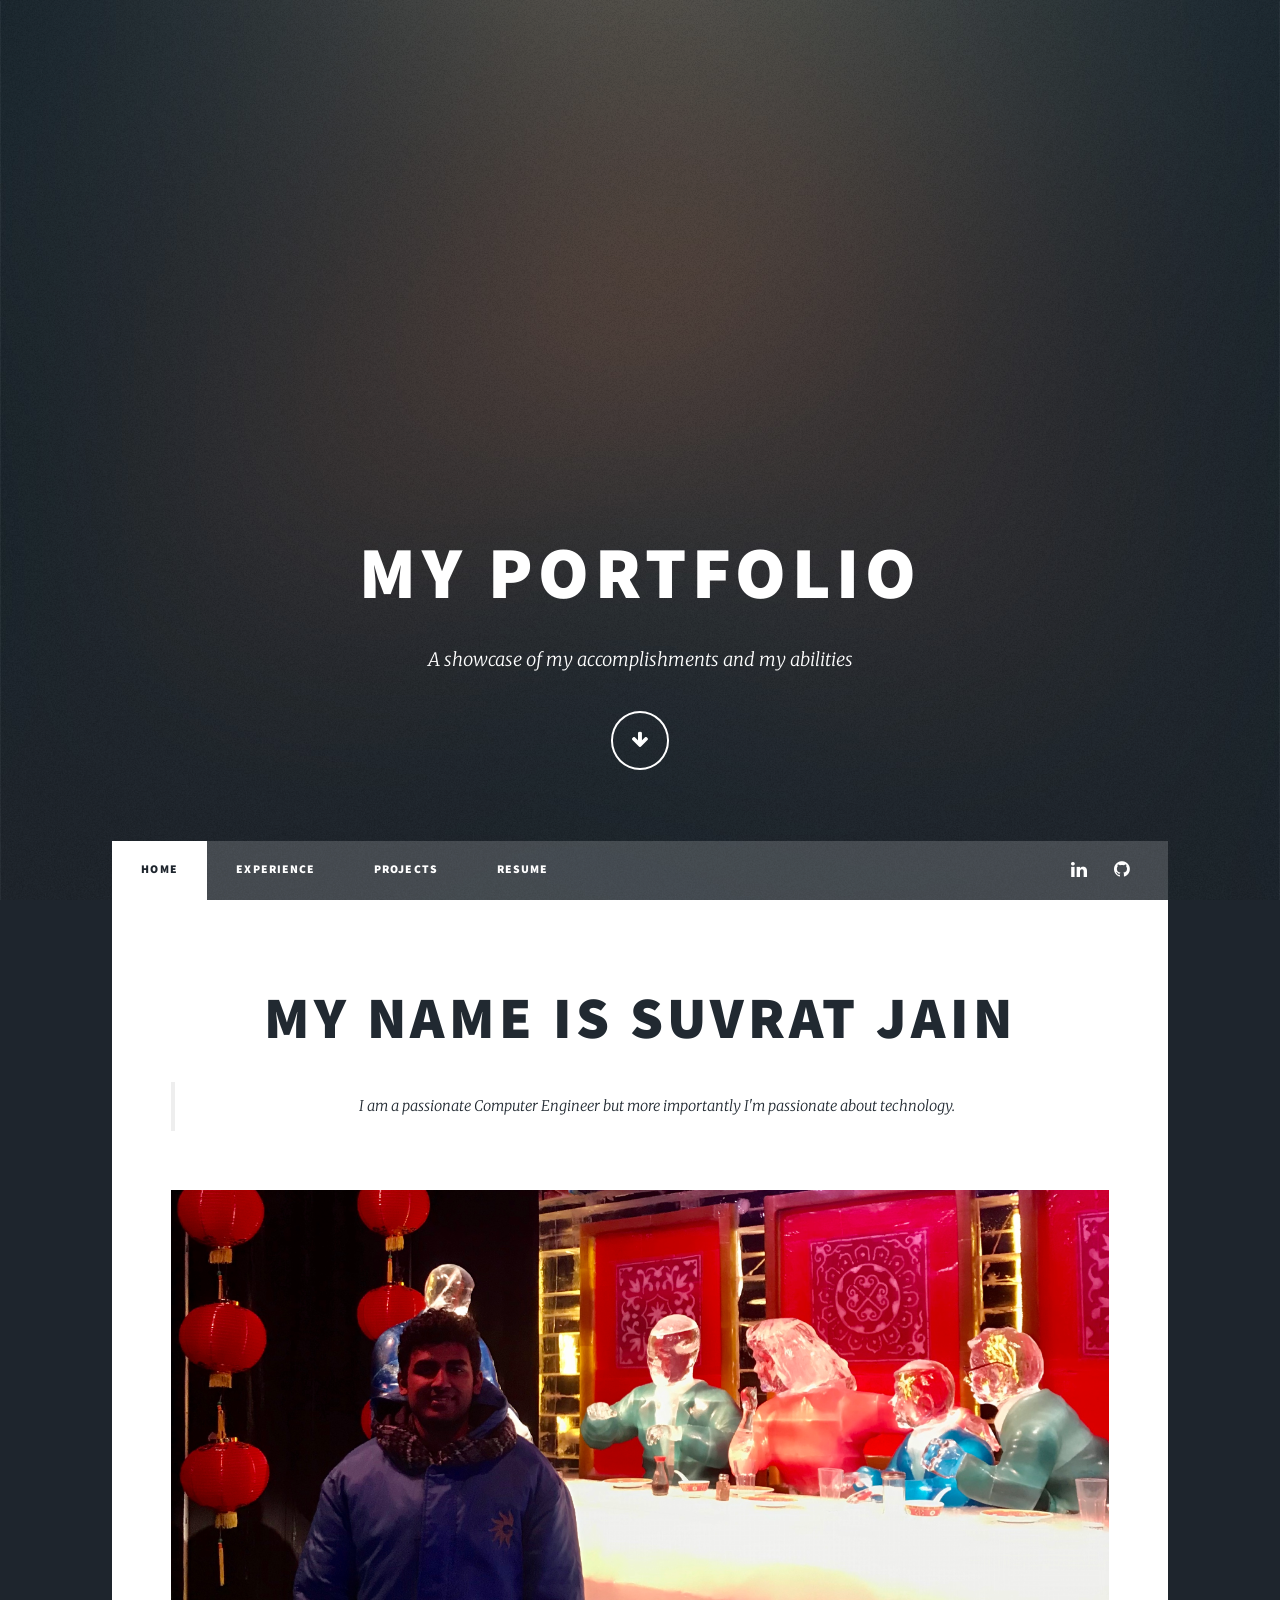
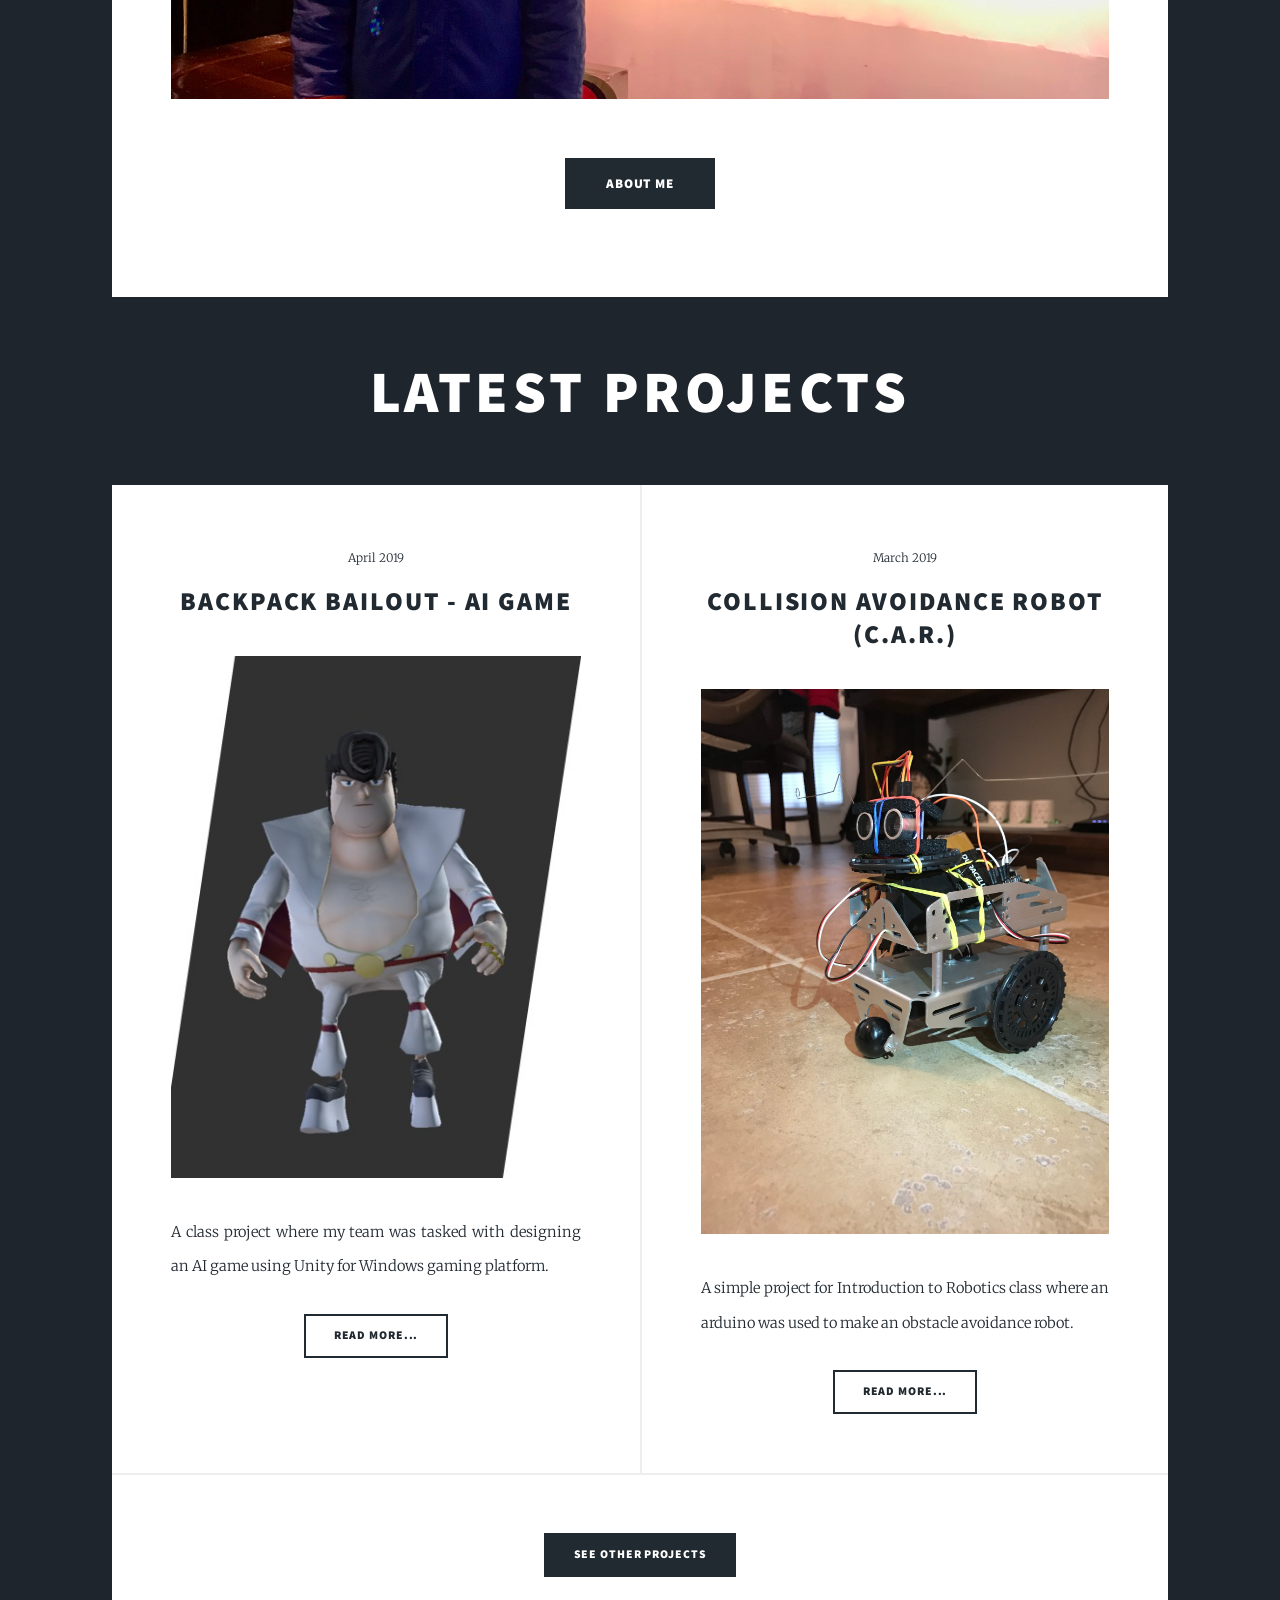
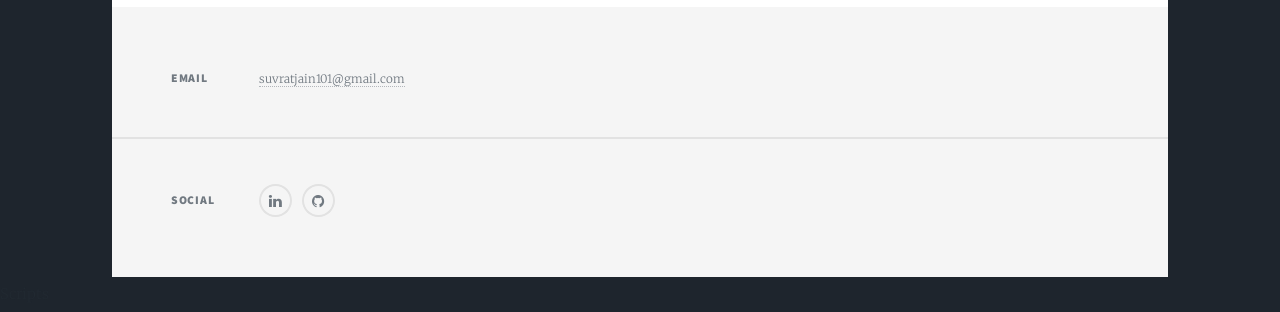
<file: index.html>
<!DOCTYPE HTML>
<!--
	My Portolfio by Suvrat Jain
	Template Credit: html5up.net | @ajlkn
-->
<html>
	<head>
		<title>My Portfolio</title>
		<meta charset="utf-8" />
		<meta name="viewport" content="width=device-width, initial-scale=1, user-scalable=no" />
		<link rel="stylesheet" href="assets/css/main.css" />
		<noscript><link rel="stylesheet" href="assets/css/noscript.css" /></noscript>
	</head>
	<body class="is-preload">

		<!-- Wrapper -->
        <div id="wrapper" class="fade-in">

            <!-- Intro -->
            <div id="intro">
                <h1>My Portfolio<br /></h1>
                <p>A showcase of my accomplishments and my abilities</p>
                <ul class="actions">
                    <li><a href="#header" class="button icon solo fa-arrow-down scrolly">Continue</a></li>
                </ul>
            </div>

            <!-- Header -->
            <header id="header">
                <a href="index.html" class="logo">Welcome</a>
            </header>

            <!-- Nav -->
            <nav id="nav">
                <ul class="links">
                    <li class="active"><a href="index.html#header">Home</a></li>
                    <li><a href="experience.html">Experience</a></li>
                    <li><a href="projects.html">Projects</a></li>
                    <li><a href="resume.html">Resume</a></li>
                </ul>
                <ul class="icons">
                    <li><a href="https://www.linkedin.com/in/suvratjain97/" class="icon fa-linkedin"><span class="label">LinkedIn</span></a></li>
                    <li><a href="https://github.com/suvratjain12" class="icon fa-github"><span class="label">GitHub</span></a></li>
                </ul>
            </nav>

            <!-- Main -->
            <div id="main">

                <!-- Featured Post -->
                <article class="post featured">
                    <header class="major">
                        <h1>My Name is Suvrat Jain<br /></h1>
                        <blockquote>
                            <center>I am a passionate Computer Engineer but more importantly I'm passionate about technology.</center>
                        </blockquote>
                    </header>
                    <a href="aboutme.html#main" class="image main"><img src="images/cover-3.jpg" alt="" align="middle" /></a>

                    <ul class="actions special">
                        <li><a href="aboutme.html#main" class="button primary large">About Me</a></li>
                    </ul>

                </article>
              </div>

                <header class="major">
                        <h1>
                            <font color="white">
                                <br />Latest Projects<br />
                            </font>
                        </h1>
                </header>

                <div id="main">
                    <section class="posts">
                        <article>
                            <header>
                                <span class="date">April 2019</span>
                                <h2>
                                    <a href="projects.html#backpack_bailout">
                                        Backpack Bailout - AI Game<br />
                                    </a>
                                </h2>
                            </header>
                            <a href="projects.html#backpack_bailout" class="image fit"><img src="images/Chad.jpg" alt="" /></a>
                            <p>
                                A class project where my team was tasked with designing an AI game using Unity for Windows gaming platform.
                            </p>
                            <ul class="actions special">
                                <li><a href="projects.html#backpack_bailout" class="button">Read More...</a></li>
                            </ul>
                        </article>

                        <article>
                            <header>
                                <span class="date">March 2019</span>
                                <h2>
                                    <a href="projects.html#collision_avoidance_robot">
                                        Collision Avoidance Robot<br />
                                        (C.A.R.)<br />
                                    </a>
                                </h2>
                            </header>
                            <a href="projects.html#collision_avoidance_robot" class="image fit"><img src="images/CAR.jpg" alt="" /></a>
                            <p>
                                A simple project for Introduction to Robotics class where an arduino was used to make an obstacle avoidance robot.
                            </p>
                            <ul class="actions special">
                                <li><a href="projects.html#collision_avoidance_robot" class="button">Read More...</a></li>
                            </ul>
                        </article>

                        <!--<article>
            <header>
                <span class="date">May 2018</span>
                <h2>
                    <a href="#">
                        Rock Paper Scissor Android Game<br />
                    </a>
                </h2>
            </header>
            <a href="#" class="image fit"><img src="images/RPSx.jpg" alt="" /></a>
            <p>
                I did this project for IEEE Power and Energy Society. The task was to simulate an electrical network and show how passive components affect the current and voltage in a circuit via water.
            </p>
            <ul class="actions special">
                <li><a href="#" class="button">Read More</a></li>
            </ul>
        </article>

        <article>
            <header>
                <span class="date">May 2018</span>
                <h2>
                    <a href="#">
                        Water Analogy of a Circuit<br />
                    </a>
                </h2>
            </header>
            <a href="#" class="image fit"><img src="images/IEEE_PCB.jpeg" alt="" /></a>
            <p>
                I did this project for IEEE Power and Energy Society. The task was to simulate an electrical network and show how passive components affect the current and voltage in a circuit via water.
            </p>
            <ul class="actions special">
                <li><a href="#" class="button">Read More</a></li>
            </ul>
        </article>-->

                    </section>


                    <!-- link to projects.html -->
                    <ul class="actions special">
                        <li><a href="projects.html" class="button primary">See Other Projects</a></li>
                    </ul>

                </div>

            <!-- Footer -->
            <footer id="footer">
                <section class="split contact">
                    <section>
                        <h3>Email</h3>
                        <p><a href="#">suvratjain101@gmail.com</a></p>
                    </section>
                    <section>
                        <h3>Social</h3>
                        <ul class="icons alt">
                            <li><a href="https://www.linkedin.com/in/suvratjain97/" class="icon alt fa-linkedin"><span class="label">LinkedIn</span></a></li>
                            <li><a href="https://github.com/suvratjain12" class="icon alt fa-github"><span class="label">GitHub</span></a></li>
                        </ul>
                    </section>
                </section>
            </footer>

        </div>

     Scripts 
            <script src="assets/js/jquery.min.js"></script>
            <script src="assets/js/jquery.scrollex.min.js"></script>
            <script src="assets/js/jquery.scrolly.min.js"></script>
            <script src="assets/js/browser.min.js"></script>
            <script src="assets/js/breakpoints.min.js"></script>
            <script src="assets/js/util.js"></script>
            <script src="assets/js/main.js"></script>

</body>
</html>
</file>
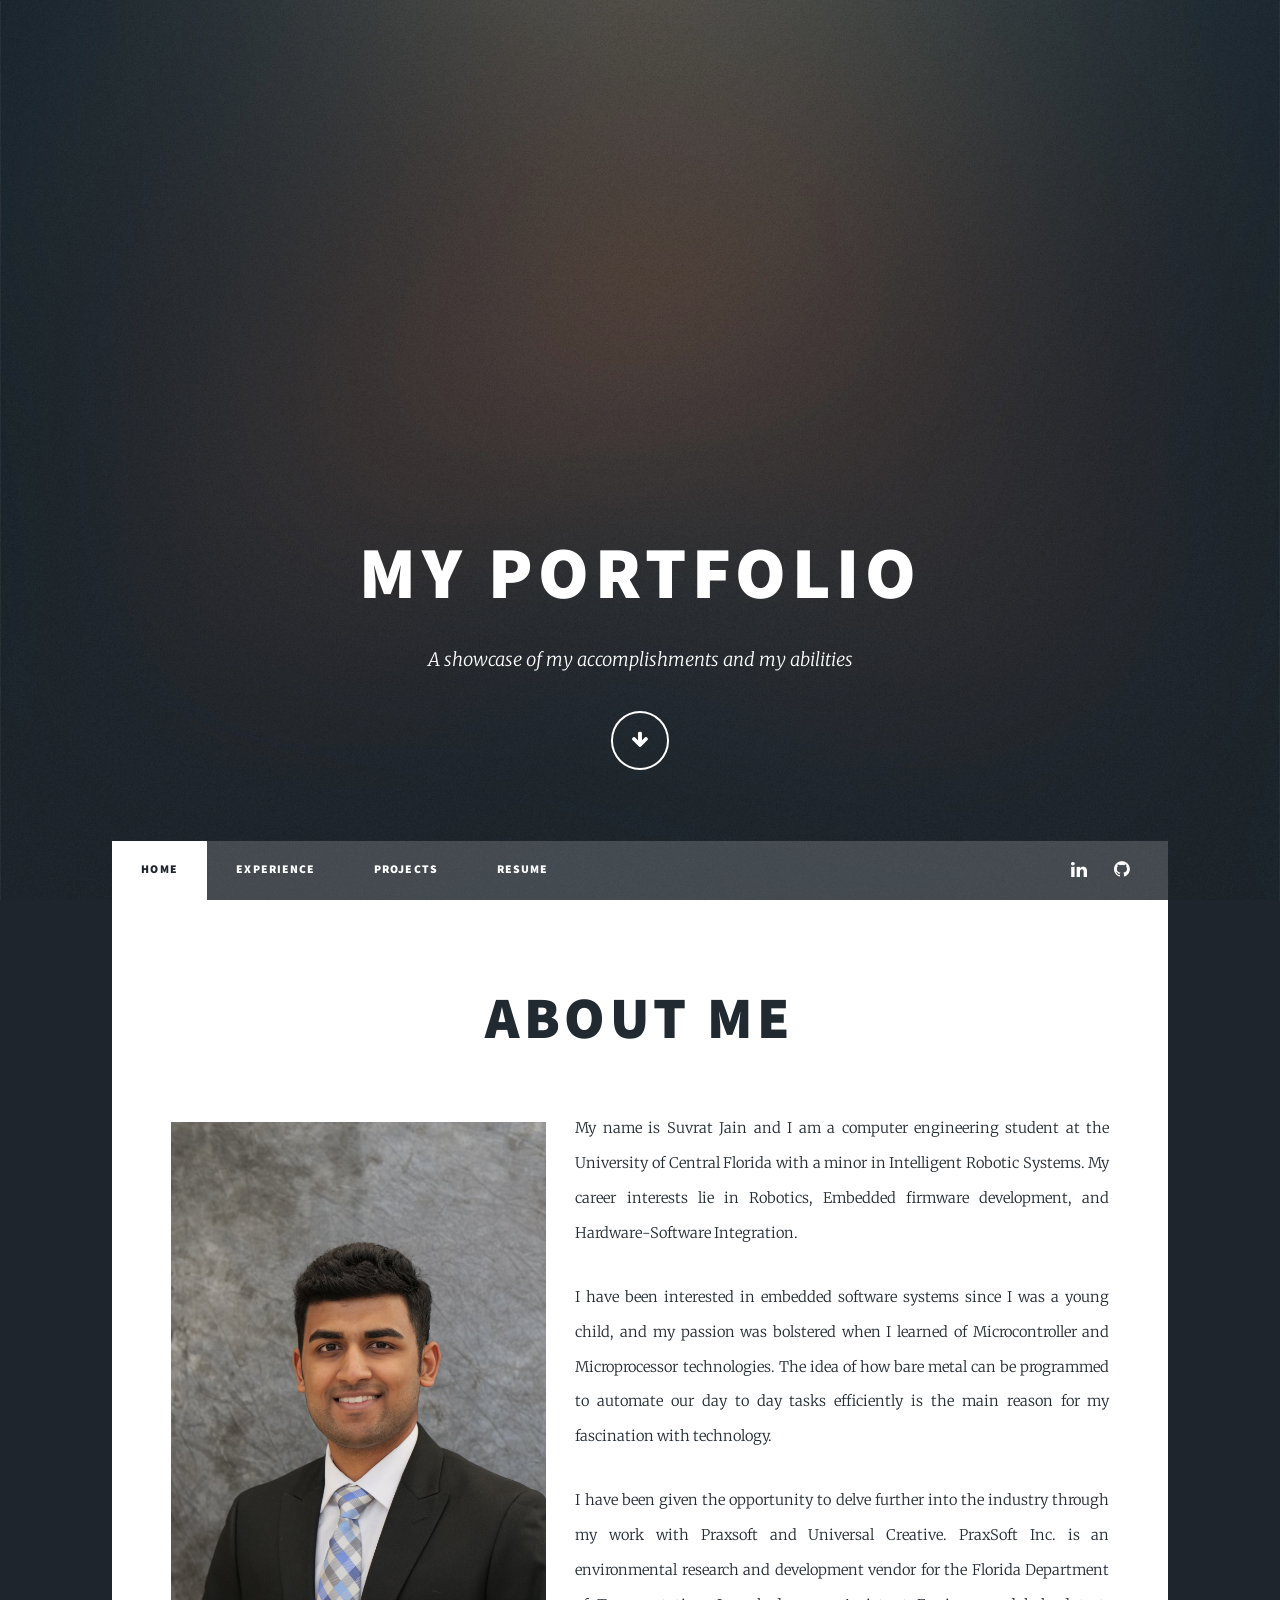
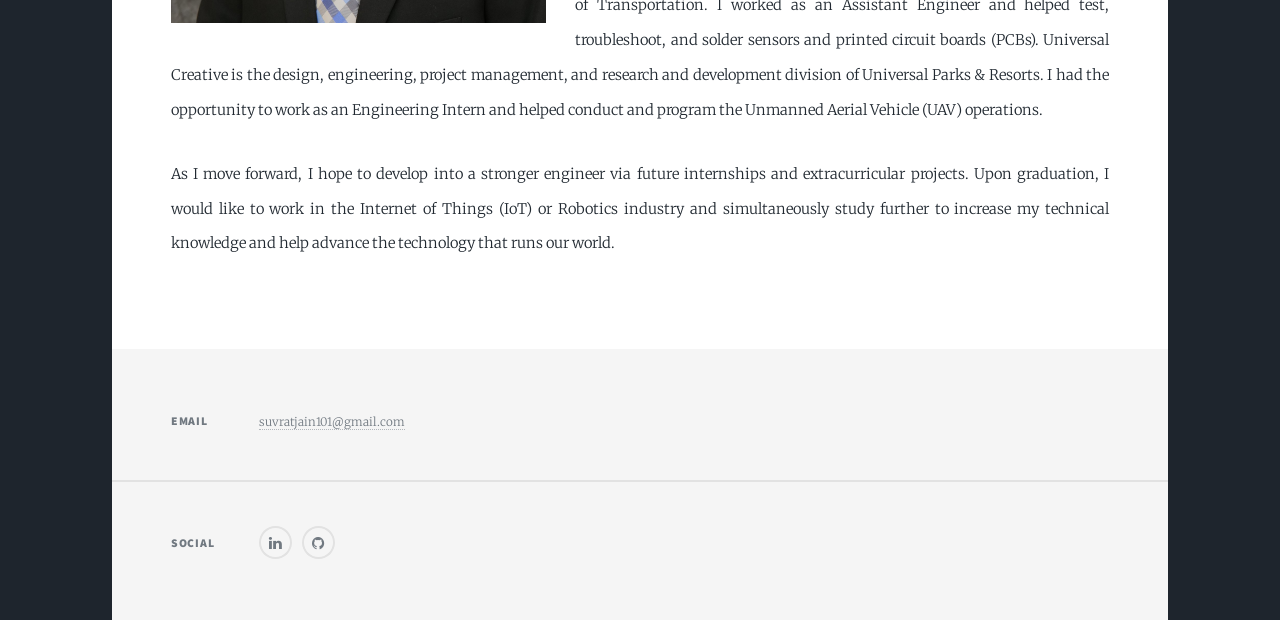
<file: aboutme.html>
﻿<!DOCTYPE HTML>
<!--
    My Portolfio by Suvrat Jain
    Template Credit: html5up.net | @ajlkn
-->
<html>
<head>
    <title>My Portfolio</title>
    <meta charset="utf-8" />
    <meta name="viewport" content="width=device-width, initial-scale=1, user-scalable=no" />
    <link rel="stylesheet" href="assets/css/main.css" />
    <noscript><link rel="stylesheet" href="assets/css/noscript.css" /></noscript>
</head>
<body class="is-preload">

    <!-- Wrapper -->
    <div id="wrapper" class="fade-in">

        <!-- Intro -->
        <div id="intro">
            <h1>My Portfolio<br /></h1>
            <p>A showcase of my accomplishments and my abilities</p>
            <ul class="actions">
                <li><a href="#header" class="button icon solo fa-arrow-down scrolly">Continue</a></li>
            </ul>
        </div>

        <!-- Header -->
        <header id="header">
            <a href="index.html" class="logo">Welcome</a>
        </header>

        <!-- Nav -->
        <nav id="nav">
            <ul class="links">
                <li class="active"><a href="index.html#header">Home</a></li>
                <li><a href="experience.html">Experience</a></li>
                <li><a href="projects.html">Projects</a></li>
                <li><a href="resume.html">Resume</a></li>
            </ul>
            <ul class="icons">
                <li><a href="https://www.linkedin.com/in/suvratjain97/" class="icon fa-linkedin"><span class="label">LinkedIn</span></a></li>
                <li><a href="https://github.com/suvratjain12" class="icon fa-github"><span class="label">GitHub</span></a></li>
            </ul>
        </nav>

        <!-- Main -->
        <div id="main">

            <!-- Featured Post -->
            <article class="post featured">
                <header class="major">
                    <h2><a href="#">About Me<br /></a></h2>
                </header>
                    <span class="image left"><img src="images/LinkedIn.jpg" alt="" /></span>
                <!-- Intro -->
                 <p>My name is Suvrat Jain and I am a computer engineering student at the University of Central Florida with a minor in Intelligent Robotic Systems. My career interests lie in Robotics, Embedded firmware development, and Hardware-Software Integration. </p>
                <!-- Paragraph 1 --> 
                 <p>I have been interested in embedded software systems since I was a young child, and my passion was bolstered when I learned of Microcontroller and Microprocessor technologies. The idea of how bare metal can be programmed to automate our day to day tasks efficiently is the main reason for my fascination with technology.</p>
                <!-- Paragraph 2  -->
                 <p>I have been given the opportunity to delve further into the industry through my work with Praxsoft and Universal Creative. PraxSoft Inc. is an environmental research and development vendor for the Florida Department of Transportation. I worked as an Assistant Engineer and helped test, troubleshoot, and solder sensors and printed circuit boards (PCBs). Universal Creative is the design, engineering, project management, and research and development division of Universal Parks & Resorts. I had the opportunity to work as an Engineering Intern and helped conduct and program the Unmanned Aerial Vehicle (UAV) operations.</p>
                <!-- The End -->
                 <p>As I move forward, I hope to develop into a stronger engineer via future internships and extracurricular projects. Upon graduation, I would like to work in the Internet of Things (IoT) or Robotics industry and simultaneously study further to increase my technical knowledge and help advance the technology that runs our world.</p>
            </article>

        </div>

        <!-- Footer -->
        <footer id="footer">
            <section class="split contact">
                <section>
                    <h3>Email</h3>
                    <p><a href="#">suvratjain101@gmail.com</a></p>
                </section>
                <section>
                    <h3>Social</h3>
                    <ul class="icons alt">
                        <li><a href="https://www.linkedin.com/in/suvratjain97/" class="icon alt fa-linkedin"><span class="label">LinkedIn</span></a></li>
                        <li><a href="https://github.com/suvratjain12" class="icon alt fa-github"><span class="label">GitHub</span></a></li>
                    </ul>
                </section>
            </section>
        </footer>

        <!-- Copyright
                    <div id="copyright">
                        <ul><li>Design: <a href="https://html5up.net">HTML5 UP</a></li></ul>
                    </div>

            </div>

        <!-- Scripts -->
        <script src="assets/js/jquery.min.js"></script>
        <script src="assets/js/jquery.scrollex.min.js"></script>
        <script src="assets/js/jquery.scrolly.min.js"></script>
        <script src="assets/js/browser.min.js"></script>
        <script src="assets/js/breakpoints.min.js"></script>
        <script src="assets/js/util.js"></script>
        <script src="assets/js/main.js"></script>

</body>
</html>
</file>
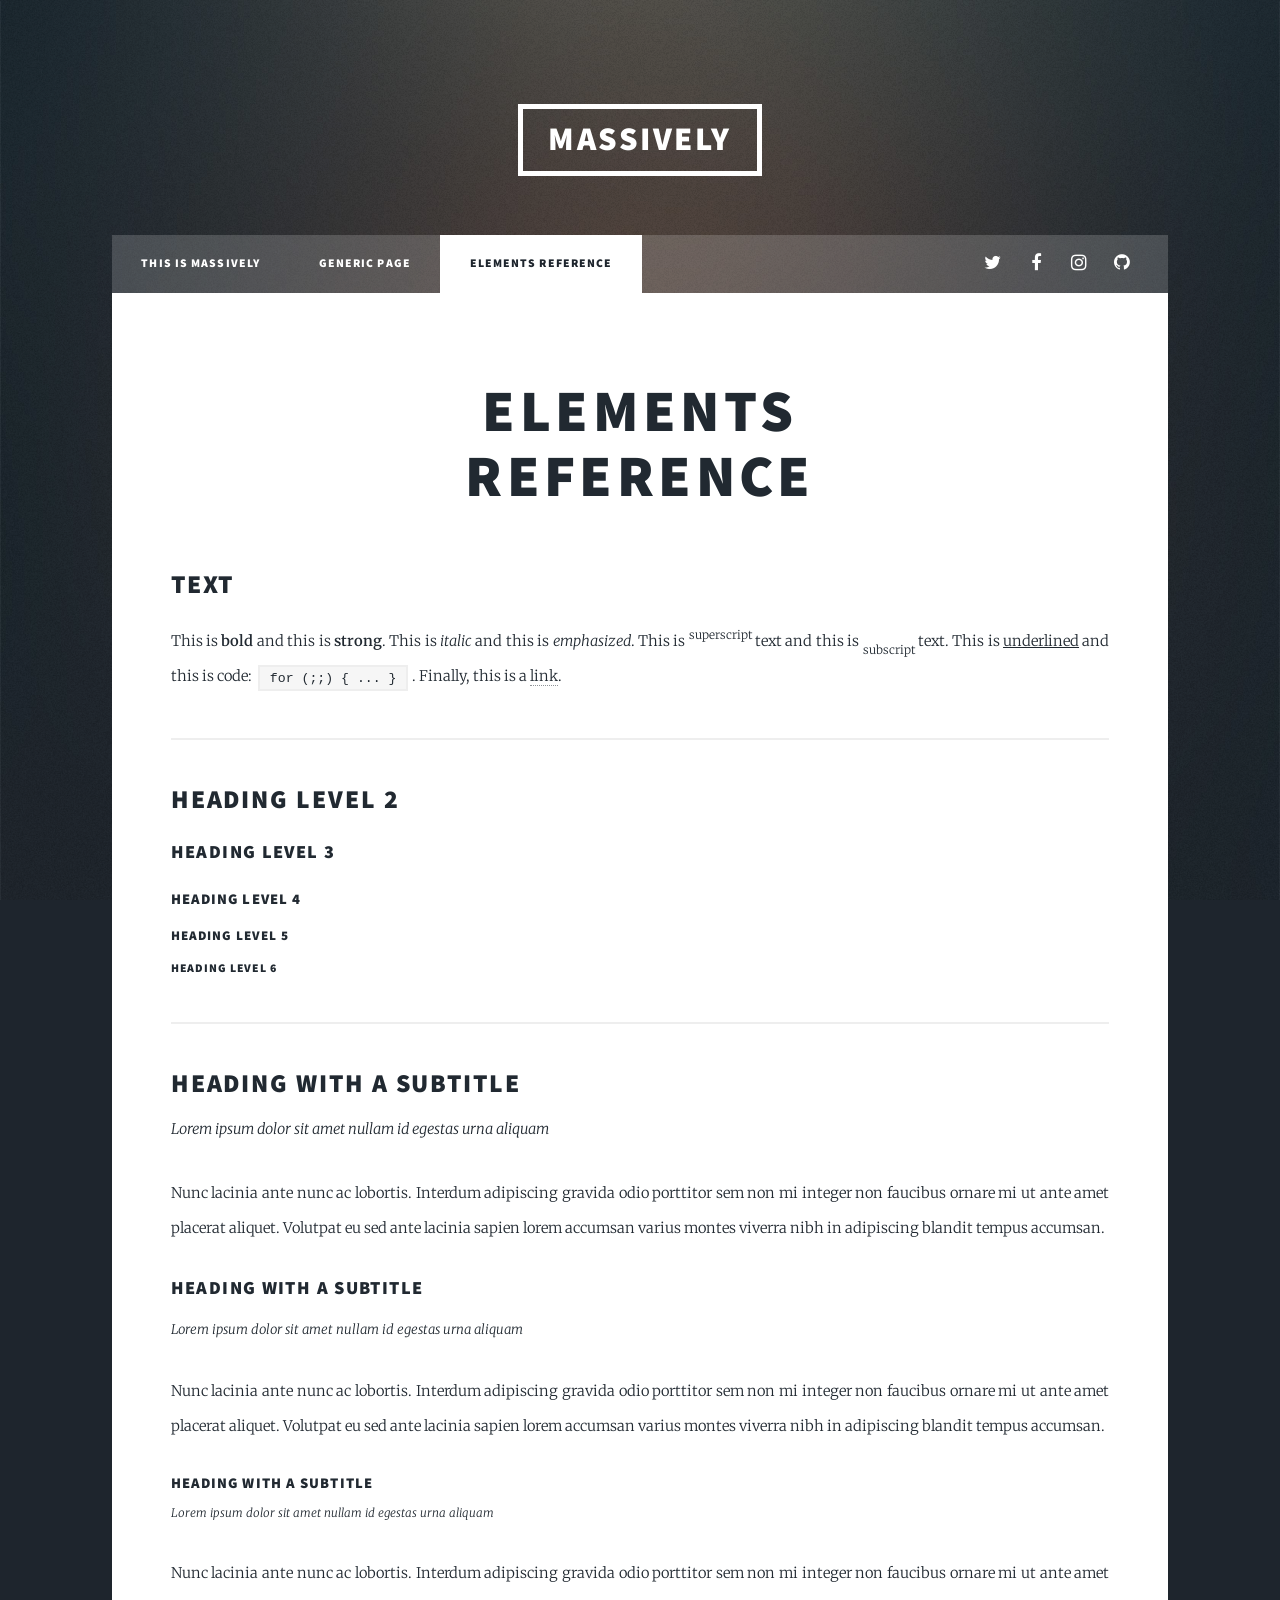
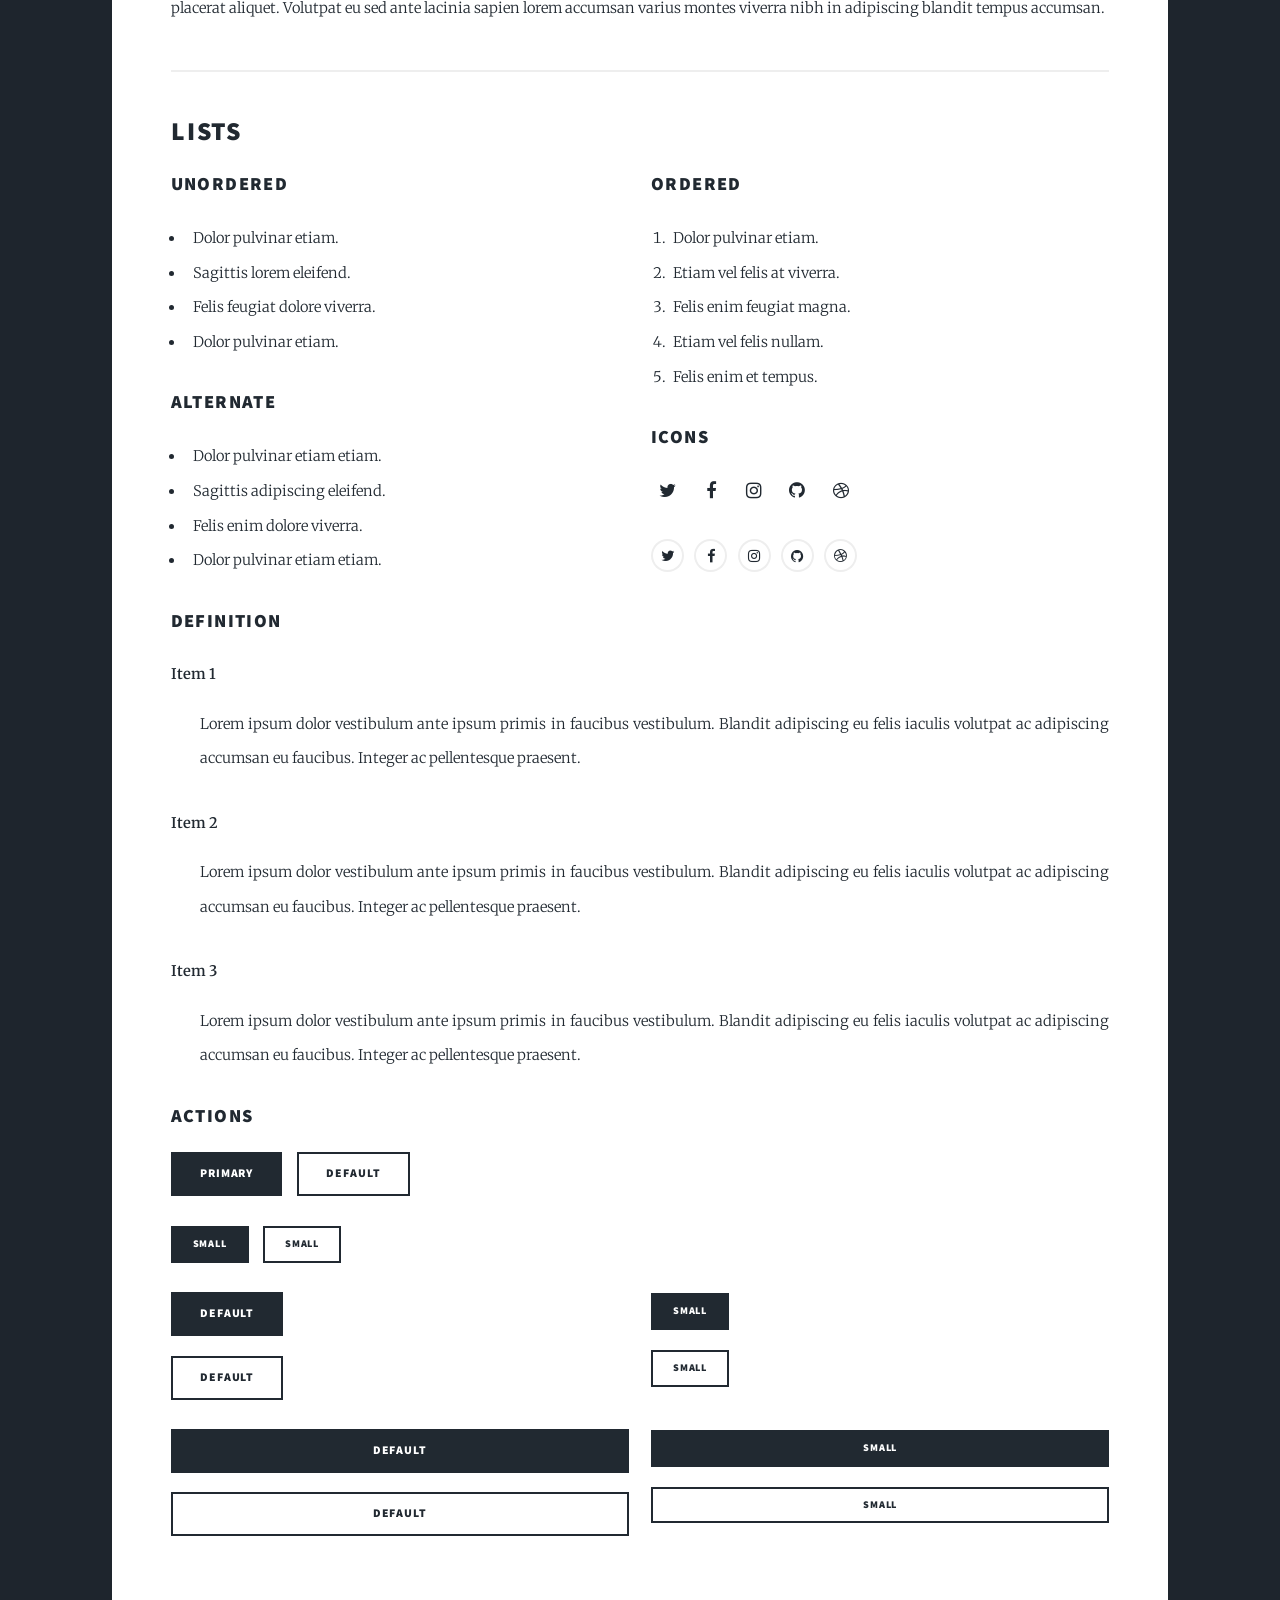
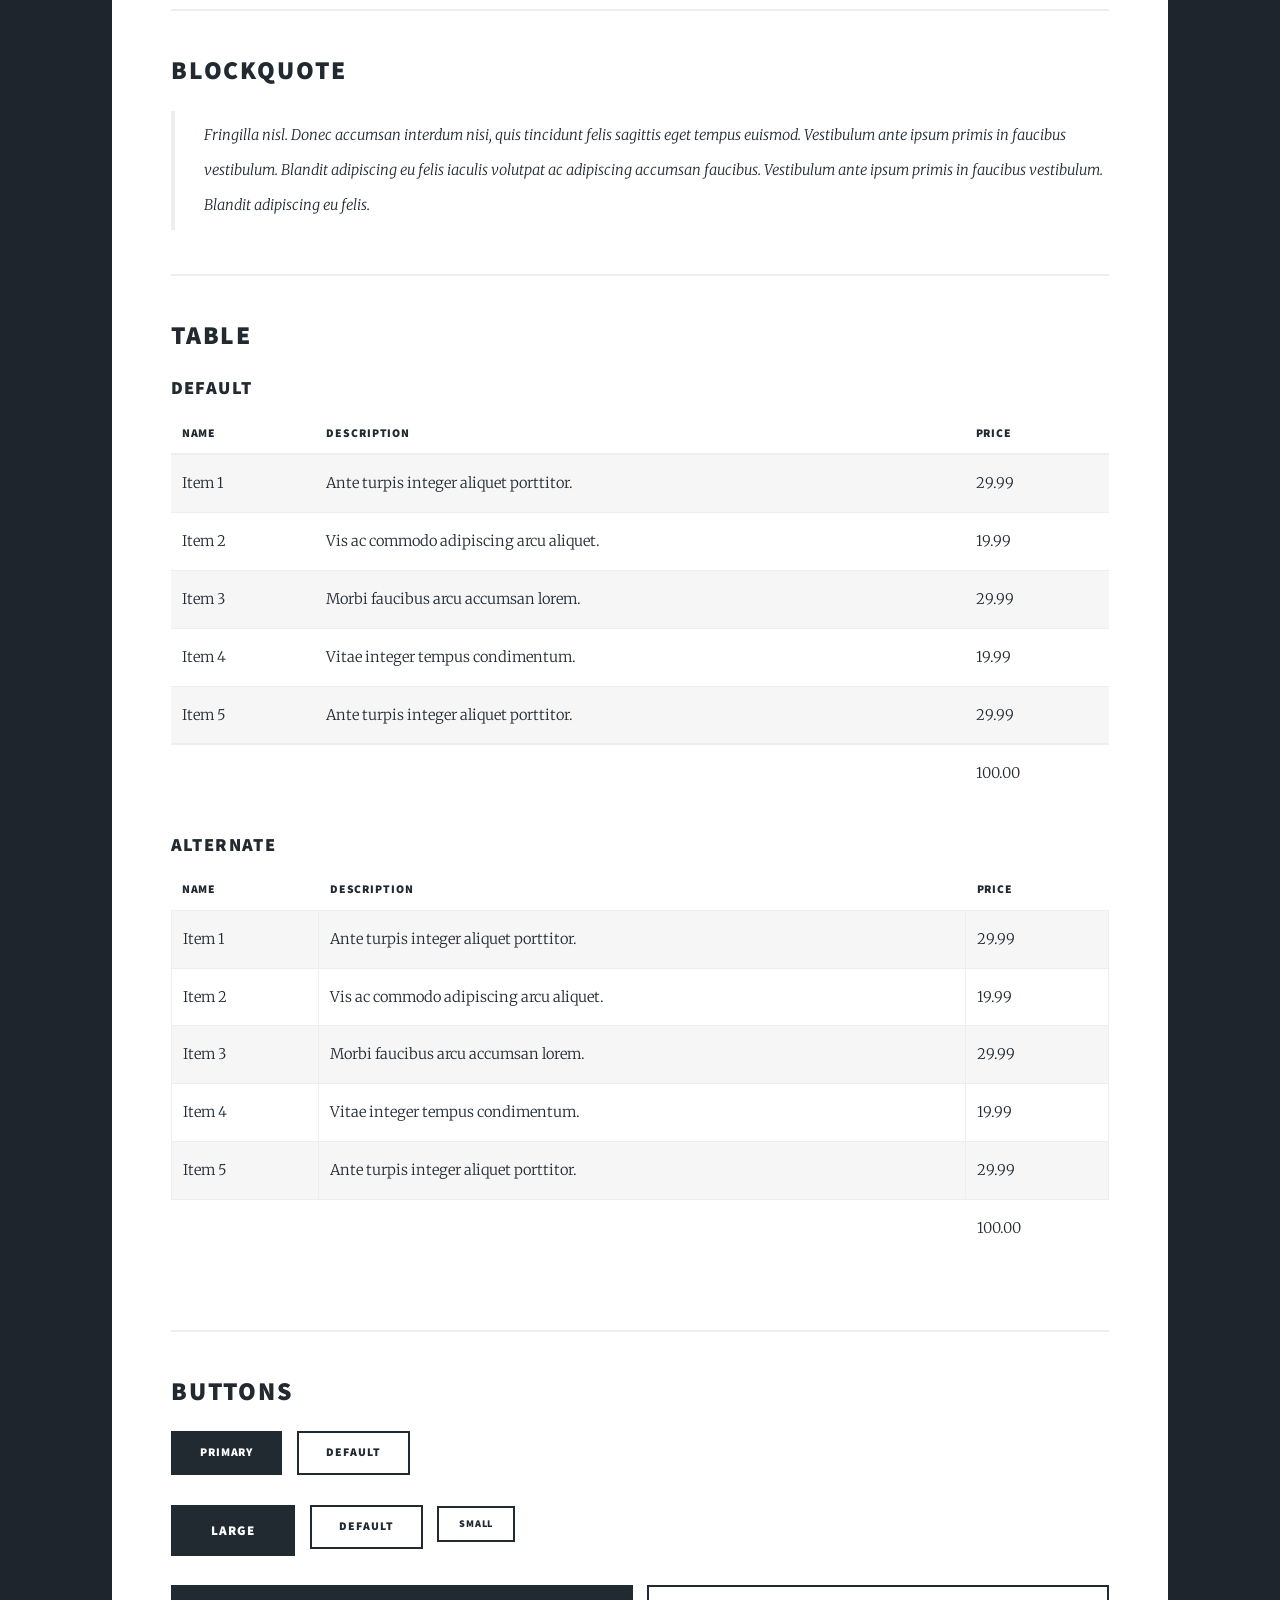
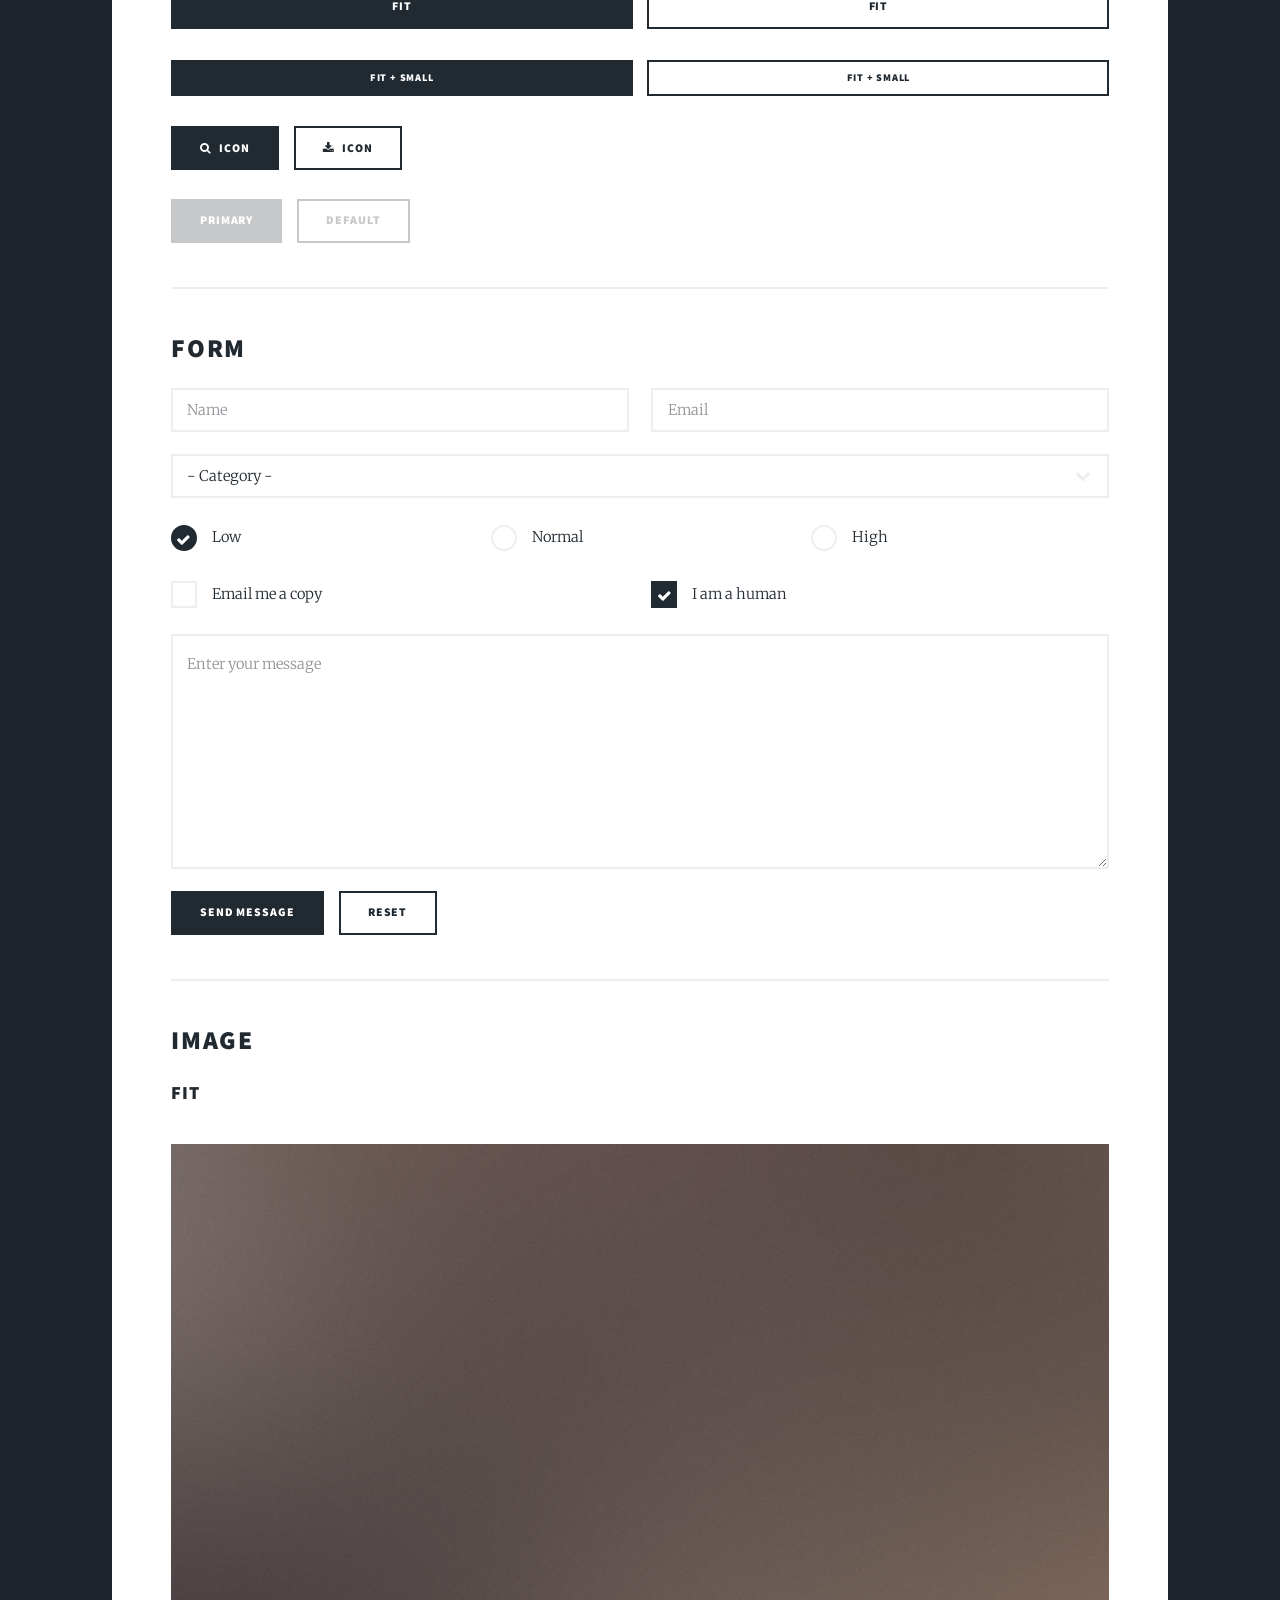
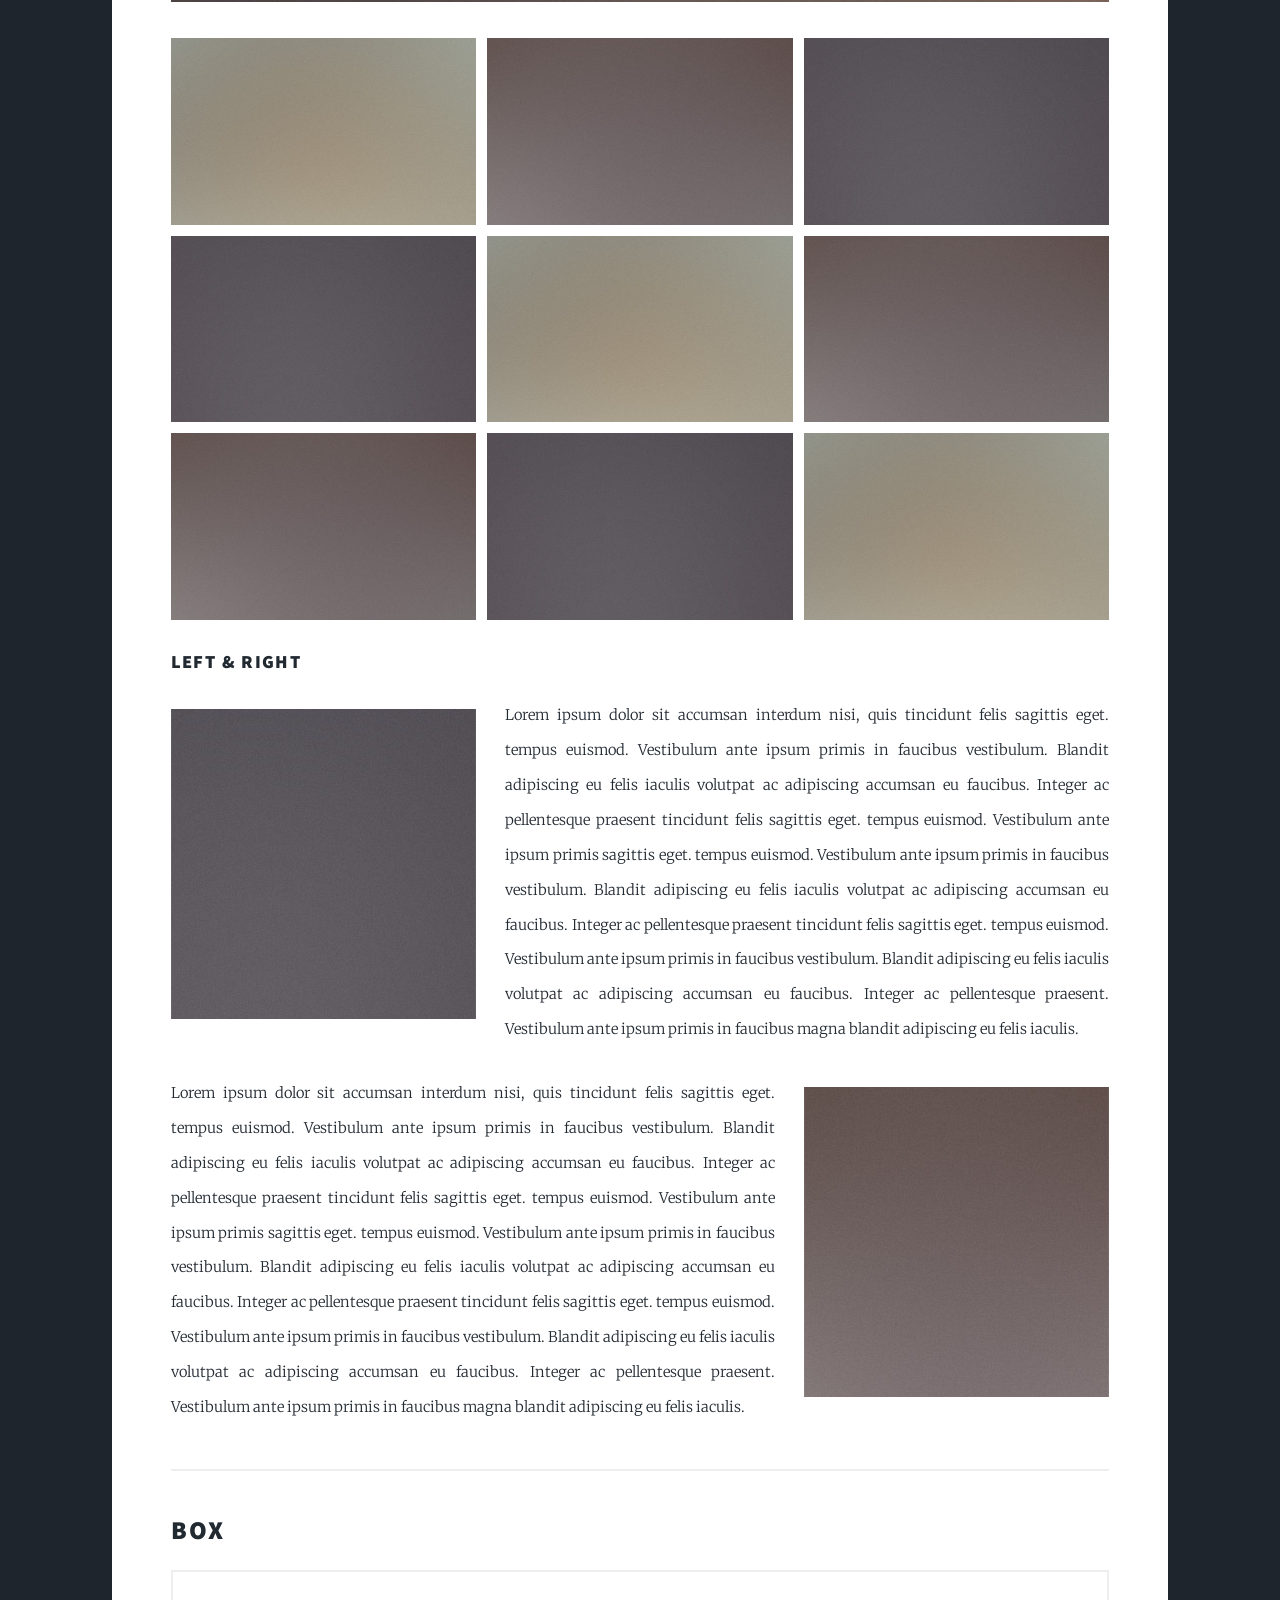
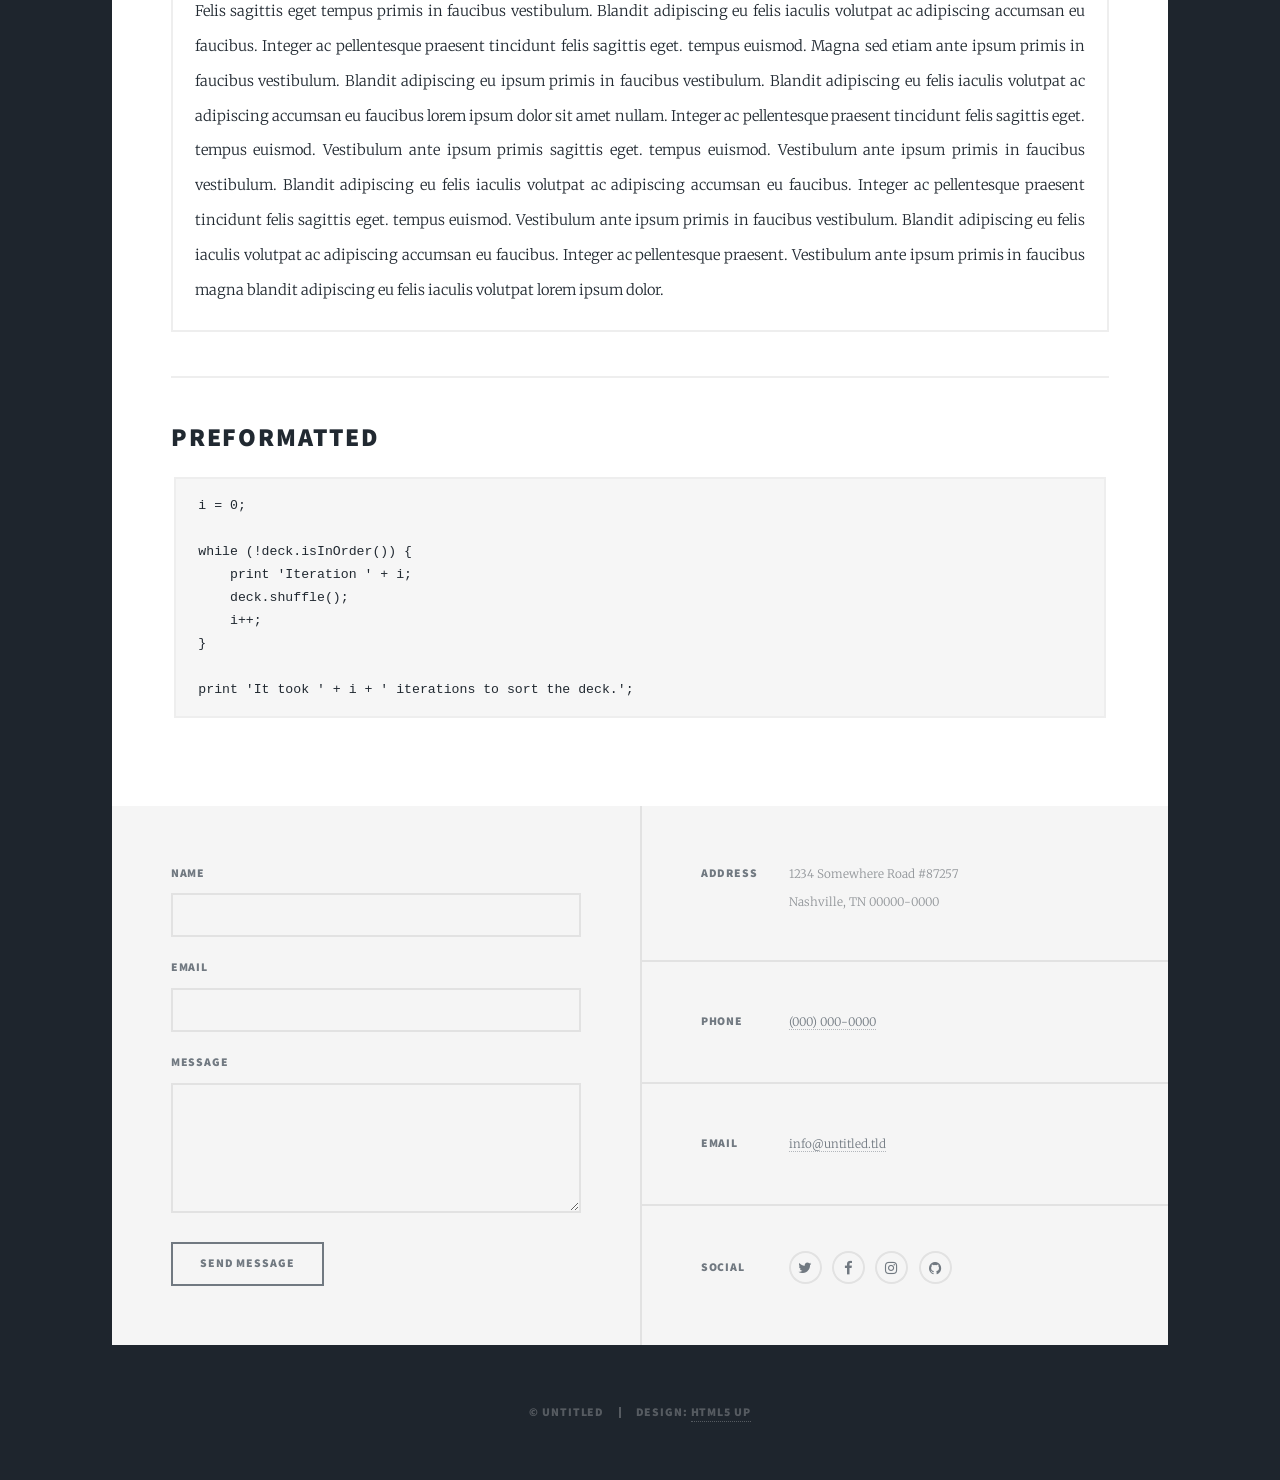
<file: elements.html>
<!DOCTYPE HTML>
<!--
	Massively by HTML5 UP
	html5up.net | @ajlkn
	Free for personal and commercial use under the CCA 3.0 license (html5up.net/license)
-->
<html>
	<head>
		<title>Elements Reference - Massively by HTML5 UP</title>
		<meta charset="utf-8" />
		<meta name="viewport" content="width=device-width, initial-scale=1, user-scalable=no" />
		<link rel="stylesheet" href="assets/css/main.css" />
		<noscript><link rel="stylesheet" href="assets/css/noscript.css" /></noscript>
	</head>
	<body class="is-preload">

		<!-- Wrapper -->
			<div id="wrapper">

				<!-- Header -->
					<header id="header">
						<a href="index.html" class="logo">Massively</a>
					</header>

				<!-- Nav -->
					<nav id="nav">
						<ul class="links">
							<li><a href="index.html">This is Massively</a></li>
							<li><a href="generic.html">Generic Page</a></li>
							<li class="active"><a href="elements.html">Elements Reference</a></li>
						</ul>
						<ul class="icons">
							<li><a href="#" class="icon fa-twitter"><span class="label">Twitter</span></a></li>
							<li><a href="#" class="icon fa-facebook"><span class="label">Facebook</span></a></li>
							<li><a href="#" class="icon fa-instagram"><span class="label">Instagram</span></a></li>
							<li><a href="#" class="icon fa-github"><span class="label">GitHub</span></a></li>
						</ul>
					</nav>

				<!-- Main -->
					<div id="main">

						<!-- Post -->
							<section class="post">
								<header class="major">
									<h1>Elements<br />
									Reference</h1>
								</header>

								<!-- Text stuff -->
									<h2>Text</h2>
									<p>This is <b>bold</b> and this is <strong>strong</strong>. This is <i>italic</i> and this is <em>emphasized</em>.
									This is <sup>superscript</sup> text and this is <sub>subscript</sub> text.
									This is <u>underlined</u> and this is code: <code>for (;;) { ... }</code>.
									Finally, this is a <a href="#">link</a>.</p>
									<hr />
									<h2>Heading Level 2</h2>
									<h3>Heading Level 3</h3>
									<h4>Heading Level 4</h4>
									<h5>Heading Level 5</h5>
									<h6>Heading Level 6</h6>
									<hr />
									<header>
										<h2>Heading with a Subtitle</h2>
										<p>Lorem ipsum dolor sit amet nullam id egestas urna aliquam</p>
									</header>
									<p>Nunc lacinia ante nunc ac lobortis. Interdum adipiscing gravida odio porttitor sem non mi integer non faucibus ornare mi ut ante amet placerat aliquet. Volutpat eu sed ante lacinia sapien lorem accumsan varius montes viverra nibh in adipiscing blandit tempus accumsan.</p>
									<header>
										<h3>Heading with a Subtitle</h3>
										<p>Lorem ipsum dolor sit amet nullam id egestas urna aliquam</p>
									</header>
									<p>Nunc lacinia ante nunc ac lobortis. Interdum adipiscing gravida odio porttitor sem non mi integer non faucibus ornare mi ut ante amet placerat aliquet. Volutpat eu sed ante lacinia sapien lorem accumsan varius montes viverra nibh in adipiscing blandit tempus accumsan.</p>
									<header>
										<h4>Heading with a Subtitle</h4>
										<p>Lorem ipsum dolor sit amet nullam id egestas urna aliquam</p>
									</header>
									<p>Nunc lacinia ante nunc ac lobortis. Interdum adipiscing gravida odio porttitor sem non mi integer non faucibus ornare mi ut ante amet placerat aliquet. Volutpat eu sed ante lacinia sapien lorem accumsan varius montes viverra nibh in adipiscing blandit tempus accumsan.</p>

									<hr />

								<!-- Lists -->
									<h2>Lists</h2>
									<div class="row">
										<div class="col-6 col-12-small">

											<h3>Unordered</h3>
											<ul>
												<li>Dolor pulvinar etiam.</li>
												<li>Sagittis lorem eleifend.</li>
												<li>Felis feugiat dolore viverra.</li>
												<li>Dolor pulvinar etiam.</li>
											</ul>

											<h3>Alternate</h3>
											<ul class="alt">
												<li>Dolor pulvinar etiam etiam.</li>
												<li>Sagittis adipiscing eleifend.</li>
												<li>Felis enim dolore viverra.</li>
												<li>Dolor pulvinar etiam etiam.</li>
											</ul>

										</div>
										<div class="col-6 col-12-small">

											<h3>Ordered</h3>
											<ol>
												<li>Dolor pulvinar etiam.</li>
												<li>Etiam vel felis at viverra.</li>
												<li>Felis enim feugiat magna.</li>
												<li>Etiam vel felis nullam.</li>
												<li>Felis enim et tempus.</li>
											</ol>

											<h3>Icons</h3>
											<ul class="icons">
												<li><a href="#" class="icon fa-twitter"><span class="label">Twitter</span></a></li>
												<li><a href="#" class="icon fa-facebook"><span class="label">Facebook</span></a></li>
												<li><a href="#" class="icon fa-instagram"><span class="label">Instagram</span></a></li>
												<li><a href="#" class="icon fa-github"><span class="label">Github</span></a></li>
												<li><a href="#" class="icon fa-dribbble"><span class="label">Dribbble</span></a></li>
											</ul>
											<ul class="icons alt">
												<li><a href="#" class="icon alt fa-twitter"><span class="label">Twitter</span></a></li>
												<li><a href="#" class="icon alt fa-facebook"><span class="label">Facebook</span></a></li>
												<li><a href="#" class="icon alt fa-instagram"><span class="label">Instagram</span></a></li>
												<li><a href="#" class="icon alt fa-github"><span class="label">Github</span></a></li>
												<li><a href="#" class="icon alt fa-dribbble"><span class="label">Dribbble</span></a></li>
											</ul>

										</div>
									</div>
									<h3>Definition</h3>
									<dl>
										<dt>Item 1</dt>
										<dd>
											<p>Lorem ipsum dolor vestibulum ante ipsum primis in faucibus vestibulum. Blandit adipiscing eu felis iaculis volutpat ac adipiscing accumsan eu faucibus. Integer ac pellentesque praesent.</p>
										</dd>
										<dt>Item 2</dt>
										<dd>
											<p>Lorem ipsum dolor vestibulum ante ipsum primis in faucibus vestibulum. Blandit adipiscing eu felis iaculis volutpat ac adipiscing accumsan eu faucibus. Integer ac pellentesque praesent.</p>
										</dd>
										<dt>Item 3</dt>
										<dd>
											<p>Lorem ipsum dolor vestibulum ante ipsum primis in faucibus vestibulum. Blandit adipiscing eu felis iaculis volutpat ac adipiscing accumsan eu faucibus. Integer ac pellentesque praesent.</p>
										</dd>
									</dl>

									<h3>Actions</h3>
									<ul class="actions">
										<li><a href="#" class="button primary">Primary</a></li>
										<li><a href="#" class="button">Default</a></li>
									</ul>
									<ul class="actions small">
										<li><a href="#" class="button primary small">Small</a></li>
										<li><a href="#" class="button small">Small</a></li>
									</ul>
									<div class="row">
										<div class="col-6 col-12-small">
											<ul class="actions stacked">
												<li><a href="#" class="button primary">Default</a></li>
												<li><a href="#" class="button">Default</a></li>
											</ul>
										</div>
										<div class="col-6 col-12-small">
											<ul class="actions stacked">
												<li><a href="#" class="button primary small">Small</a></li>
												<li><a href="#" class="button small">Small</a></li>
											</ul>
										</div>
									</div>
									<div class="row">
										<div class="col-6 col-12-small">
											<ul class="actions stacked">
												<li><a href="#" class="button primary fit">Default</a></li>
												<li><a href="#" class="button fit">Default</a></li>
											</ul>
										</div>
										<div class="col-6 col-12-small">
											<ul class="actions stacked">
												<li><a href="#" class="button primary small fit">Small</a></li>
												<li><a href="#" class="button small fit">Small</a></li>
											</ul>
										</div>
									</div>

									<hr />

								<!-- Blockquote -->
									<h2>Blockquote</h2>
									<blockquote>Fringilla nisl. Donec accumsan interdum nisi, quis tincidunt felis sagittis eget tempus euismod. Vestibulum ante ipsum primis in faucibus vestibulum. Blandit adipiscing eu felis iaculis volutpat ac adipiscing accumsan faucibus. Vestibulum ante ipsum primis in faucibus vestibulum. Blandit adipiscing eu felis.</blockquote>

									<hr />

								<!-- Table -->
									<h2>Table</h2>

									<h3>Default</h3>
									<div class="table-wrapper">
										<table>
											<thead>
												<tr>
													<th>Name</th>
													<th>Description</th>
													<th>Price</th>
												</tr>
											</thead>
											<tbody>
												<tr>
													<td>Item 1</td>
													<td>Ante turpis integer aliquet porttitor.</td>
													<td>29.99</td>
												</tr>
												<tr>
													<td>Item 2</td>
													<td>Vis ac commodo adipiscing arcu aliquet.</td>
													<td>19.99</td>
												</tr>
												<tr>
													<td>Item 3</td>
													<td> Morbi faucibus arcu accumsan lorem.</td>
													<td>29.99</td>
												</tr>
												<tr>
													<td>Item 4</td>
													<td>Vitae integer tempus condimentum.</td>
													<td>19.99</td>
												</tr>
												<tr>
													<td>Item 5</td>
													<td>Ante turpis integer aliquet porttitor.</td>
													<td>29.99</td>
												</tr>
											</tbody>
											<tfoot>
												<tr>
													<td colspan="2"></td>
													<td>100.00</td>
												</tr>
											</tfoot>
										</table>
									</div>

									<h3>Alternate</h3>
									<div class="table-wrapper">
										<table class="alt">
											<thead>
												<tr>
													<th>Name</th>
													<th>Description</th>
													<th>Price</th>
												</tr>
											</thead>
											<tbody>
												<tr>
													<td>Item 1</td>
													<td>Ante turpis integer aliquet porttitor.</td>
													<td>29.99</td>
												</tr>
												<tr>
													<td>Item 2</td>
													<td>Vis ac commodo adipiscing arcu aliquet.</td>
													<td>19.99</td>
												</tr>
												<tr>
													<td>Item 3</td>
													<td> Morbi faucibus arcu accumsan lorem.</td>
													<td>29.99</td>
												</tr>
												<tr>
													<td>Item 4</td>
													<td>Vitae integer tempus condimentum.</td>
													<td>19.99</td>
												</tr>
												<tr>
													<td>Item 5</td>
													<td>Ante turpis integer aliquet porttitor.</td>
													<td>29.99</td>
												</tr>
											</tbody>
											<tfoot>
												<tr>
													<td colspan="2"></td>
													<td>100.00</td>
												</tr>
											</tfoot>
										</table>
									</div>

									<hr />

								<!-- Buttons -->
									<h2>Buttons</h2>
									<ul class="actions">
										<li><a href="#" class="button primary">Primary</a></li>
										<li><a href="#" class="button">Default</a></li>
									</ul>
									<ul class="actions">
										<li><a href="#" class="button primary large">Large</a></li>
										<li><a href="#" class="button">Default</a></li>
										<li><a href="#" class="button small">Small</a></li>
									</ul>
									<ul class="actions fit">
										<li><a href="#" class="button primary fit">Fit</a></li>
										<li><a href="#" class="button fit">Fit</a></li>
									</ul>
									<ul class="actions fit small">
										<li><a href="#" class="button primary fit small">Fit + Small</a></li>
										<li><a href="#" class="button fit small">Fit + Small</a></li>
									</ul>
									<ul class="actions">
										<li><a href="#" class="button primary icon fa-search">Icon</a></li>
										<li><a href="#" class="button icon fa-download">Icon</a></li>
									</ul>
									<ul class="actions">
										<li><span class="button primary disabled">Primary</span></li>
										<li><span class="button disabled">Default</span></li>
									</ul>

									<hr />

								<!-- Form -->
									<h2>Form</h2>

									<form method="post" action="#">
										<div class="row gtr-uniform">
											<div class="col-6 col-12-xsmall">
												<input type="text" name="demo-name" id="demo-name" value="" placeholder="Name" />
											</div>
											<div class="col-6 col-12-xsmall">
												<input type="email" name="demo-email" id="demo-email" value="" placeholder="Email" />
											</div>
											<!-- Break -->
											<div class="col-12">
												<select name="demo-category" id="demo-category">
													<option value="">- Category -</option>
													<option value="1">Manufacturing</option>
													<option value="1">Shipping</option>
													<option value="1">Administration</option>
													<option value="1">Human Resources</option>
												</select>
											</div>
											<!-- Break -->
											<div class="col-4 col-12-small">
												<input type="radio" id="demo-priority-low" name="demo-priority" checked>
												<label for="demo-priority-low">Low</label>
											</div>
											<div class="col-4 col-12-small">
												<input type="radio" id="demo-priority-normal" name="demo-priority">
												<label for="demo-priority-normal">Normal</label>
											</div>
											<div class="col-4 col-12-small">
												<input type="radio" id="demo-priority-high" name="demo-priority">
												<label for="demo-priority-high">High</label>
											</div>
											<!-- Break -->
											<div class="col-6 col-12-small">
												<input type="checkbox" id="demo-copy" name="demo-copy">
												<label for="demo-copy">Email me a copy</label>
											</div>
											<div class="col-6 col-12-small">
												<input type="checkbox" id="demo-human" name="demo-human" checked>
												<label for="demo-human">I am a human</label>
											</div>
											<!-- Break -->
											<div class="col-12">
												<textarea name="demo-message" id="demo-message" placeholder="Enter your message" rows="6"></textarea>
											</div>
											<!-- Break -->
											<div class="col-12">
												<ul class="actions">
													<li><input type="submit" value="Send Message" class="primary" /></li>
													<li><input type="reset" value="Reset" /></li>
												</ul>
											</div>
										</div>
									</form>

									<hr />

								<!-- Image -->
									<h2>Image</h2>

									<h3>Fit</h3>
									<span class="image fit"><img src="images/pic01.jpg" alt="" /></span>
									<div class="box alt">
										<div class="row gtr-50 gtr-uniform">
											<div class="col-4"><span class="image fit"><img src="images/pic02.jpg" alt="" /></span></div>
											<div class="col-4"><span class="image fit"><img src="images/pic03.jpg" alt="" /></span></div>
											<div class="col-4"><span class="image fit"><img src="images/pic04.jpg" alt="" /></span></div>
											<!-- Break -->
											<div class="col-4"><span class="image fit"><img src="images/pic04.jpg" alt="" /></span></div>
											<div class="col-4"><span class="image fit"><img src="images/pic02.jpg" alt="" /></span></div>
											<div class="col-4"><span class="image fit"><img src="images/pic03.jpg" alt="" /></span></div>
											<!-- Break -->
											<div class="col-4"><span class="image fit"><img src="images/pic03.jpg" alt="" /></span></div>
											<div class="col-4"><span class="image fit"><img src="images/pic04.jpg" alt="" /></span></div>
											<div class="col-4"><span class="image fit"><img src="images/pic02.jpg" alt="" /></span></div>
										</div>
									</div>

									<h3>Left &amp; Right</h3>
									<p><span class="image left"><img src="images/pic08.jpg" alt="" /></span>Lorem ipsum dolor sit accumsan interdum nisi, quis tincidunt felis sagittis eget. tempus euismod. Vestibulum ante ipsum primis in faucibus vestibulum. Blandit adipiscing eu felis iaculis volutpat ac adipiscing accumsan eu faucibus. Integer ac pellentesque praesent tincidunt felis sagittis eget. tempus euismod. Vestibulum ante ipsum primis sagittis eget. tempus euismod. Vestibulum ante ipsum primis in faucibus vestibulum. Blandit adipiscing eu felis iaculis volutpat ac adipiscing accumsan eu faucibus. Integer ac pellentesque praesent tincidunt felis sagittis eget. tempus euismod. Vestibulum ante ipsum primis in faucibus vestibulum. Blandit adipiscing eu felis iaculis volutpat ac adipiscing accumsan eu faucibus. Integer ac pellentesque praesent. Vestibulum ante ipsum primis in faucibus magna blandit adipiscing eu felis iaculis.</p>
									<p><span class="image right"><img src="images/pic09.jpg" alt="" /></span>Lorem ipsum dolor sit accumsan interdum nisi, quis tincidunt felis sagittis eget. tempus euismod. Vestibulum ante ipsum primis in faucibus vestibulum. Blandit adipiscing eu felis iaculis volutpat ac adipiscing accumsan eu faucibus. Integer ac pellentesque praesent tincidunt felis sagittis eget. tempus euismod. Vestibulum ante ipsum primis sagittis eget. tempus euismod. Vestibulum ante ipsum primis in faucibus vestibulum. Blandit adipiscing eu felis iaculis volutpat ac adipiscing accumsan eu faucibus. Integer ac pellentesque praesent tincidunt felis sagittis eget. tempus euismod. Vestibulum ante ipsum primis in faucibus vestibulum. Blandit adipiscing eu felis iaculis volutpat ac adipiscing accumsan eu faucibus. Integer ac pellentesque praesent. Vestibulum ante ipsum primis in faucibus magna blandit adipiscing eu felis iaculis.</p>

									<hr />

								<!-- Box -->
									<h2>Box</h2>
									<div class="box">
										<p>Felis sagittis eget tempus primis in faucibus vestibulum. Blandit adipiscing eu felis iaculis volutpat ac adipiscing accumsan eu faucibus. Integer ac pellentesque praesent tincidunt felis sagittis eget. tempus euismod. Magna sed etiam ante ipsum primis in faucibus vestibulum. Blandit adipiscing eu ipsum primis in faucibus vestibulum. Blandit adipiscing eu felis iaculis volutpat ac adipiscing accumsan eu faucibus lorem ipsum dolor sit amet nullam. Integer ac pellentesque praesent tincidunt felis sagittis eget. tempus euismod. Vestibulum ante ipsum primis sagittis eget. tempus euismod. Vestibulum ante ipsum primis in faucibus vestibulum. Blandit adipiscing eu felis iaculis volutpat ac adipiscing accumsan eu faucibus. Integer ac pellentesque praesent tincidunt felis sagittis eget. tempus euismod. Vestibulum ante ipsum primis in faucibus vestibulum. Blandit adipiscing eu felis iaculis volutpat ac adipiscing accumsan eu faucibus. Integer ac pellentesque praesent. Vestibulum ante ipsum primis in faucibus magna blandit adipiscing eu felis iaculis volutpat lorem ipsum dolor.</p>
									</div>

									<hr />

								<!-- Preformatted Code -->
									<h2>Preformatted</h2>
									<pre><code>i = 0;

while (!deck.isInOrder()) {
    print 'Iteration ' + i;
    deck.shuffle();
    i++;
}

print 'It took ' + i + ' iterations to sort the deck.';
</code></pre>

							</section>

					</div>

				<!-- Footer -->
					<footer id="footer">
						<section>
							<form method="post" action="#">
								<div class="fields">
									<div class="field">
										<label for="name">Name</label>
										<input type="text" name="name" id="name" />
									</div>
									<div class="field">
										<label for="email">Email</label>
										<input type="text" name="email" id="email" />
									</div>
									<div class="field">
										<label for="message">Message</label>
										<textarea name="message" id="message" rows="3"></textarea>
									</div>
								</div>
								<ul class="actions">
									<li><input type="submit" value="Send Message" /></li>
								</ul>
							</form>
						</section>
						<section class="split contact">
							<section class="alt">
								<h3>Address</h3>
								<p>1234 Somewhere Road #87257<br />
								Nashville, TN 00000-0000</p>
							</section>
							<section>
								<h3>Phone</h3>
								<p><a href="#">(000) 000-0000</a></p>
							</section>
							<section>
								<h3>Email</h3>
								<p><a href="#">info@untitled.tld</a></p>
							</section>
							<section>
								<h3>Social</h3>
								<ul class="icons alt">
									<li><a href="#" class="icon alt fa-twitter"><span class="label">Twitter</span></a></li>
									<li><a href="#" class="icon alt fa-facebook"><span class="label">Facebook</span></a></li>
									<li><a href="#" class="icon alt fa-instagram"><span class="label">Instagram</span></a></li>
									<li><a href="#" class="icon alt fa-github"><span class="label">GitHub</span></a></li>
								</ul>
							</section>
						</section>
					</footer>

				<!-- Copyright -->
					<div id="copyright">
						<ul><li>&copy; Untitled</li><li>Design: <a href="https://html5up.net">HTML5 UP</a></li></ul>
					</div>

			</div>

		<!-- Scripts -->
			<script src="assets/js/jquery.min.js"></script>
			<script src="assets/js/jquery.scrollex.min.js"></script>
			<script src="assets/js/jquery.scrolly.min.js"></script>
			<script src="assets/js/browser.min.js"></script>
			<script src="assets/js/breakpoints.min.js"></script>
			<script src="assets/js/util.js"></script>
			<script src="assets/js/main.js"></script>

	</body>
</html>
</file>
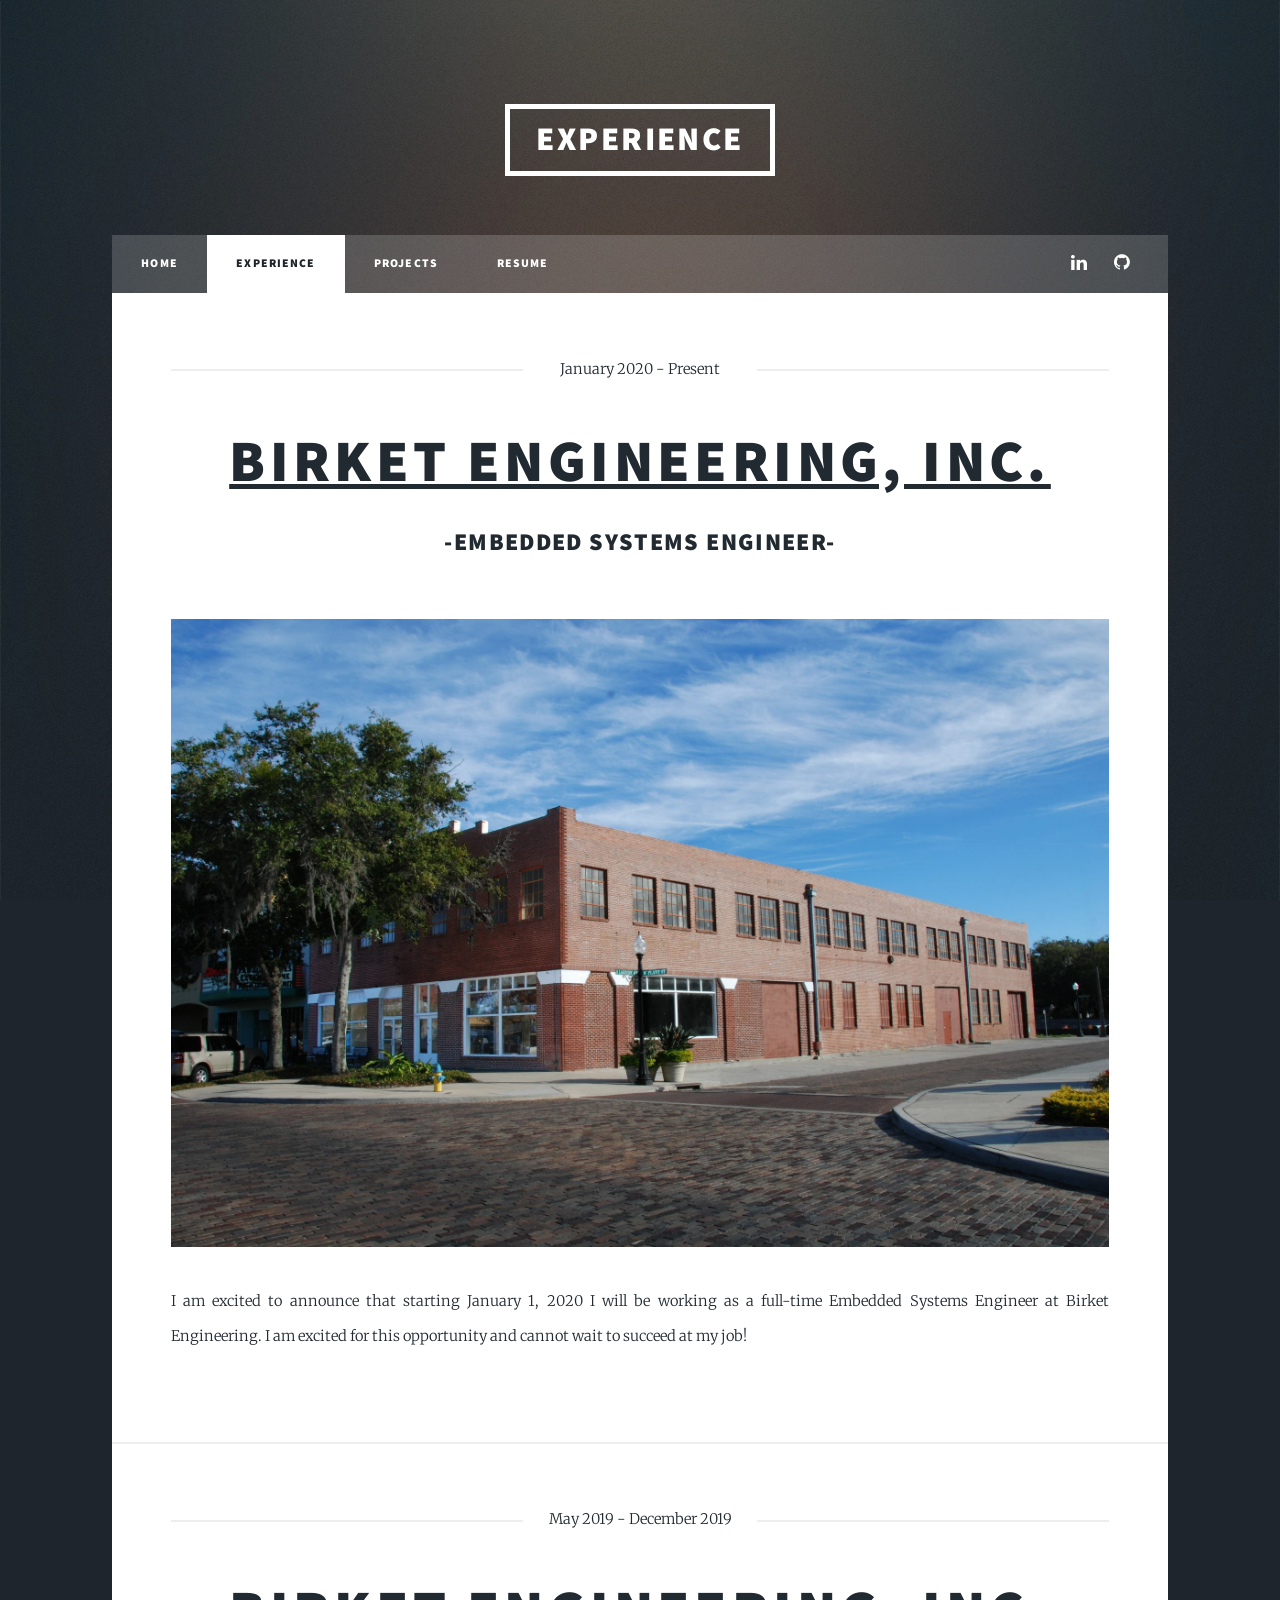
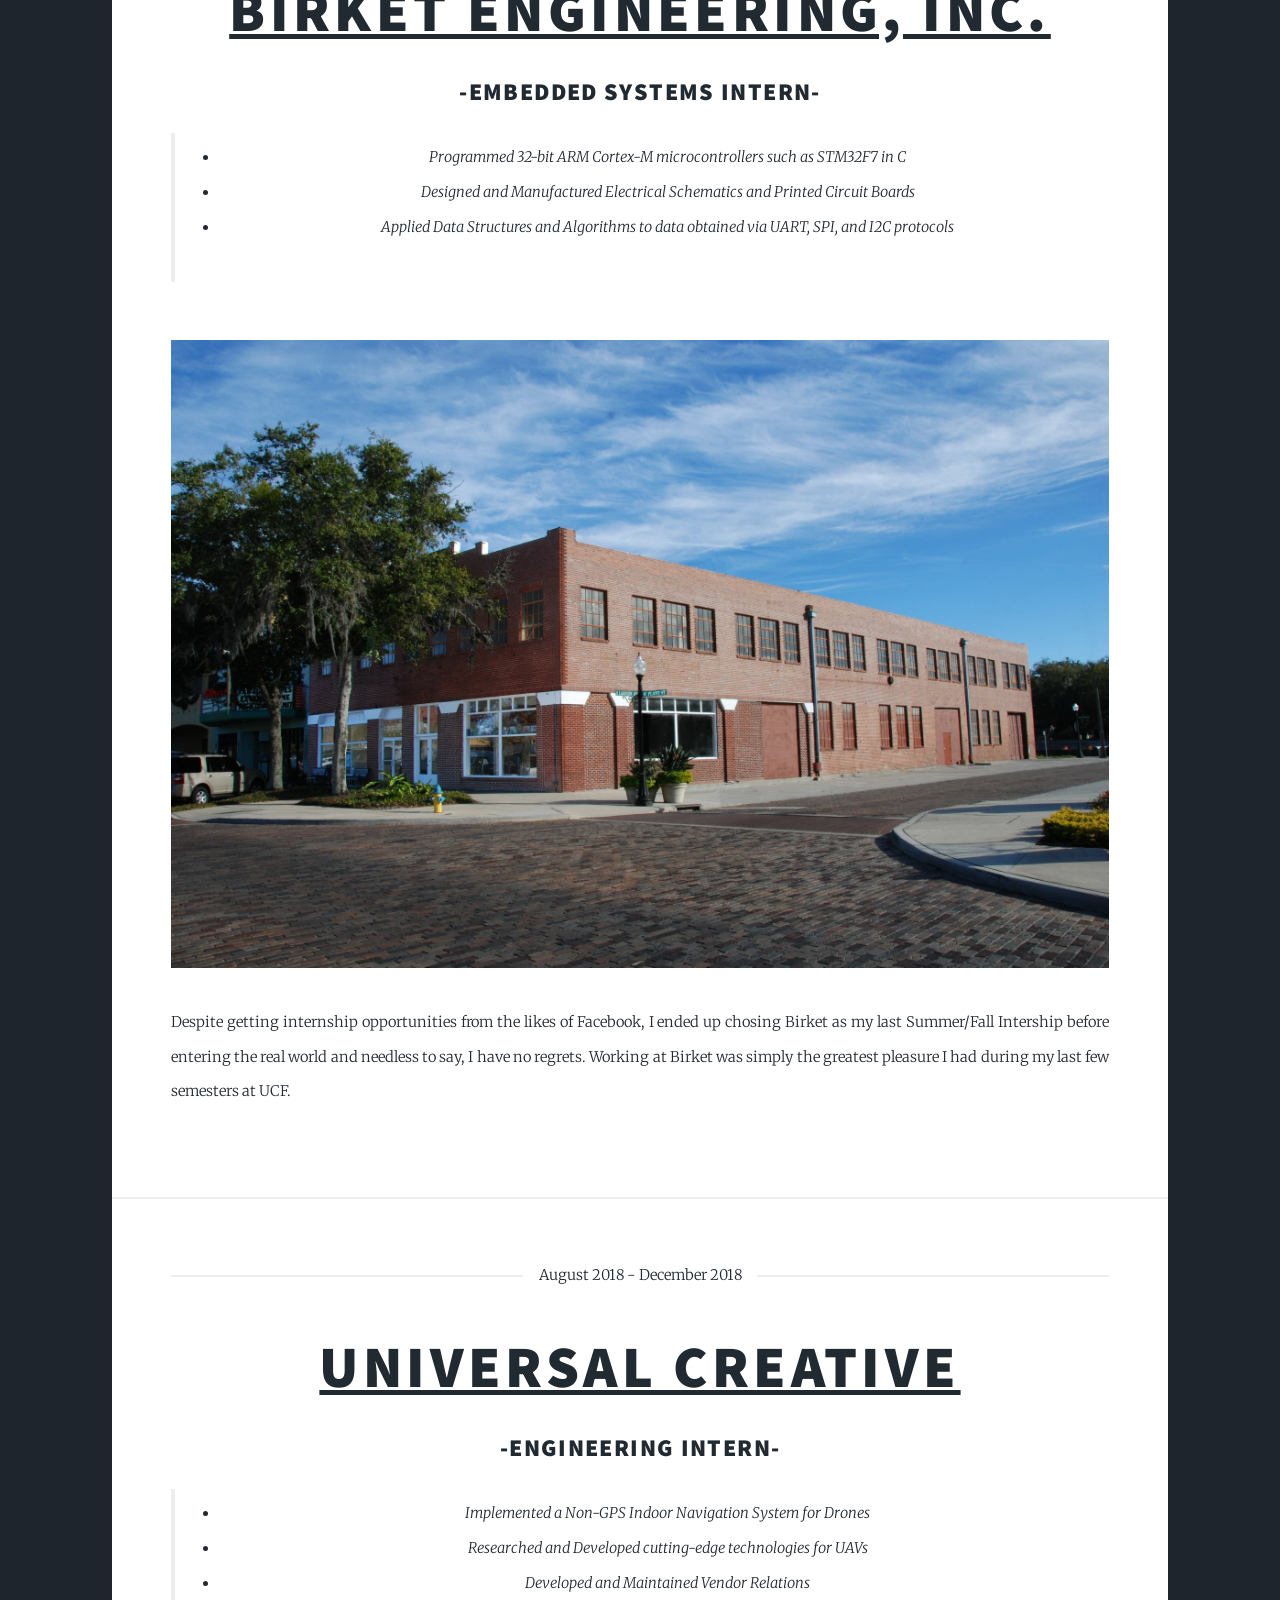
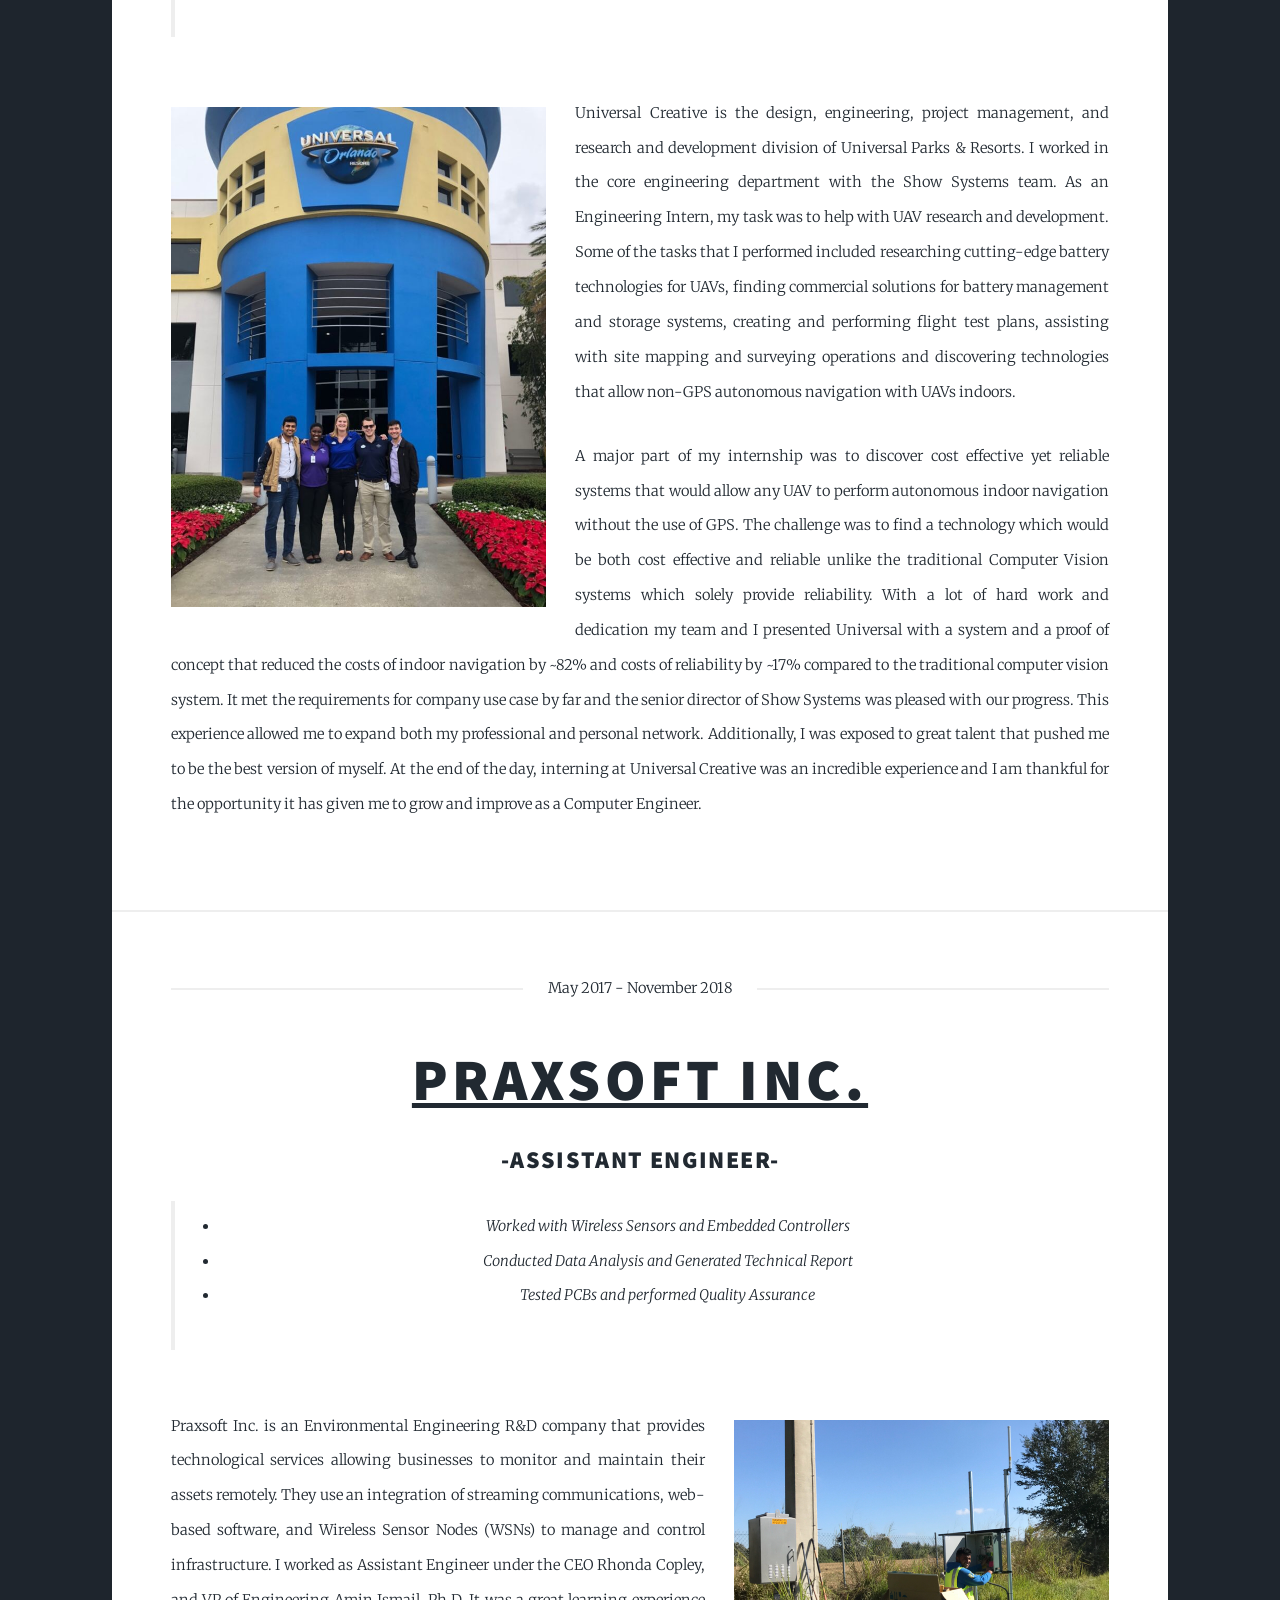
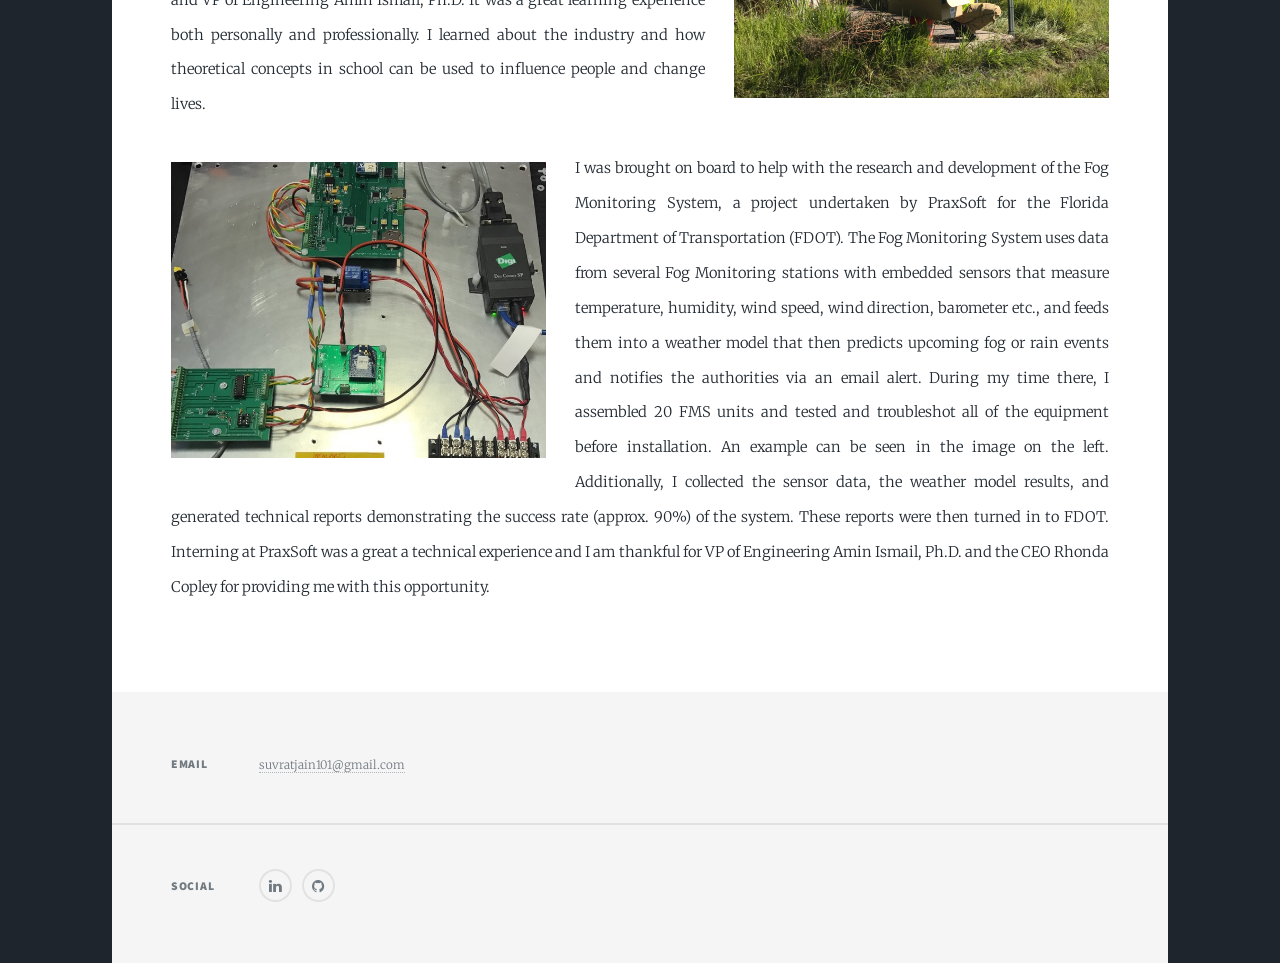
<file: experience.html>
<!DOCTYPE HTML>
<!--
	Massively by HTML5 UP
	html5up.net | @ajlkn
	Free for personal and commercial use under the CCA 3.0 license (html5up.net/license)
-->
<html>
	<head>
		<title>My Experience</title>
		<meta charset="utf-8" />
		<meta name="viewport" content="width=device-width, initial-scale=1, user-scalable=no" />
		<link rel="stylesheet" href="assets/css/main.css" />
		<noscript><link rel="stylesheet" href="assets/css/noscript.css" /></noscript>
	</head>
	<body class="is-preload">

		<!-- Wrapper -->
        <div id="wrapper">

            <!-- Header -->
            <header id="header">
                <a href="index.html" class="logo">Experience</a>
            </header>

            <!-- Nav -->
            <nav id="nav">
                <ul class="links">
                    <li><a href="index.html#header">Home</a></li>
                    <li class="active"><a href="experience.html">Experience</a></li>
                    <li><a href="projects.html">Projects</a></li>
                    <li><a href="resume.html">Resume</a></li>
                </ul>
                <ul class="icons">
                    <li><a href="https://www.linkedin.com/in/suvratjain97/" class="icon fa-linkedin"><span class="label">LinkedIn</span></a></li>
                    <li><a href="https://github.com/suvratjain12" class="icon fa-github"><span class="label">GitHub</span></a></li>
                </ul>
            </nav>

            <!-- Main -->
            <div id="main">

                <!-- Post -->
                <section class="post">
                    <header class="major">
                        <span class="date">January 2020 - Present</span>
                        <h1>
                            <u>Birket Engineering, Inc.</u>
                        </h1>
                        <h3>
                            <font size="5">-Embedded Systems Engineer-</font>
                        </h3>
                    </header>
                    <div class="image fit"><img src="images/birket.jpg" alt="" /></div>
                    <p>I am excited to announce that starting January 1, 2020 I will be working as a full-time Embedded Systems Engineer at Birket Engineering. I am excited for this opportunity and cannot wait to succeed at my job!</p>
                </section>

                <!-- Post -->
                <section class="post">
                    <header class="major">
                        <span class="date">May 2019 - December 2019</span>
                        <h1>
                            <u>Birket Engineering, Inc.</u>
                        </h1>
                        <h3>
                            <font size="5">-Embedded Systems Intern-</font>
                        </h3>
                        <blockquote>
                            <ul class="alt">
                                <li>Programmed 32-bit ARM Cortex-M microcontrollers such as STM32F7 in C</li>
                                <li>Designed and Manufactured Electrical Schematics and Printed Circuit Boards</li>
                                <li>Applied Data Structures and Algorithms to data obtained via UART, SPI, and I2C  protocols</li>
                            </ul>
                        </blockquote>
                    </header>
                    <div class="image fit"><img src="images/birket.jpg" alt="" /></div>
                    <p>Despite getting internship opportunities from the likes of Facebook, I ended up chosing Birket as my last Summer/Fall Intership before entering the real world and needless to say, I have no regrets. Working at Birket was simply the greatest pleasure I had during my last few semesters at UCF.</p>
                </section>

                <!-- Post -->
                <section class="post">
                    <header class="major">
                        <span class="date">August 2018 - December 2018</span>
                        <h1>
                            <u>Universal Creative</u>
                        </h1>
                        <h3>
                            <font size="5">-Engineering Intern-</font>
                        </h3>
                        <blockquote>
                            <ul class="alt">
                                <li>Implemented a Non-GPS Indoor Navigation System for Drones</li>
                                <li>Researched and Developed cutting-edge technologies for UAVs</li>
                                <li>Developed and Maintained Vendor Relations</li>
                            </ul>
                        </blockquote>
                    </header>
                    <div class="image left"><img src="images/Universal/Interns.jpg" alt="" /></div>
                    <p>Universal Creative is the design, engineering, project management, and research and development division of Universal Parks & Resorts. I worked in the core engineering department with the Show Systems team. As an Engineering Intern, my task was to help with UAV research and development. Some of the tasks that I performed included researching cutting-edge battery technologies for UAVs, finding commercial solutions for battery management and storage systems, creating and performing flight test plans, assisting with site mapping and surveying operations and discovering technologies that allow non-GPS autonomous navigation with UAVs indoors.</p>
                    <p>A major part of my internship was to discover cost effective yet reliable systems that would allow any UAV to perform autonomous indoor navigation without the use of GPS. The challenge was to find a technology which would be both cost effective and reliable unlike the traditional Computer Vision systems which solely provide reliability. With a lot of hard work and dedication my team and I presented Universal with a system and a proof of concept that reduced the costs of indoor navigation by ~82% and costs of reliability by ~17% compared to the traditional computer vision system. It met the requirements for company use case by far and the senior director of Show Systems was pleased with our progress. This experience allowed me to expand both my professional and personal network. Additionally, I was exposed to great talent that pushed me to be the best version of myself. At the end of the day, interning at Universal Creative was an incredible experience and I am thankful for the opportunity it has given me to grow and improve as a Computer Engineer.</p>
                </section>

                <section class="post">
                    <header class="major">
                        <span class="date"> May 2017 - November 2018 </span>
                        <h1>
                            <u>PraxSoft Inc.</u>
                        </h1>
                        <h3>
                            <font size="5">-Assistant Engineer-</font>
                        </h3>
                        <blockquote>
                            <ul class="alt">
                                <li>Worked with Wireless Sensors and Embedded Controllers</li>
                                <li>Conducted Data Analysis and Generated Technical Report</li>
                                <li>Tested PCBs and performed Quality Assurance</li>
                            </ul>
                        </blockquote>
                    </header>
                    <div class="image right"><img src="images/PraxSoft/Installation.jpg" alt="" /></div>
                    <p>Praxsoft Inc. is an Environmental Engineering R&D company that provides technological services allowing businesses to monitor and maintain their assets remotely. They use an integration of streaming communications, web-based software, and Wireless Sensor Nodes (WSNs) to manage and control infrastructure. I worked as Assistant Engineer under the CEO Rhonda Copley, and VP of Engineering Amin Ismail, Ph.D. It was a great learning experience both personally and professionally. I learned about the industry and how theoretical concepts in school can be used to influence people and change lives.</p>
                    <div class="image left"><img src="images/PraxSoft/Wx Panel.jpg" alt="" /></div>
                    <p>I was brought on board to help with the research and development of the Fog Monitoring System, a project undertaken by PraxSoft for the Florida Department of Transportation (FDOT). The Fog Monitoring System uses data from several Fog Monitoring stations with embedded sensors that measure temperature, humidity, wind speed, wind direction, barometer etc., and feeds them into a weather model that then predicts upcoming fog or rain events and notifies the authorities via an email alert. During my time there, I assembled 20 FMS units and tested and troubleshot all of the equipment before installation. An example can be seen in the image on the left. Additionally, I collected the sensor data, the weather model results, and generated technical reports demonstrating the success rate (approx. 90%) of the system. These reports were then turned in to FDOT. Interning at PraxSoft was a great a technical experience and I am thankful for VP of Engineering Amin Ismail, Ph.D. and the CEO Rhonda Copley for providing me with this opportunity.</p>
                </section>

            </div>

            <!-- Footer -->
            <footer id="footer">
                <section class="split contact">
                    <section>
                        <h3>Email</h3>
                        <p><a href="#">suvratjain101@gmail.com</a></p>
                    </section>
                    <section>
                        <h3>Social</h3>
                        <ul class="icons alt">
                            <li><a href="https://www.linkedin.com/in/suvratjain97/" class="icon alt fa-linkedin"><span class="label">LinkedIn</span></a></li>
                            <li><a href="https://github.com/suvratjain12" class="icon alt fa-github"><span class="label">GitHub</span></a></li>
                        </ul>
                    </section>
                </section>
            </footer>

        </div>

		<!-- Scripts -->
			<script src="assets/js/jquery.min.js"></script>
			<script src="assets/js/jquery.scrollex.min.js"></script>
			<script src="assets/js/jquery.scrolly.min.js"></script>
			<script src="assets/js/browser.min.js"></script>
			<script src="assets/js/breakpoints.min.js"></script>
			<script src="assets/js/util.js"></script>
			<script src="assets/js/main.js"></script>

	</body>
</html>
</file>
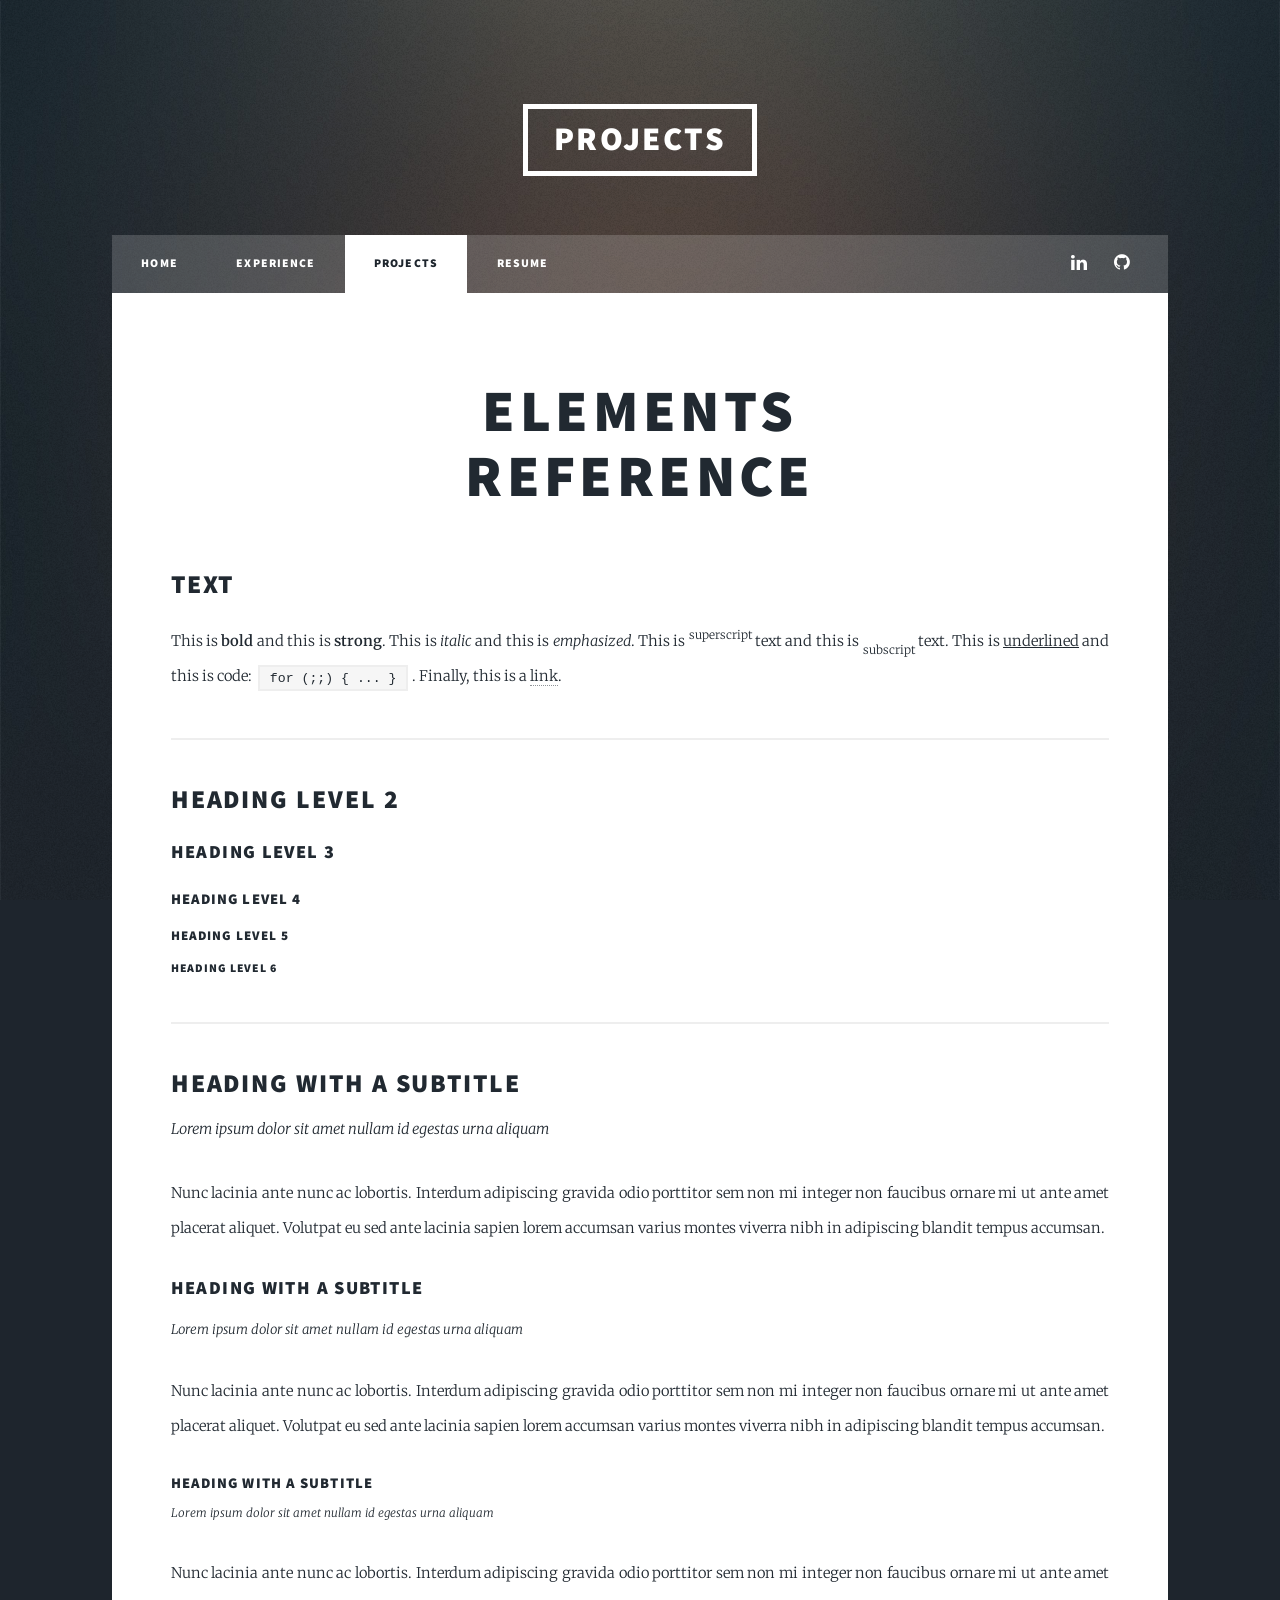
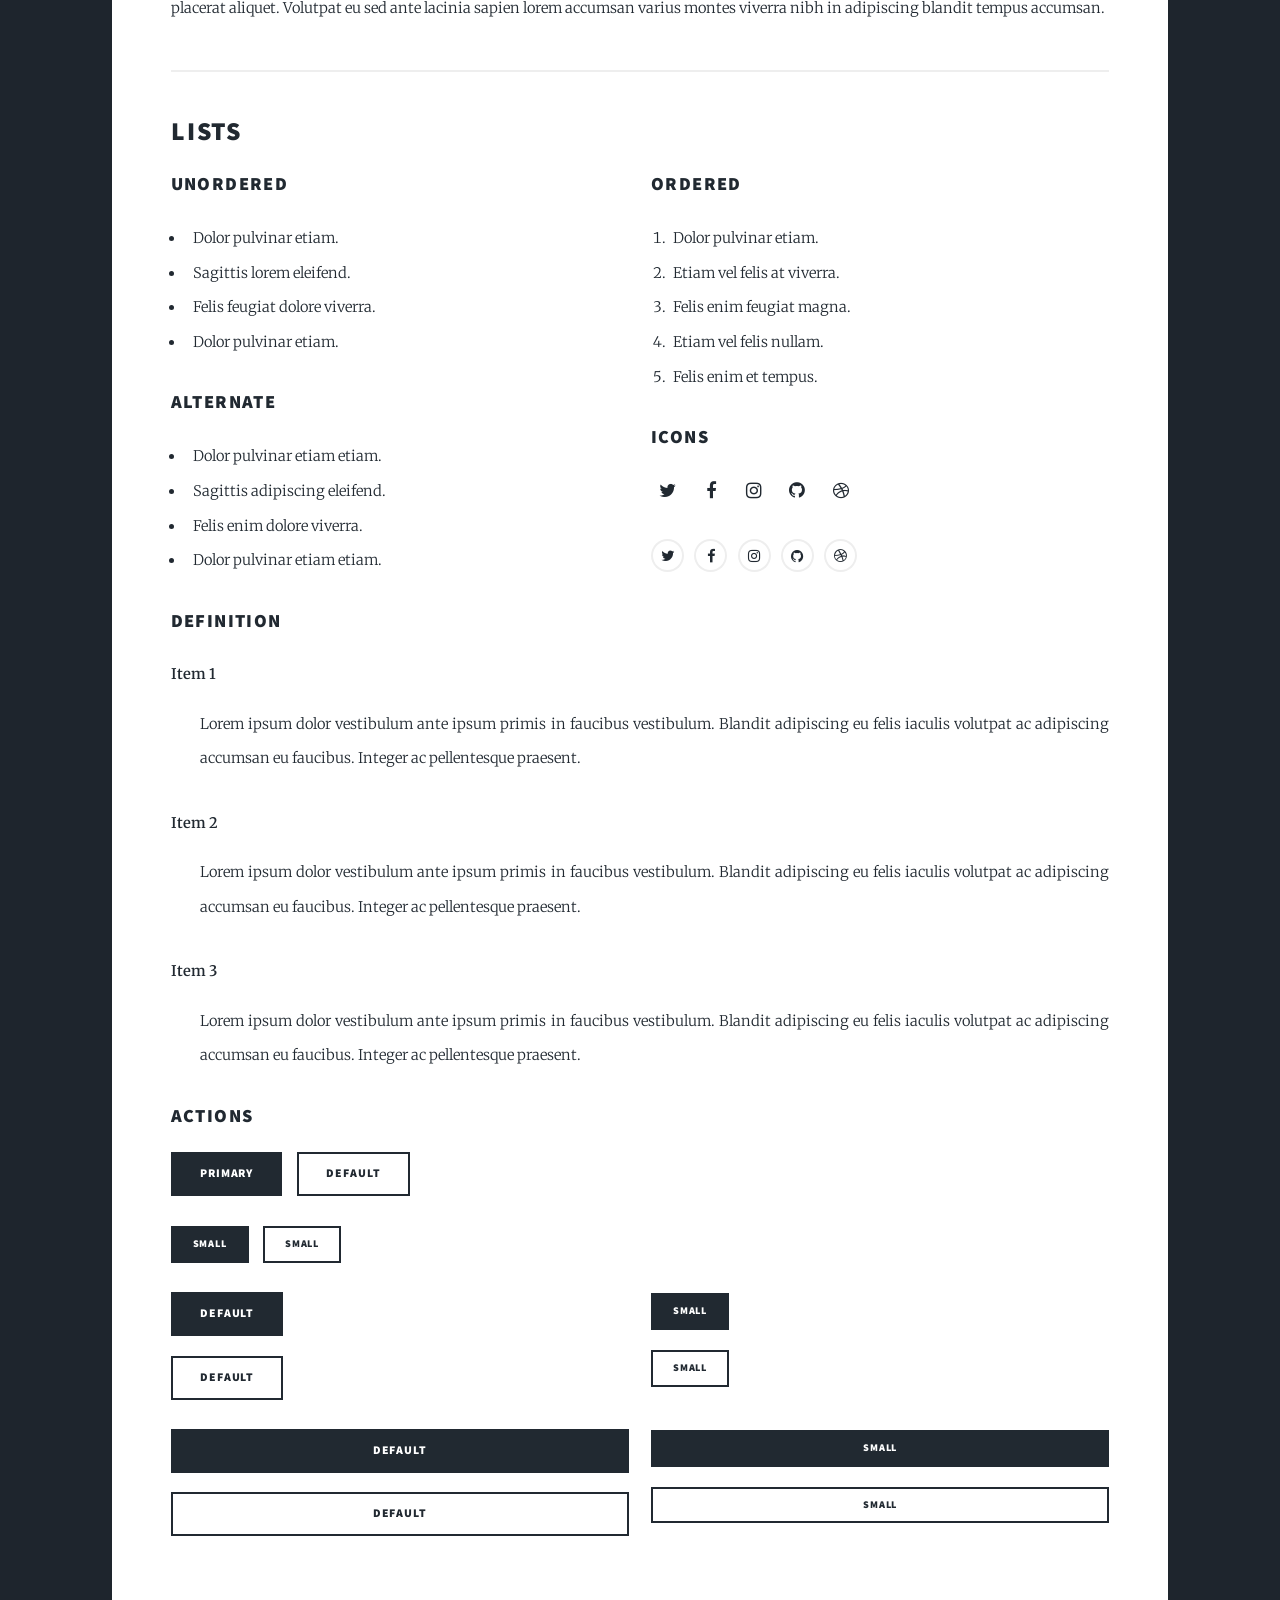
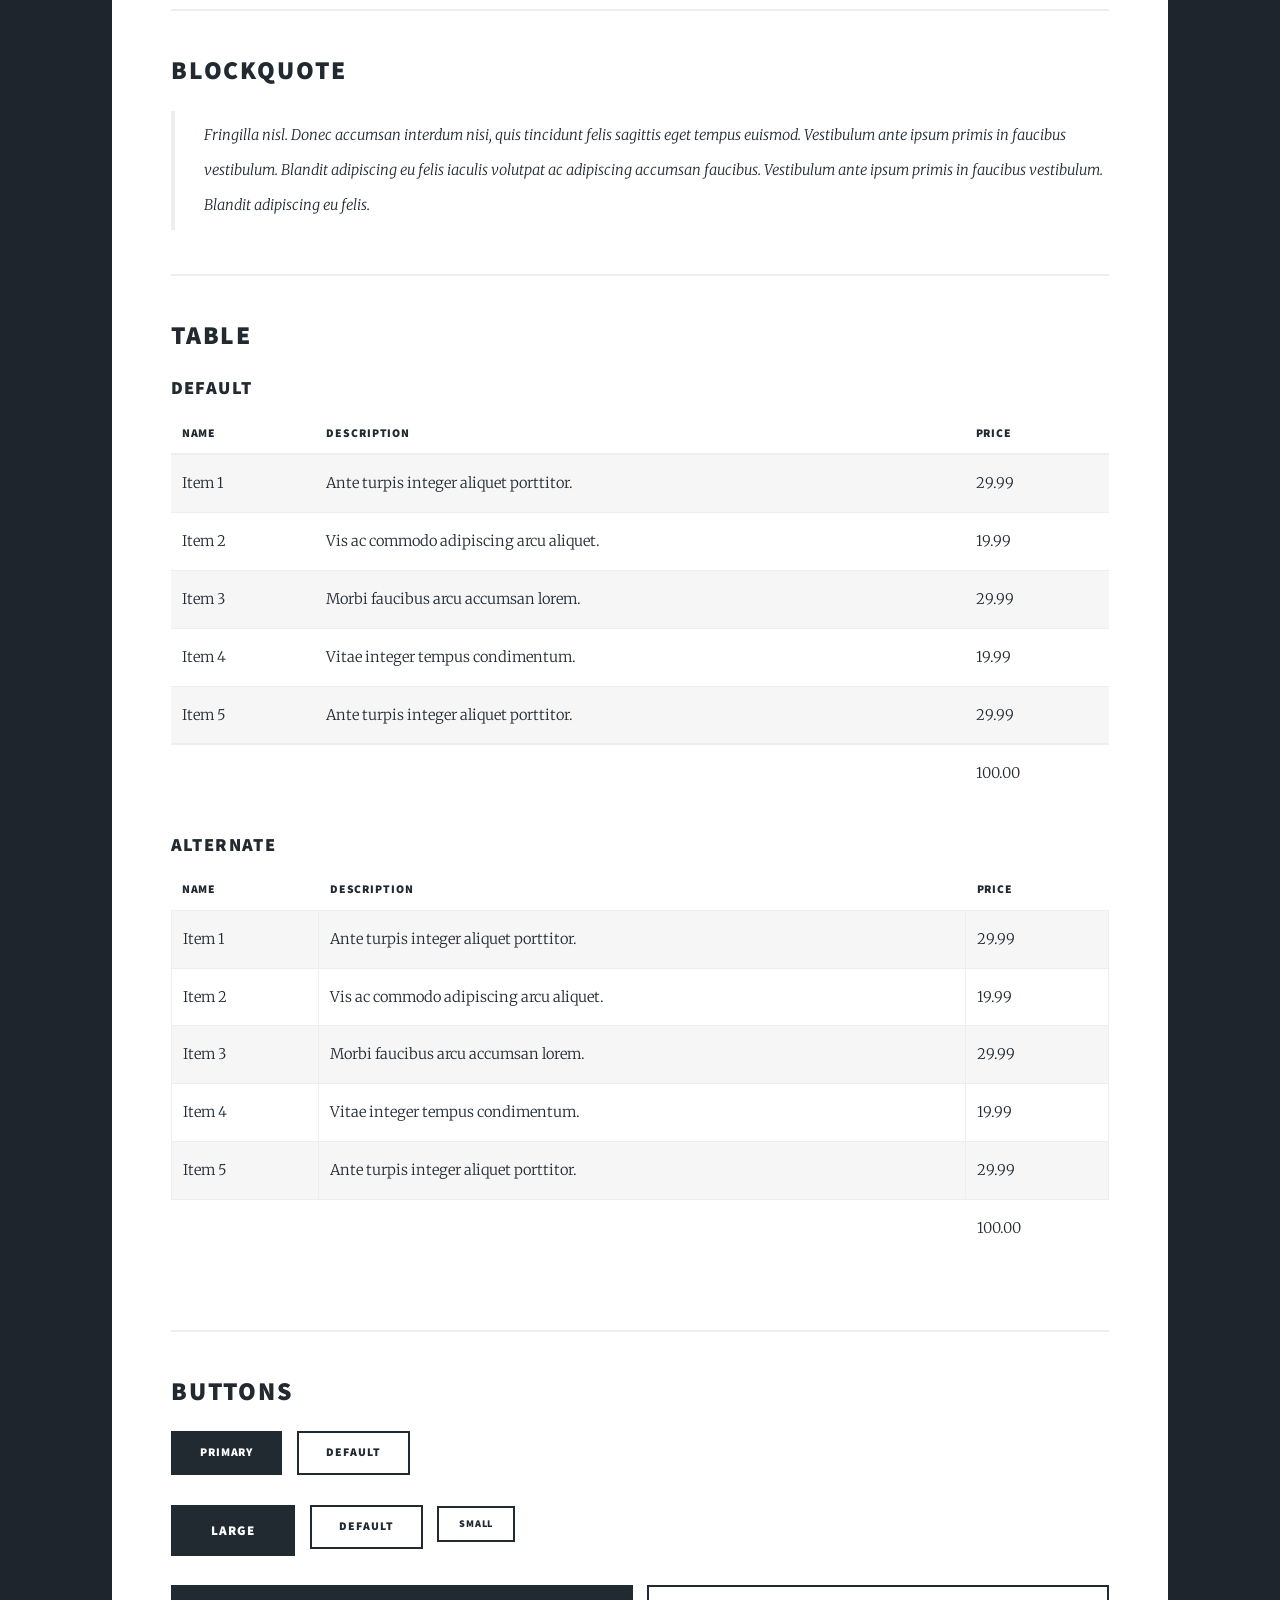
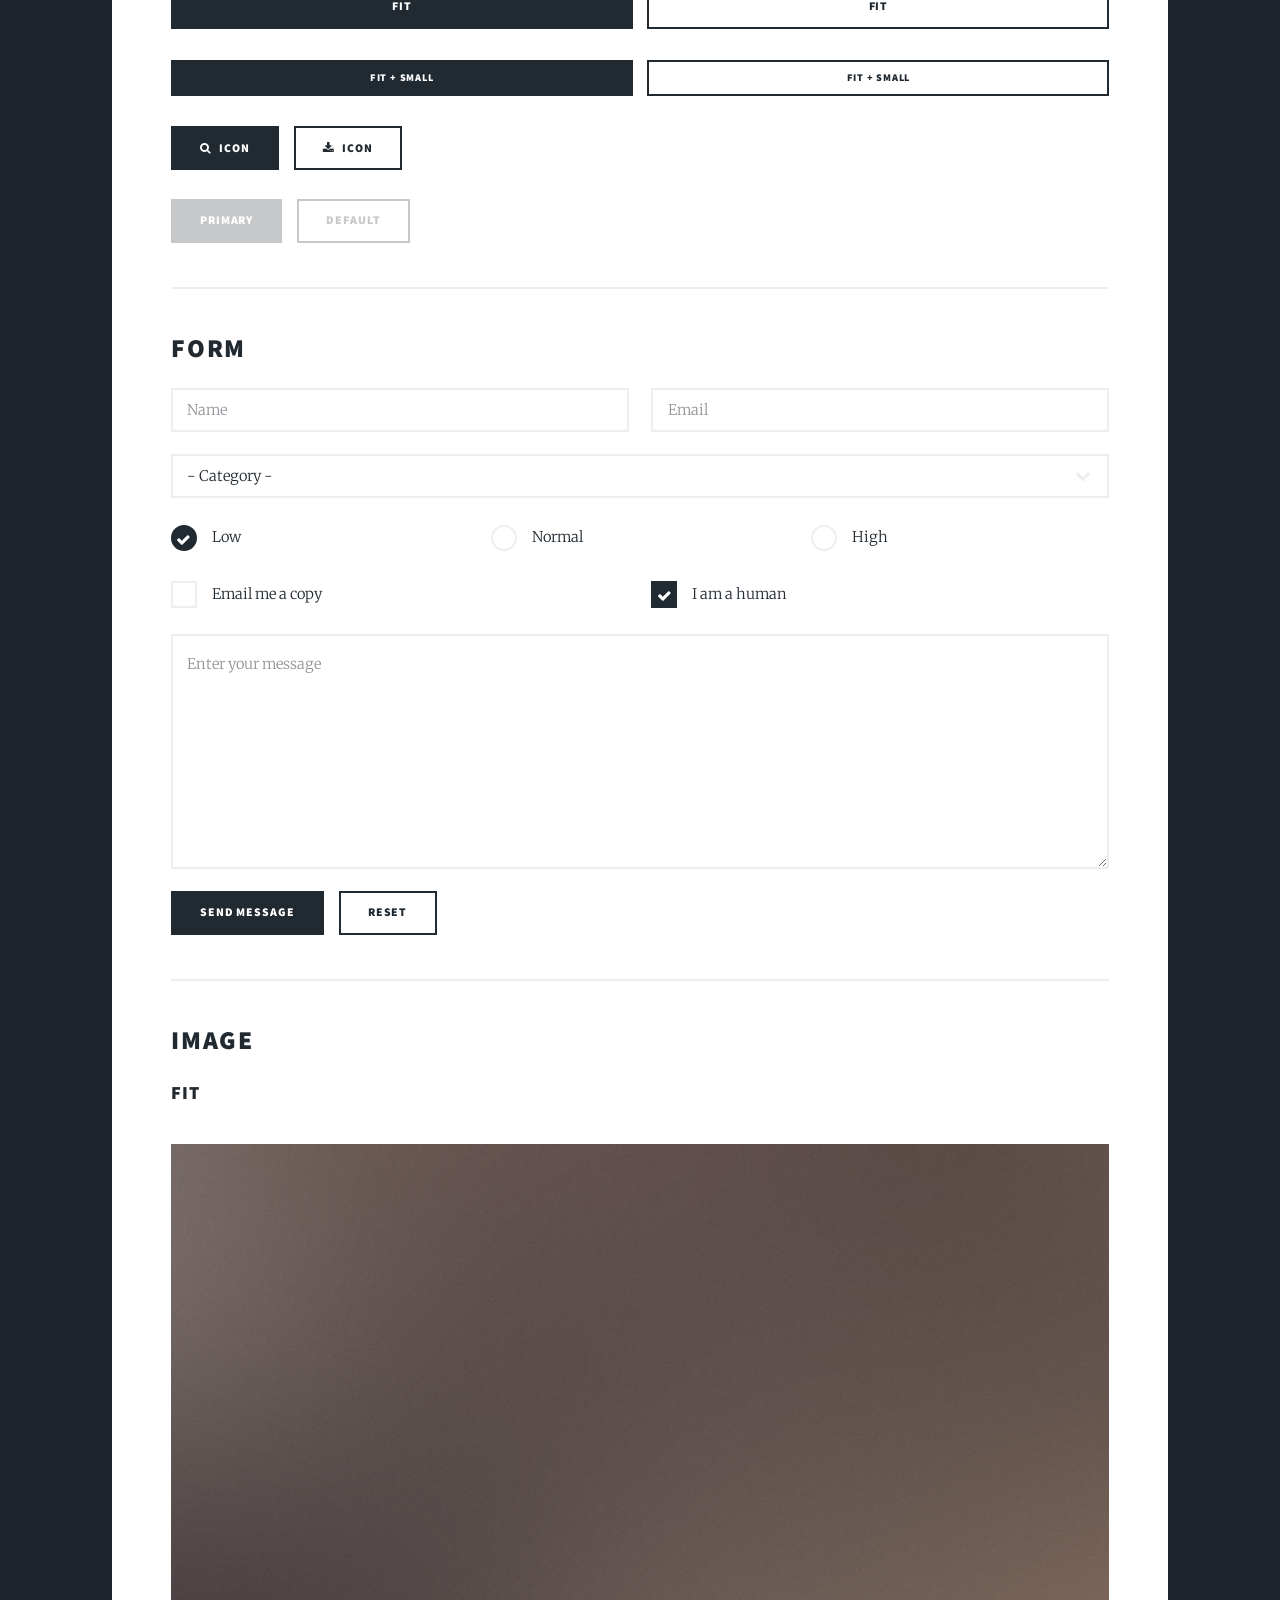
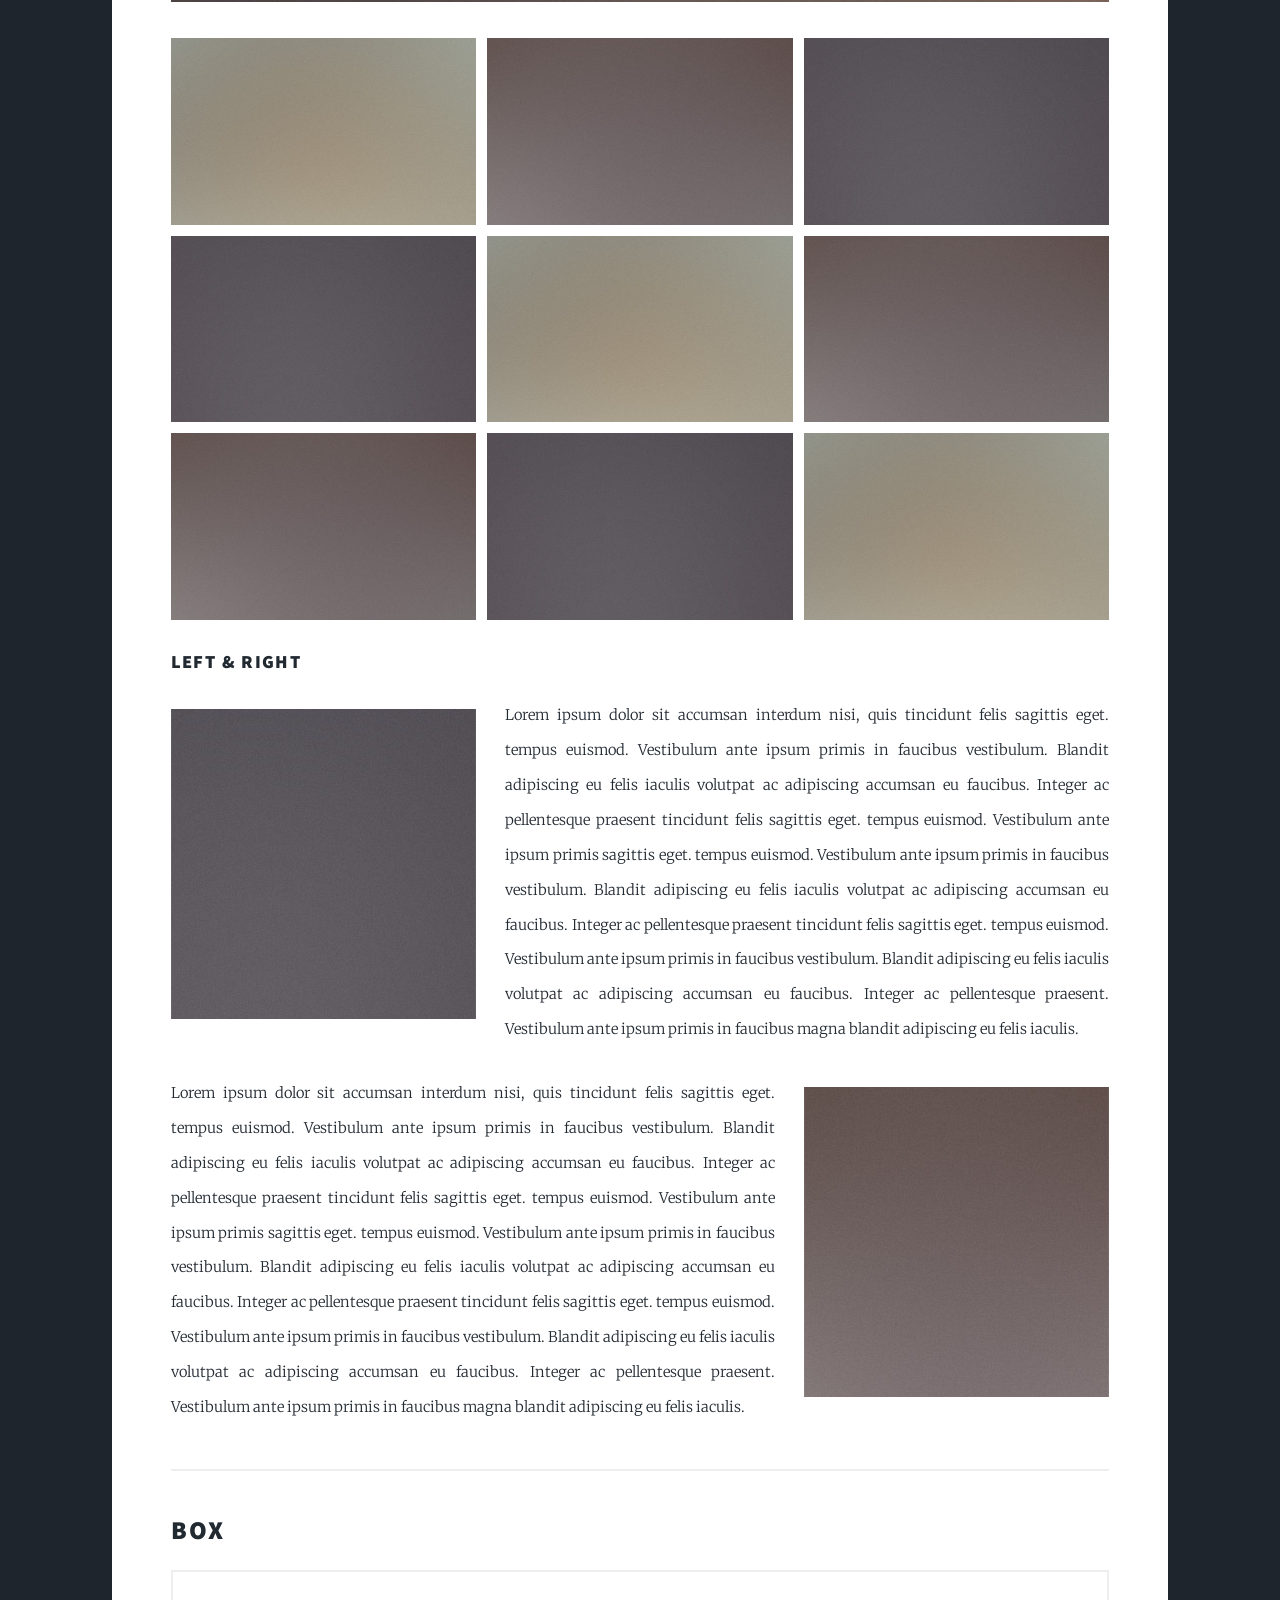
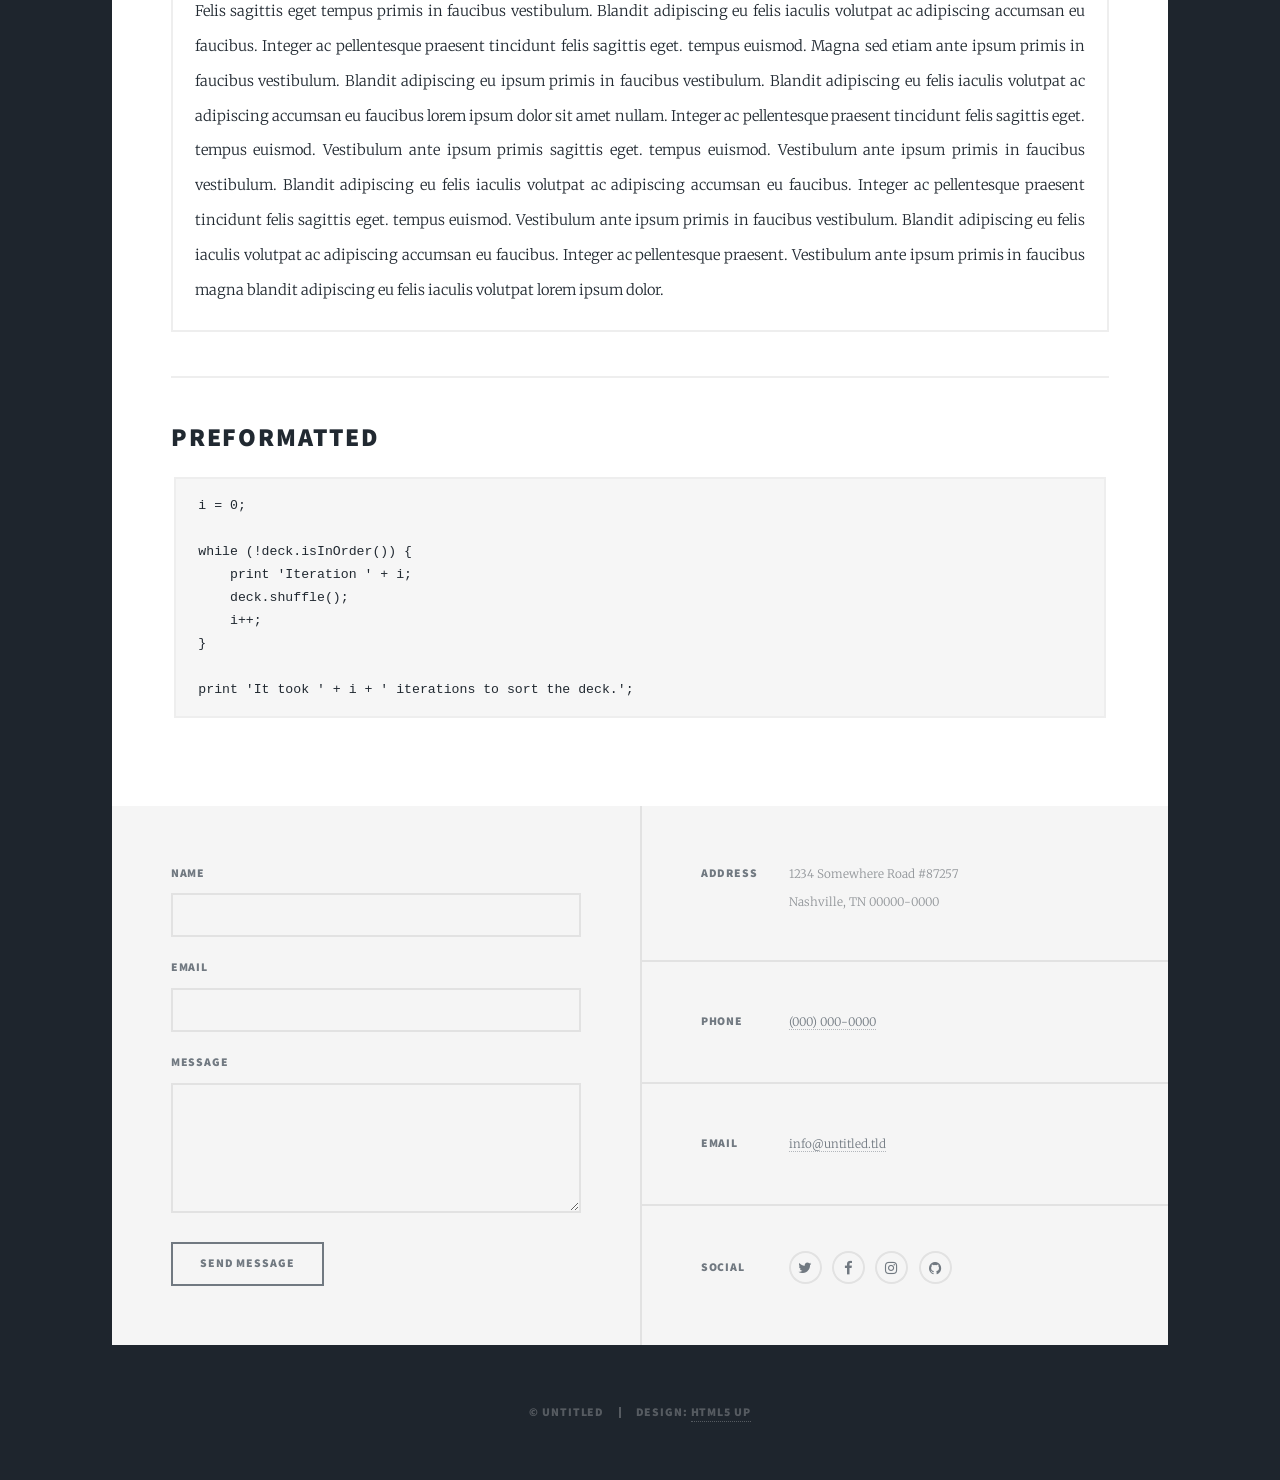
<file: generic.html>
<!DOCTYPE HTML>
<!--
	Massively by HTML5 UP
	html5up.net | @ajlkn
	Free for personal and commercial use under the CCA 3.0 license (html5up.net/license)
-->
<html>
	<head>
		<title>My Projects</title>
		<meta charset="utf-8" />
		<meta name="viewport" content="width=device-width, initial-scale=1, user-scalable=no" />
		<link rel="stylesheet" href="assets/css/main.css" />
		<noscript><link rel="stylesheet" href="assets/css/noscript.css" /></noscript>
	</head>
	<body class="is-preload">

		<!-- Wrapper -->
			<div id="wrapper">

				<!-- Header -->
					<header id="header">
						<a href="index.html" class="logo">Projects</a>
					</header>

				<!-- Nav -->
					<nav id="nav">
                        <ul class="links">
                            <li><a href="index.html">Home</a></li>
                            <li><a href="experience.html">Experience</a></li>
                            <li class="active"><a href="projects.html">Projects</a></li>
                            <li><a href="resume.html">Resume</a></li>
                        </ul>
                        <ul class="icons">
                            <li><a href="https://www.linkedin.com/in/suvratjain97/" class="icon fa-linkedin"><span class="label">LinkedIn</span></a></li>
                            <li><a href="https://github.com/suvratjain12" class="icon fa-github"><span class="label">GitHub</span></a></li>
                        </ul>
					</nav>

				<!-- Main -->
					<div id="main">

						<!-- Post -->
							<section class="post">
								<header class="major">
									<h1>Elements<br />
									Reference</h1>
								</header>

								<!-- Text stuff -->
									<h2>Text</h2>
									<p>This is <b>bold</b> and this is <strong>strong</strong>. This is <i>italic</i> and this is <em>emphasized</em>.
									This is <sup>superscript</sup> text and this is <sub>subscript</sub> text.
									This is <u>underlined</u> and this is code: <code>for (;;) { ... }</code>.
									Finally, this is a <a href="#">link</a>.</p>
									<hr />
									<h2>Heading Level 2</h2>
									<h3>Heading Level 3</h3>
									<h4>Heading Level 4</h4>
									<h5>Heading Level 5</h5>
									<h6>Heading Level 6</h6>
									<hr />
									<header>
										<h2>Heading with a Subtitle</h2>
										<p>Lorem ipsum dolor sit amet nullam id egestas urna aliquam</p>
									</header>
									<p>Nunc lacinia ante nunc ac lobortis. Interdum adipiscing gravida odio porttitor sem non mi integer non faucibus ornare mi ut ante amet placerat aliquet. Volutpat eu sed ante lacinia sapien lorem accumsan varius montes viverra nibh in adipiscing blandit tempus accumsan.</p>
									<header>
										<h3>Heading with a Subtitle</h3>
										<p>Lorem ipsum dolor sit amet nullam id egestas urna aliquam</p>
									</header>
									<p>Nunc lacinia ante nunc ac lobortis. Interdum adipiscing gravida odio porttitor sem non mi integer non faucibus ornare mi ut ante amet placerat aliquet. Volutpat eu sed ante lacinia sapien lorem accumsan varius montes viverra nibh in adipiscing blandit tempus accumsan.</p>
									<header>
										<h4>Heading with a Subtitle</h4>
										<p>Lorem ipsum dolor sit amet nullam id egestas urna aliquam</p>
									</header>
									<p>Nunc lacinia ante nunc ac lobortis. Interdum adipiscing gravida odio porttitor sem non mi integer non faucibus ornare mi ut ante amet placerat aliquet. Volutpat eu sed ante lacinia sapien lorem accumsan varius montes viverra nibh in adipiscing blandit tempus accumsan.</p>

									<hr />

								<!-- Lists -->
									<h2>Lists</h2>
									<div class="row">
										<div class="col-6 col-12-small">

											<h3>Unordered</h3>
											<ul>
												<li>Dolor pulvinar etiam.</li>
												<li>Sagittis lorem eleifend.</li>
												<li>Felis feugiat dolore viverra.</li>
												<li>Dolor pulvinar etiam.</li>
											</ul>

											<h3>Alternate</h3>
											<ul class="alt">
												<li>Dolor pulvinar etiam etiam.</li>
												<li>Sagittis adipiscing eleifend.</li>
												<li>Felis enim dolore viverra.</li>
												<li>Dolor pulvinar etiam etiam.</li>
											</ul>

										</div>
										<div class="col-6 col-12-small">

											<h3>Ordered</h3>
											<ol>
												<li>Dolor pulvinar etiam.</li>
												<li>Etiam vel felis at viverra.</li>
												<li>Felis enim feugiat magna.</li>
												<li>Etiam vel felis nullam.</li>
												<li>Felis enim et tempus.</li>
											</ol>

											<h3>Icons</h3>
											<ul class="icons">
												<li><a href="#" class="icon fa-twitter"><span class="label">Twitter</span></a></li>
												<li><a href="#" class="icon fa-facebook"><span class="label">Facebook</span></a></li>
												<li><a href="#" class="icon fa-instagram"><span class="label">Instagram</span></a></li>
												<li><a href="#" class="icon fa-github"><span class="label">Github</span></a></li>
												<li><a href="#" class="icon fa-dribbble"><span class="label">Dribbble</span></a></li>
											</ul>
											<ul class="icons alt">
												<li><a href="#" class="icon alt fa-twitter"><span class="label">Twitter</span></a></li>
												<li><a href="#" class="icon alt fa-facebook"><span class="label">Facebook</span></a></li>
												<li><a href="#" class="icon alt fa-instagram"><span class="label">Instagram</span></a></li>
												<li><a href="#" class="icon alt fa-github"><span class="label">Github</span></a></li>
												<li><a href="#" class="icon alt fa-dribbble"><span class="label">Dribbble</span></a></li>
											</ul>

										</div>
									</div>
									<h3>Definition</h3>
									<dl>
										<dt>Item 1</dt>
										<dd>
											<p>Lorem ipsum dolor vestibulum ante ipsum primis in faucibus vestibulum. Blandit adipiscing eu felis iaculis volutpat ac adipiscing accumsan eu faucibus. Integer ac pellentesque praesent.</p>
										</dd>
										<dt>Item 2</dt>
										<dd>
											<p>Lorem ipsum dolor vestibulum ante ipsum primis in faucibus vestibulum. Blandit adipiscing eu felis iaculis volutpat ac adipiscing accumsan eu faucibus. Integer ac pellentesque praesent.</p>
										</dd>
										<dt>Item 3</dt>
										<dd>
											<p>Lorem ipsum dolor vestibulum ante ipsum primis in faucibus vestibulum. Blandit adipiscing eu felis iaculis volutpat ac adipiscing accumsan eu faucibus. Integer ac pellentesque praesent.</p>
										</dd>
									</dl>

									<h3>Actions</h3>
									<ul class="actions">
										<li><a href="#" class="button primary">Primary</a></li>
										<li><a href="#" class="button">Default</a></li>
									</ul>
									<ul class="actions small">
										<li><a href="#" class="button primary small">Small</a></li>
										<li><a href="#" class="button small">Small</a></li>
									</ul>
									<div class="row">
										<div class="col-6 col-12-small">
											<ul class="actions stacked">
												<li><a href="#" class="button primary">Default</a></li>
												<li><a href="#" class="button">Default</a></li>
											</ul>
										</div>
										<div class="col-6 col-12-small">
											<ul class="actions stacked">
												<li><a href="#" class="button primary small">Small</a></li>
												<li><a href="#" class="button small">Small</a></li>
											</ul>
										</div>
									</div>
									<div class="row">
										<div class="col-6 col-12-small">
											<ul class="actions stacked">
												<li><a href="#" class="button primary fit">Default</a></li>
												<li><a href="#" class="button fit">Default</a></li>
											</ul>
										</div>
										<div class="col-6 col-12-small">
											<ul class="actions stacked">
												<li><a href="#" class="button primary small fit">Small</a></li>
												<li><a href="#" class="button small fit">Small</a></li>
											</ul>
										</div>
									</div>

									<hr />

								<!-- Blockquote -->
									<h2>Blockquote</h2>
									<blockquote>Fringilla nisl. Donec accumsan interdum nisi, quis tincidunt felis sagittis eget tempus euismod. Vestibulum ante ipsum primis in faucibus vestibulum. Blandit adipiscing eu felis iaculis volutpat ac adipiscing accumsan faucibus. Vestibulum ante ipsum primis in faucibus vestibulum. Blandit adipiscing eu felis.</blockquote>

									<hr />

								<!-- Table -->
									<h2>Table</h2>

									<h3>Default</h3>
									<div class="table-wrapper">
										<table>
											<thead>
												<tr>
													<th>Name</th>
													<th>Description</th>
													<th>Price</th>
												</tr>
											</thead>
											<tbody>
												<tr>
													<td>Item 1</td>
													<td>Ante turpis integer aliquet porttitor.</td>
													<td>29.99</td>
												</tr>
												<tr>
													<td>Item 2</td>
													<td>Vis ac commodo adipiscing arcu aliquet.</td>
													<td>19.99</td>
												</tr>
												<tr>
													<td>Item 3</td>
													<td> Morbi faucibus arcu accumsan lorem.</td>
													<td>29.99</td>
												</tr>
												<tr>
													<td>Item 4</td>
													<td>Vitae integer tempus condimentum.</td>
													<td>19.99</td>
												</tr>
												<tr>
													<td>Item 5</td>
													<td>Ante turpis integer aliquet porttitor.</td>
													<td>29.99</td>
												</tr>
											</tbody>
											<tfoot>
												<tr>
													<td colspan="2"></td>
													<td>100.00</td>
												</tr>
											</tfoot>
										</table>
									</div>

									<h3>Alternate</h3>
									<div class="table-wrapper">
										<table class="alt">
											<thead>
												<tr>
													<th>Name</th>
													<th>Description</th>
													<th>Price</th>
												</tr>
											</thead>
											<tbody>
												<tr>
													<td>Item 1</td>
													<td>Ante turpis integer aliquet porttitor.</td>
													<td>29.99</td>
												</tr>
												<tr>
													<td>Item 2</td>
													<td>Vis ac commodo adipiscing arcu aliquet.</td>
													<td>19.99</td>
												</tr>
												<tr>
													<td>Item 3</td>
													<td> Morbi faucibus arcu accumsan lorem.</td>
													<td>29.99</td>
												</tr>
												<tr>
													<td>Item 4</td>
													<td>Vitae integer tempus condimentum.</td>
													<td>19.99</td>
												</tr>
												<tr>
													<td>Item 5</td>
													<td>Ante turpis integer aliquet porttitor.</td>
													<td>29.99</td>
												</tr>
											</tbody>
											<tfoot>
												<tr>
													<td colspan="2"></td>
													<td>100.00</td>
												</tr>
											</tfoot>
										</table>
									</div>

									<hr />

								<!-- Buttons -->
									<h2>Buttons</h2>
									<ul class="actions">
										<li><a href="#" class="button primary">Primary</a></li>
										<li><a href="#" class="button">Default</a></li>
									</ul>
									<ul class="actions">
										<li><a href="#" class="button primary large">Large</a></li>
										<li><a href="#" class="button">Default</a></li>
										<li><a href="#" class="button small">Small</a></li>
									</ul>
									<ul class="actions fit">
										<li><a href="#" class="button primary fit">Fit</a></li>
										<li><a href="#" class="button fit">Fit</a></li>
									</ul>
									<ul class="actions fit small">
										<li><a href="#" class="button primary fit small">Fit + Small</a></li>
										<li><a href="#" class="button fit small">Fit + Small</a></li>
									</ul>
									<ul class="actions">
										<li><a href="#" class="button primary icon fa-search">Icon</a></li>
										<li><a href="#" class="button icon fa-download">Icon</a></li>
									</ul>
									<ul class="actions">
										<li><span class="button primary disabled">Primary</span></li>
										<li><span class="button disabled">Default</span></li>
									</ul>

									<hr />

								<!-- Form -->
									<h2>Form</h2>

									<form method="post" action="#">
										<div class="row gtr-uniform">
											<div class="col-6 col-12-xsmall">
												<input type="text" name="demo-name" id="demo-name" value="" placeholder="Name" />
											</div>
											<div class="col-6 col-12-xsmall">
												<input type="email" name="demo-email" id="demo-email" value="" placeholder="Email" />
											</div>
											<!-- Break -->
											<div class="col-12">
												<select name="demo-category" id="demo-category">
													<option value="">- Category -</option>
													<option value="1">Manufacturing</option>
													<option value="1">Shipping</option>
													<option value="1">Administration</option>
													<option value="1">Human Resources</option>
												</select>
											</div>
											<!-- Break -->
											<div class="col-4 col-12-small">
												<input type="radio" id="demo-priority-low" name="demo-priority" checked>
												<label for="demo-priority-low">Low</label>
											</div>
											<div class="col-4 col-12-small">
												<input type="radio" id="demo-priority-normal" name="demo-priority">
												<label for="demo-priority-normal">Normal</label>
											</div>
											<div class="col-4 col-12-small">
												<input type="radio" id="demo-priority-high" name="demo-priority">
												<label for="demo-priority-high">High</label>
											</div>
											<!-- Break -->
											<div class="col-6 col-12-small">
												<input type="checkbox" id="demo-copy" name="demo-copy">
												<label for="demo-copy">Email me a copy</label>
											</div>
											<div class="col-6 col-12-small">
												<input type="checkbox" id="demo-human" name="demo-human" checked>
												<label for="demo-human">I am a human</label>
											</div>
											<!-- Break -->
											<div class="col-12">
												<textarea name="demo-message" id="demo-message" placeholder="Enter your message" rows="6"></textarea>
											</div>
											<!-- Break -->
											<div class="col-12">
												<ul class="actions">
													<li><input type="submit" value="Send Message" class="primary" /></li>
													<li><input type="reset" value="Reset" /></li>
												</ul>
											</div>
										</div>
									</form>

									<hr />

								<!-- Image -->
									<h2>Image</h2>

									<h3>Fit</h3>
									<span class="image fit"><img src="images/pic01.jpg" alt="" /></span>
									<div class="box alt">
										<div class="row gtr-50 gtr-uniform">
											<div class="col-4"><span class="image fit"><img src="images/pic02.jpg" alt="" /></span></div>
											<div class="col-4"><span class="image fit"><img src="images/pic03.jpg" alt="" /></span></div>
											<div class="col-4"><span class="image fit"><img src="images/pic04.jpg" alt="" /></span></div>
											<!-- Break -->
											<div class="col-4"><span class="image fit"><img src="images/pic04.jpg" alt="" /></span></div>
											<div class="col-4"><span class="image fit"><img src="images/pic02.jpg" alt="" /></span></div>
											<div class="col-4"><span class="image fit"><img src="images/pic03.jpg" alt="" /></span></div>
											<!-- Break -->
											<div class="col-4"><span class="image fit"><img src="images/pic03.jpg" alt="" /></span></div>
											<div class="col-4"><span class="image fit"><img src="images/pic04.jpg" alt="" /></span></div>
											<div class="col-4"><span class="image fit"><img src="images/pic02.jpg" alt="" /></span></div>
										</div>
									</div>

									<h3>Left &amp; Right</h3>
									<p><span class="image left"><img src="images/pic08.jpg" alt="" /></span>Lorem ipsum dolor sit accumsan interdum nisi, quis tincidunt felis sagittis eget. tempus euismod. Vestibulum ante ipsum primis in faucibus vestibulum. Blandit adipiscing eu felis iaculis volutpat ac adipiscing accumsan eu faucibus. Integer ac pellentesque praesent tincidunt felis sagittis eget. tempus euismod. Vestibulum ante ipsum primis sagittis eget. tempus euismod. Vestibulum ante ipsum primis in faucibus vestibulum. Blandit adipiscing eu felis iaculis volutpat ac adipiscing accumsan eu faucibus. Integer ac pellentesque praesent tincidunt felis sagittis eget. tempus euismod. Vestibulum ante ipsum primis in faucibus vestibulum. Blandit adipiscing eu felis iaculis volutpat ac adipiscing accumsan eu faucibus. Integer ac pellentesque praesent. Vestibulum ante ipsum primis in faucibus magna blandit adipiscing eu felis iaculis.</p>
									<p><span class="image right"><img src="images/pic09.jpg" alt="" /></span>Lorem ipsum dolor sit accumsan interdum nisi, quis tincidunt felis sagittis eget. tempus euismod. Vestibulum ante ipsum primis in faucibus vestibulum. Blandit adipiscing eu felis iaculis volutpat ac adipiscing accumsan eu faucibus. Integer ac pellentesque praesent tincidunt felis sagittis eget. tempus euismod. Vestibulum ante ipsum primis sagittis eget. tempus euismod. Vestibulum ante ipsum primis in faucibus vestibulum. Blandit adipiscing eu felis iaculis volutpat ac adipiscing accumsan eu faucibus. Integer ac pellentesque praesent tincidunt felis sagittis eget. tempus euismod. Vestibulum ante ipsum primis in faucibus vestibulum. Blandit adipiscing eu felis iaculis volutpat ac adipiscing accumsan eu faucibus. Integer ac pellentesque praesent. Vestibulum ante ipsum primis in faucibus magna blandit adipiscing eu felis iaculis.</p>

									<hr />

								<!-- Box -->
									<h2>Box</h2>
									<div class="box">
										<p>Felis sagittis eget tempus primis in faucibus vestibulum. Blandit adipiscing eu felis iaculis volutpat ac adipiscing accumsan eu faucibus. Integer ac pellentesque praesent tincidunt felis sagittis eget. tempus euismod. Magna sed etiam ante ipsum primis in faucibus vestibulum. Blandit adipiscing eu ipsum primis in faucibus vestibulum. Blandit adipiscing eu felis iaculis volutpat ac adipiscing accumsan eu faucibus lorem ipsum dolor sit amet nullam. Integer ac pellentesque praesent tincidunt felis sagittis eget. tempus euismod. Vestibulum ante ipsum primis sagittis eget. tempus euismod. Vestibulum ante ipsum primis in faucibus vestibulum. Blandit adipiscing eu felis iaculis volutpat ac adipiscing accumsan eu faucibus. Integer ac pellentesque praesent tincidunt felis sagittis eget. tempus euismod. Vestibulum ante ipsum primis in faucibus vestibulum. Blandit adipiscing eu felis iaculis volutpat ac adipiscing accumsan eu faucibus. Integer ac pellentesque praesent. Vestibulum ante ipsum primis in faucibus magna blandit adipiscing eu felis iaculis volutpat lorem ipsum dolor.</p>
									</div>

									<hr />

								<!-- Preformatted Code -->
									<h2>Preformatted</h2>
									<pre><code>i = 0;

while (!deck.isInOrder()) {
    print 'Iteration ' + i;
    deck.shuffle();
    i++;
}

print 'It took ' + i + ' iterations to sort the deck.';
</code></pre>

							</section>

					</div>

				<!-- Footer -->
					<footer id="footer">
						<section>
							<form method="post" action="#">
								<div class="fields">
									<div class="field">
										<label for="name">Name</label>
										<input type="text" name="name" id="name" />
									</div>
									<div class="field">
										<label for="email">Email</label>
										<input type="text" name="email" id="email" />
									</div>
									<div class="field">
										<label for="message">Message</label>
										<textarea name="message" id="message" rows="3"></textarea>
									</div>
								</div>
								<ul class="actions">
									<li><input type="submit" value="Send Message" /></li>
								</ul>
							</form>
						</section>
						<section class="split contact">
							<section class="alt">
								<h3>Address</h3>
								<p>1234 Somewhere Road #87257<br />
								Nashville, TN 00000-0000</p>
							</section>
							<section>
								<h3>Phone</h3>
								<p><a href="#">(000) 000-0000</a></p>
							</section>
							<section>
								<h3>Email</h3>
								<p><a href="#">info@untitled.tld</a></p>
							</section>
							<section>
								<h3>Social</h3>
								<ul class="icons alt">
									<li><a href="#" class="icon alt fa-twitter"><span class="label">Twitter</span></a></li>
									<li><a href="#" class="icon alt fa-facebook"><span class="label">Facebook</span></a></li>
									<li><a href="#" class="icon alt fa-instagram"><span class="label">Instagram</span></a></li>
									<li><a href="#" class="icon alt fa-github"><span class="label">GitHub</span></a></li>
								</ul>
							</section>
						</section>
					</footer>

				<!-- Copyright -->
					<div id="copyright">
						<ul><li>&copy; Untitled</li><li>Design: <a href="https://html5up.net">HTML5 UP</a></li></ul>
					</div>

			</div>

		<!-- Scripts -->
			<script src="assets/js/jquery.min.js"></script>
			<script src="assets/js/jquery.scrollex.min.js"></script>
			<script src="assets/js/jquery.scrolly.min.js"></script>
			<script src="assets/js/browser.min.js"></script>
			<script src="assets/js/breakpoints.min.js"></script>
			<script src="assets/js/util.js"></script>
			<script src="assets/js/main.js"></script>

	</body>
</html>
</file>
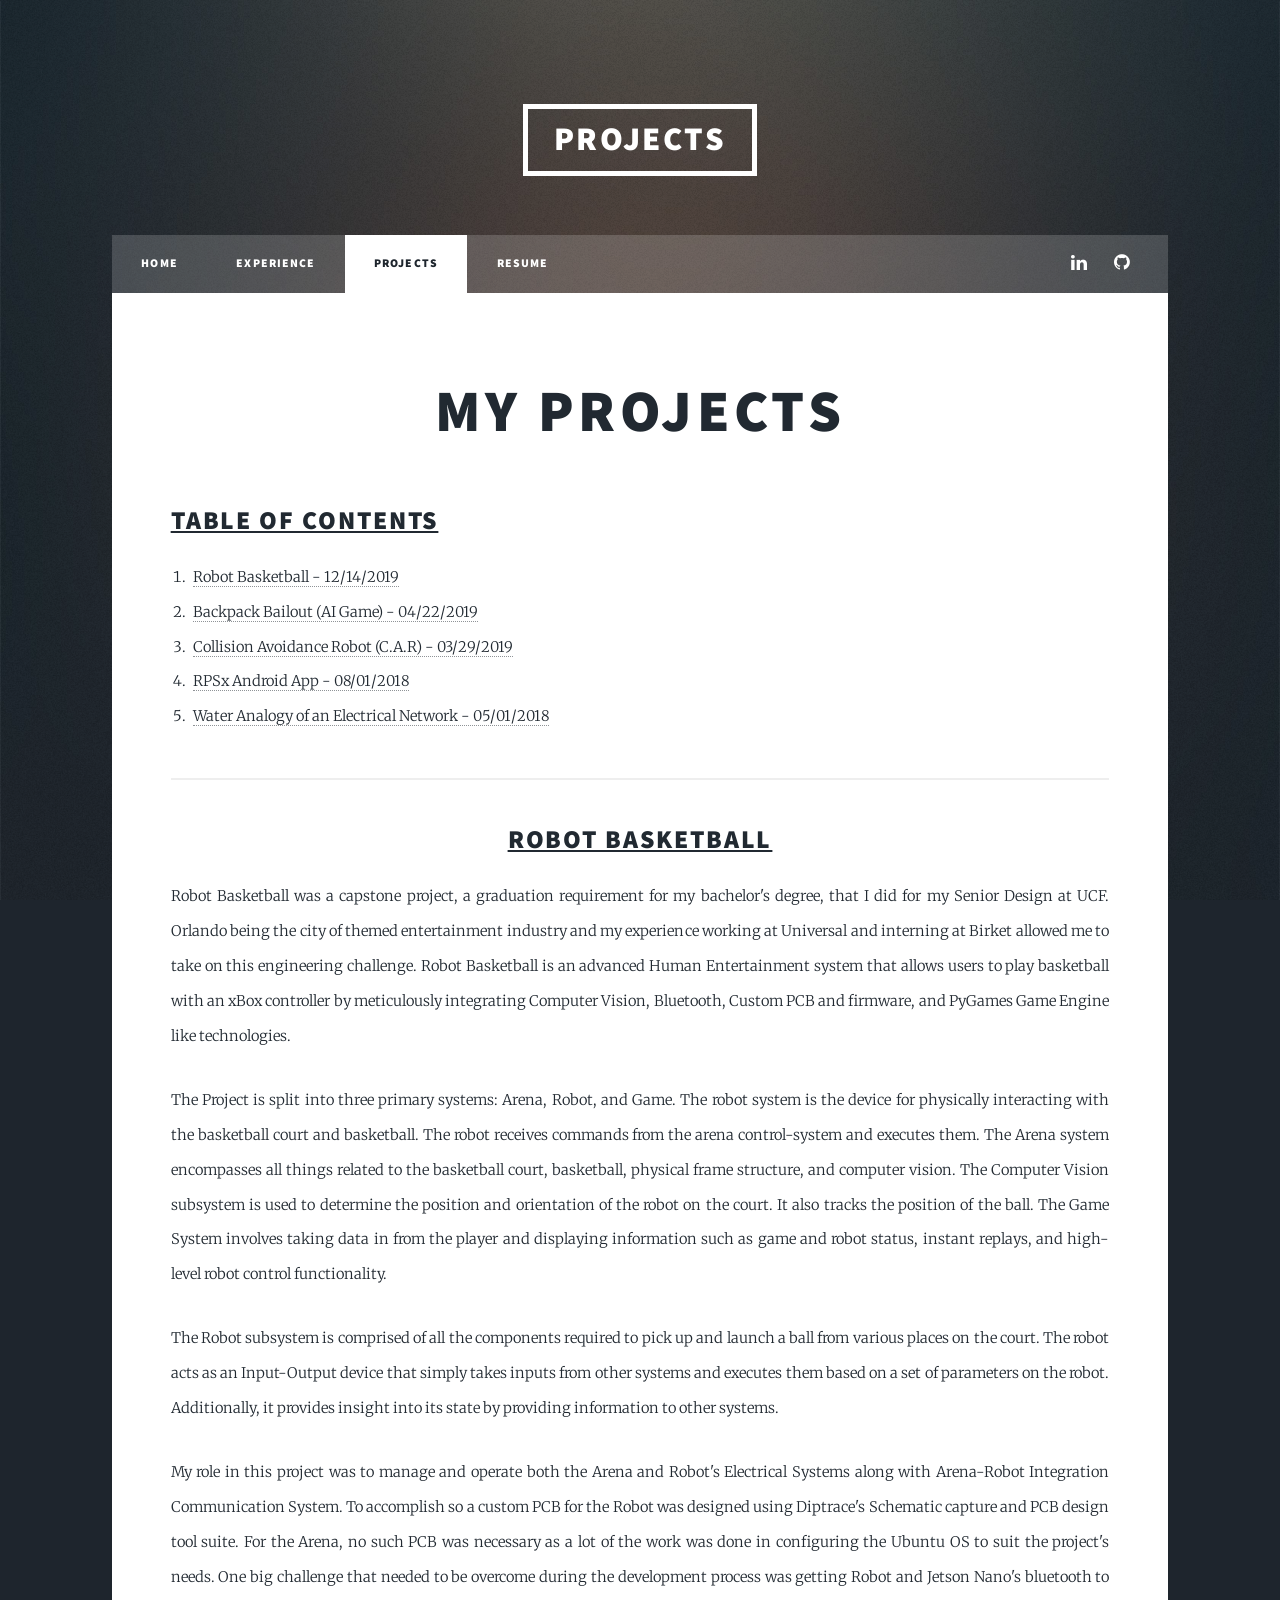
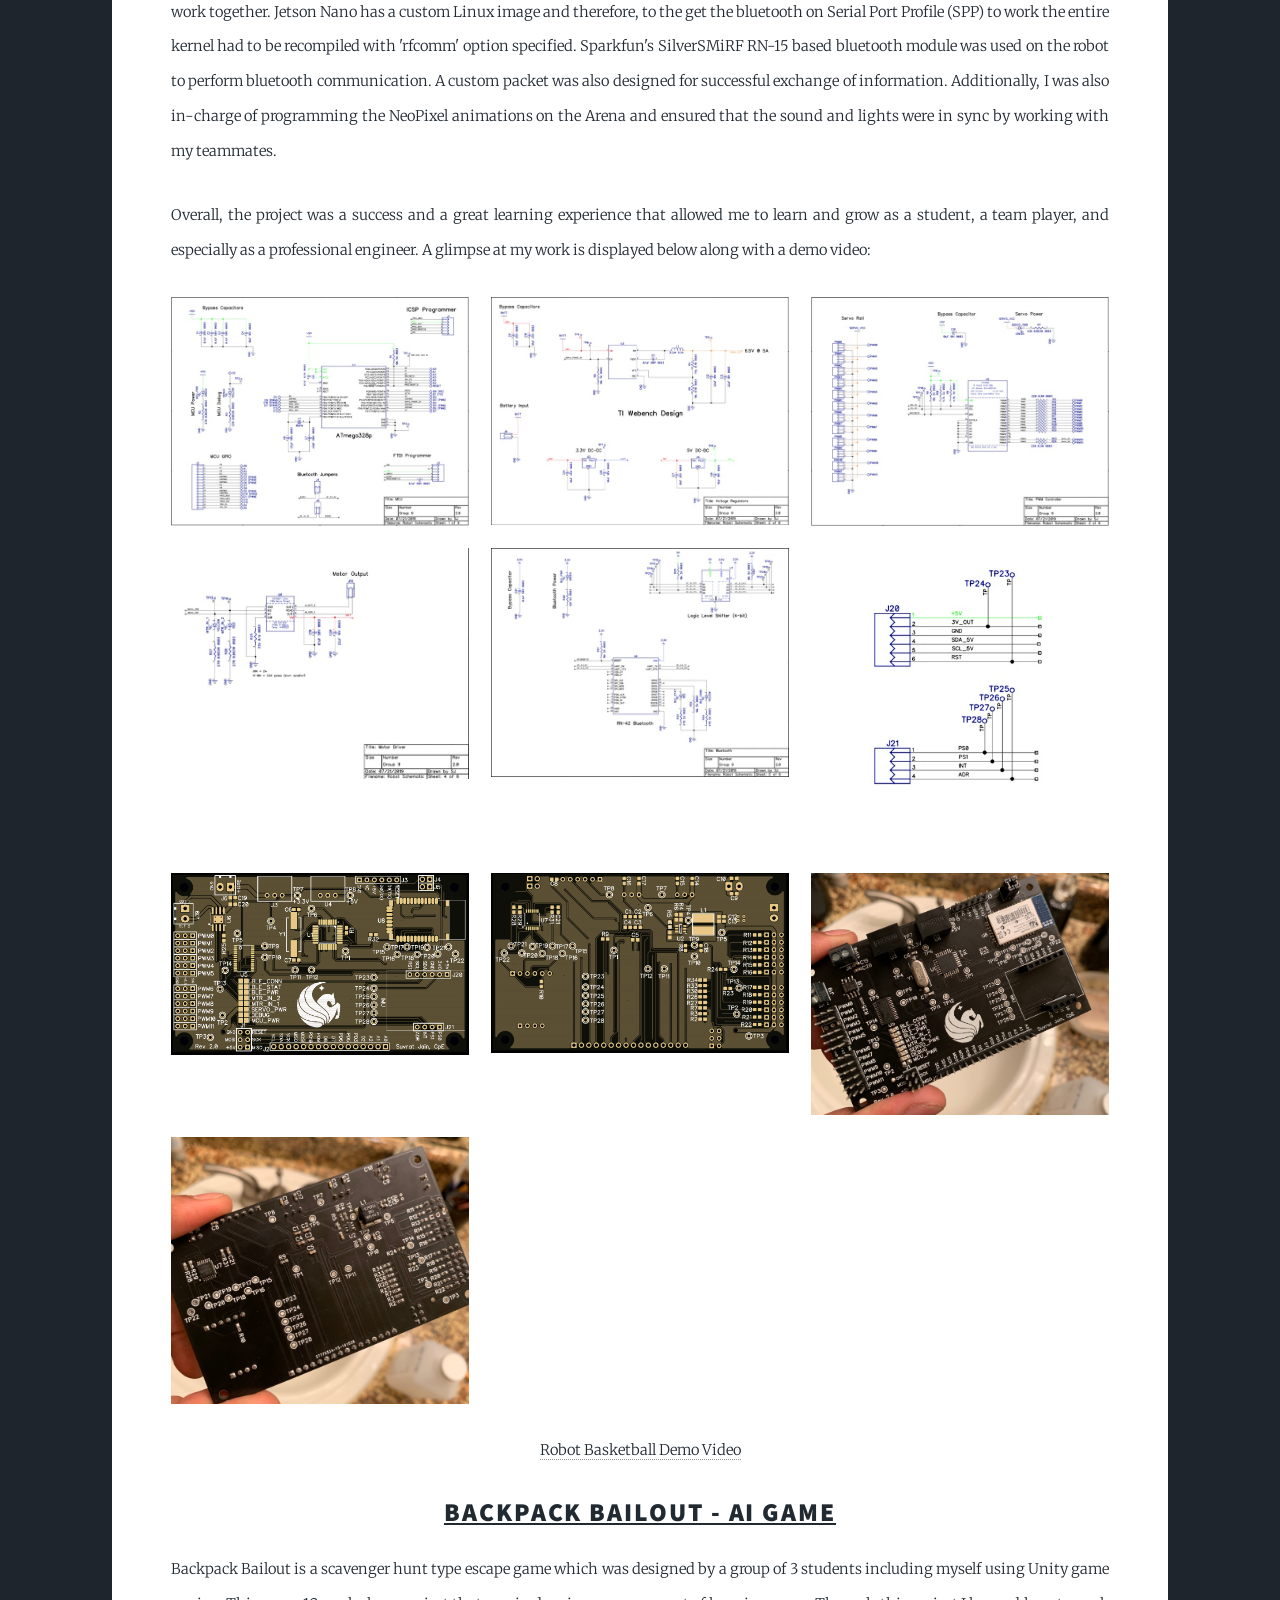
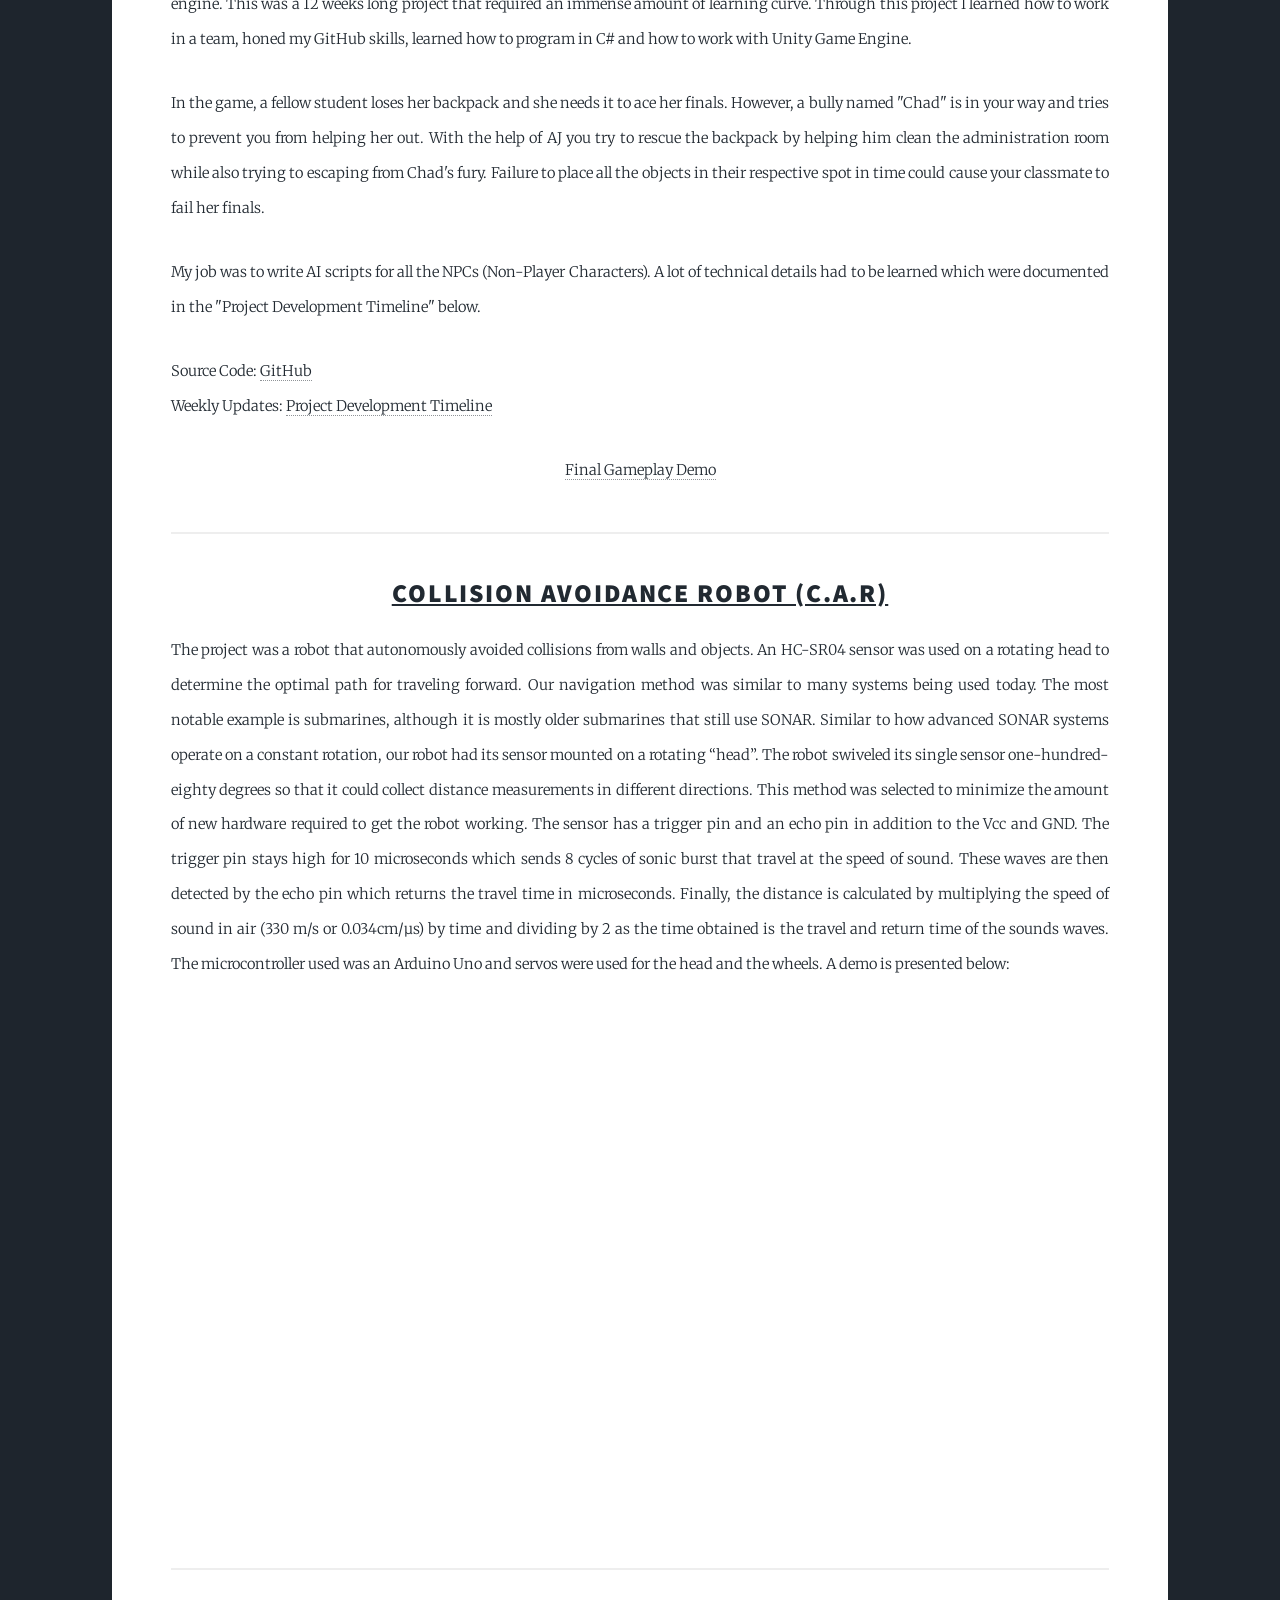
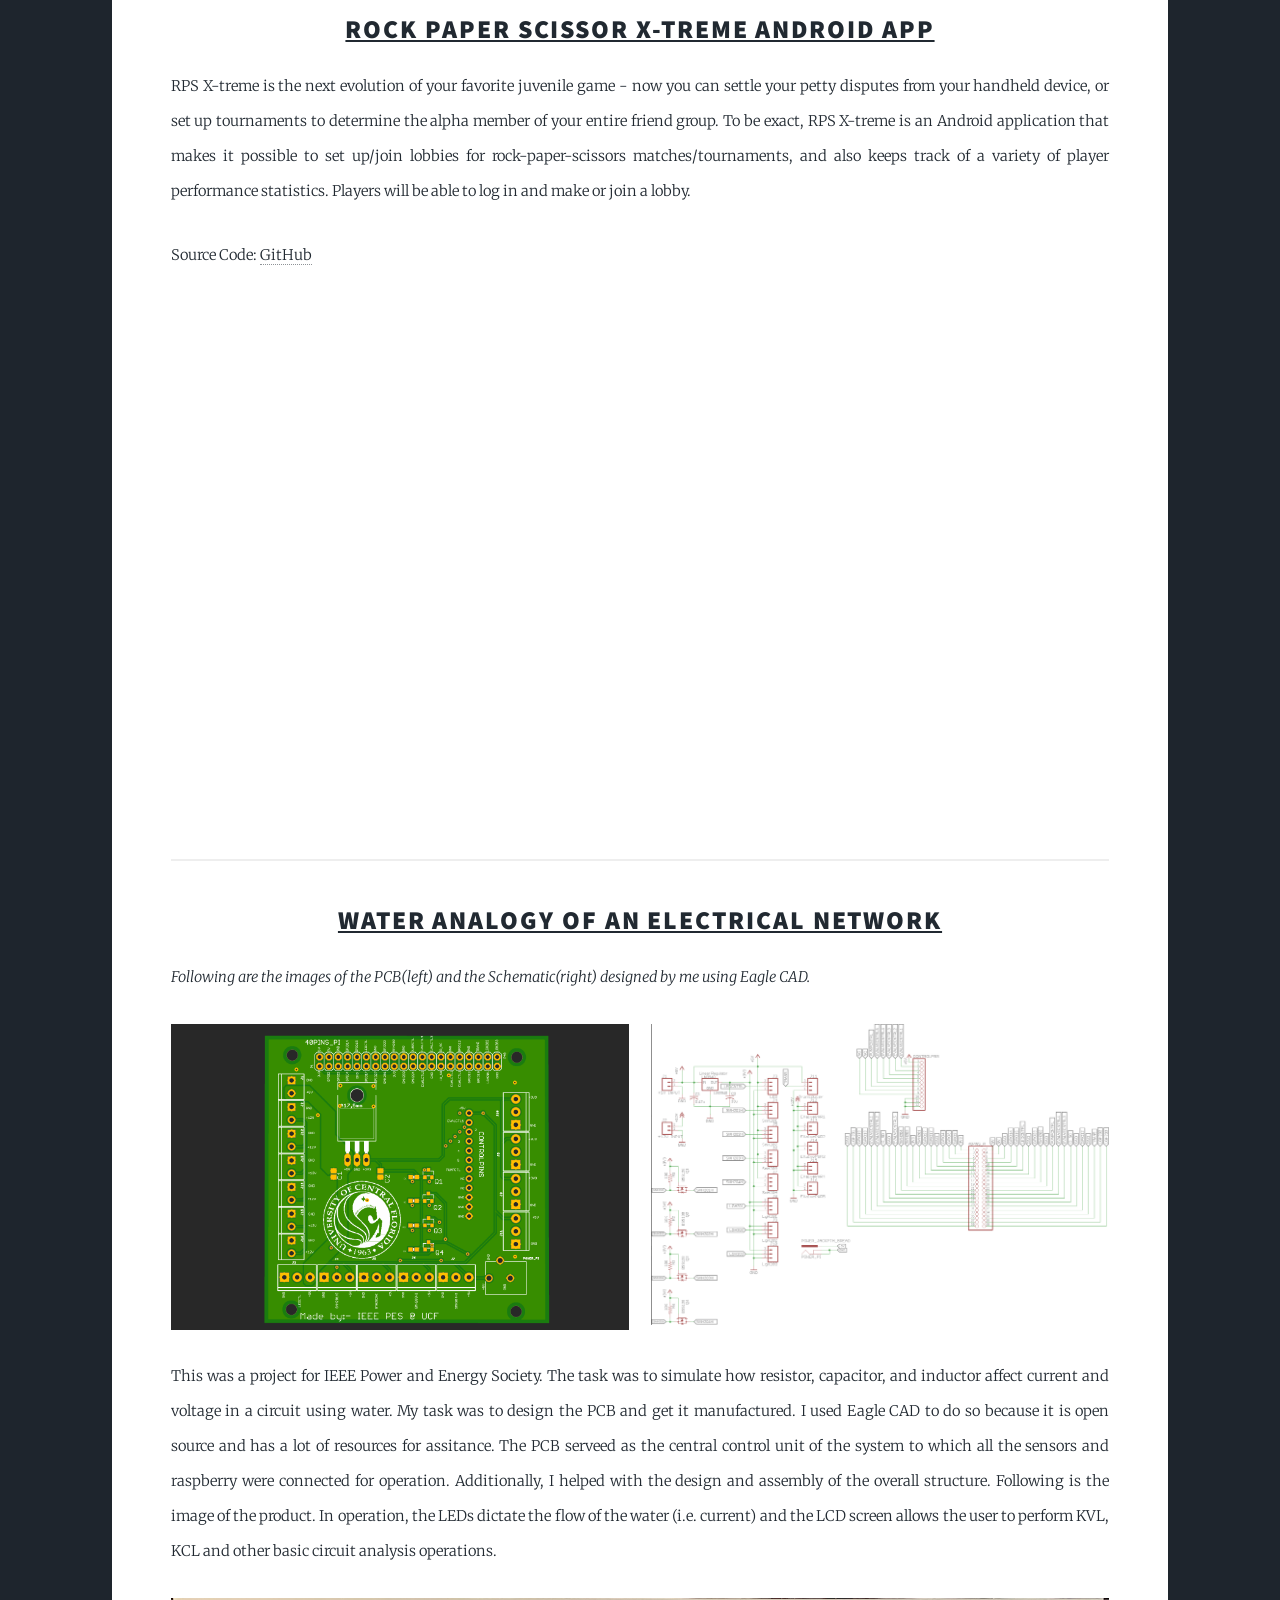
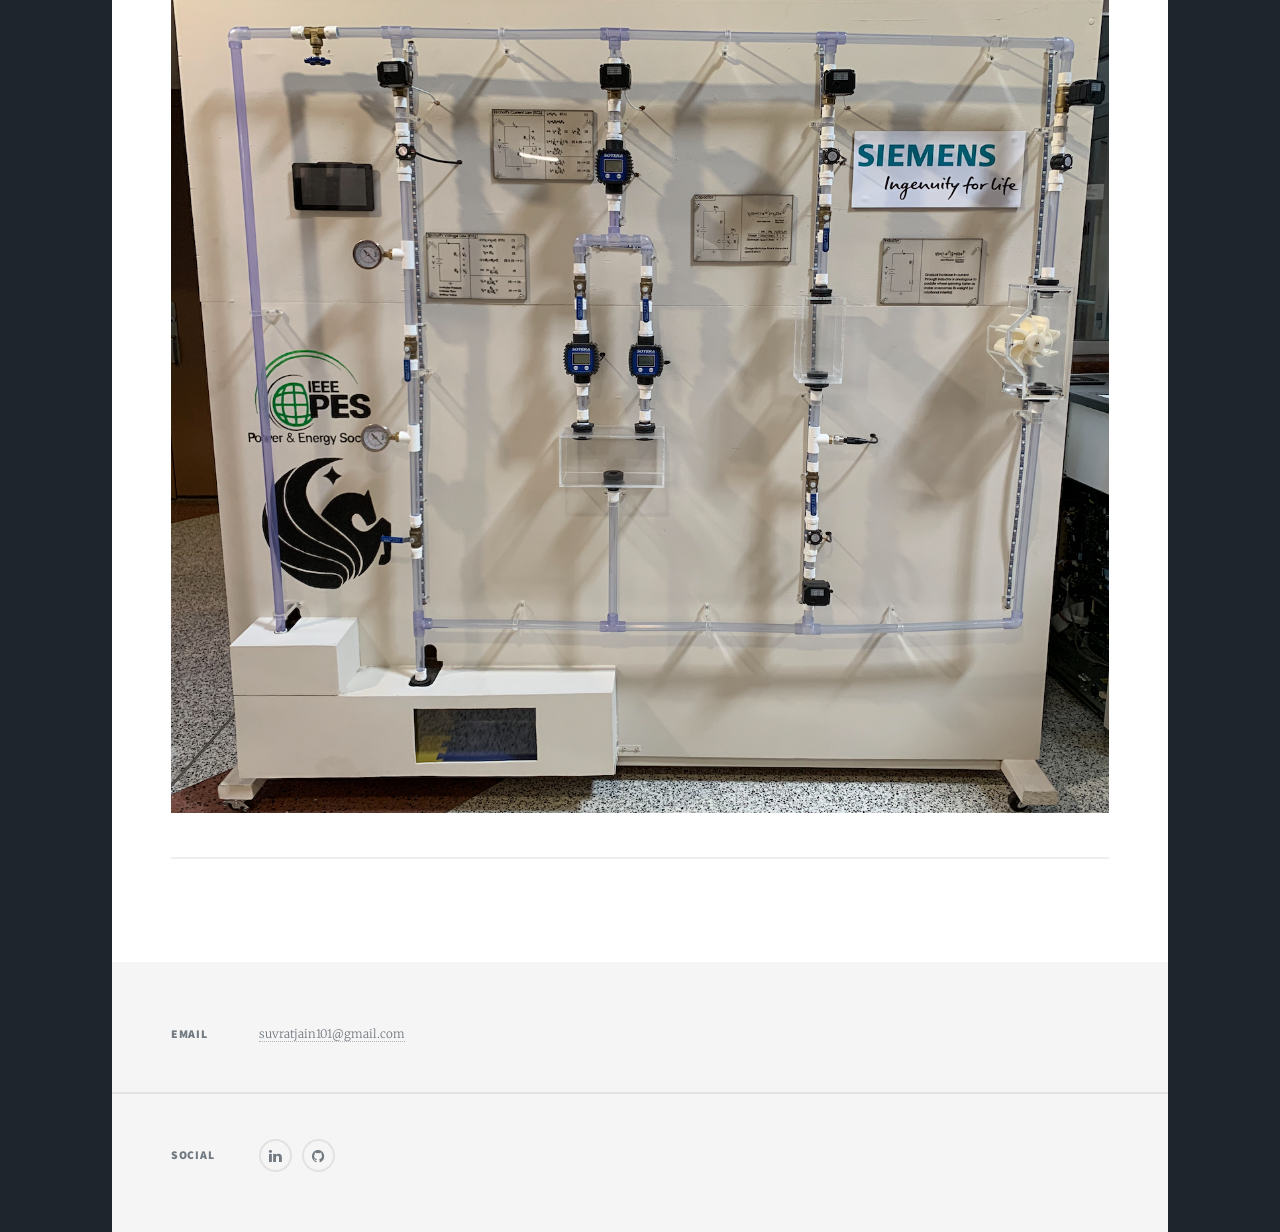
<file: projects.html>
<!DOCTYPE HTML>
<!--
	Massively by HTML5 UP
	html5up.net | @ajlkn
	Free for personal and commercial use under the CCA 3.0 license (html5up.net/license)
-->
<html>
	<head>
		<title>My Projects</title>
		<meta charset="utf-8" />
		<meta name="viewport" content="width=device-width, initial-scale=1, user-scalable=no" />
        <link href="node_modules/lightbox2/dist/css/lightbox.css" rel="stylesheet">
        <link rel="stylesheet" href="assets/css/main.css" />
		<noscript><link rel="stylesheet" href="assets/css/noscript.css" /></noscript>
	</head>
	<body class="is-preload">

		<!-- Wrapper -->
        <div id="wrapper">

            <!-- Header -->
            <header id="header">
                <a href="index.html" class="logo">Projects</a>
            </header>

            <!-- Nav -->
            <nav id="nav">
                <ul class="links">
                    <li><a href="index.html#header">Home</a></li>
                    <li><a href="experience.html">Experience</a></li>
                    <li class="active"><a href="projects.html">Projects</a></li>
                    <li><a href="resume.html">Resume</a></li>
                </ul>
                <ul class="icons">
                    <li><a href="https://www.linkedin.com/in/suvratjain97/" class="icon fa-linkedin"><span class="label">LinkedIn</span></a></li>
                    <li><a href="https://github.com/suvratjain12" class="icon fa-github"><span class="label">GitHub</span></a></li>
                </ul>
            </nav>

            <!-- Main -->
            <div id="main">

                <!-- Post -->
                <section class="post">
                    <header class="major">
                        <h1>
                            My Projects<br />
                        </h1>
                    </header>

                    <!-- Table of Contents -->
                    <h2><u>Table of Contents</u></h2>
                    <ol>
                        <li><a href="projects.html#robot_basketball">Robot Basketball - 12/14/2019</a></li>
                        <li><a href="projects.html#backpack_bailout">Backpack Bailout (AI Game) - 04/22/2019</a></li>
                        <li><a href="projects.html#collision_avoidance_robot">Collision Avoidance Robot (C.A.R) - 03/29/2019<br /></a></li>
                        <li><a href="projects.html#rpsx">RPSx Android App - 08/01/2018</a></li>
                        <li><a href="projects.html#water_analogy">Water Analogy of an Electrical Network - 05/01/2018</a></li>
                    </ol>
                    <hr />

                    <!--Robot Basketball Project Start -->
                    <header id="robot_basketball">
                        <center><h2><u>Robot Basketball</u></h2></center>
                    </header>
                    <p>Robot Basketball was a capstone project, a graduation requirement for my bachelor's degree, that I did for my Senior Design at UCF. Orlando being the city of themed entertainment industry and my experience working at Universal and interning at Birket allowed me to take on this engineering challenge. Robot Basketball is an advanced Human Entertainment system that allows users to play basketball with an xBox controller by meticulously integrating Computer Vision, Bluetooth, Custom PCB and firmware, and PyGames Game Engine like technologies.</p>
                    <p>The Project is split into three primary systems: Arena, Robot, and Game. The robot system is the device for physically interacting with the basketball court and basketball. The robot receives commands from the arena control-system and executes them. The Arena system encompasses all things related to the basketball court, basketball, physical frame structure, and computer vision. The Computer Vision subsystem is used to determine the position and orientation of the robot on the court. It also tracks the position of the ball. The Game System involves taking data in from the player and displaying information such as game and robot status, instant replays, and high-level robot control functionality.</p>
                    <p>The Robot subsystem is comprised of all the components required to pick up and launch a ball from various places on the court. The robot acts as an Input-Output device that simply takes inputs from other systems and executes them based on a set of parameters on the robot. Additionally, it provides insight into its state by providing information to other systems.</p>
                    <p>My role in this project was to manage and operate both the Arena and Robot's Electrical Systems along with Arena-Robot Integration Communication System. To accomplish so a custom PCB for the Robot was designed using Diptrace's Schematic capture and PCB design tool suite. For the Arena, no such PCB was necessary as a lot of the work was done in configuring the Ubuntu OS to suit the project's needs. One big challenge that needed to be overcome during the development process was getting Robot and Jetson Nano's bluetooth to work together. Jetson Nano has a custom Linux image and therefore, to the get the bluetooth on Serial Port Profile (SPP) to work the entire kernel had to be recompiled with 'rfcomm' option specified. Sparkfun's SilverSMiRF RN-15 based bluetooth module was used on the robot to perform bluetooth communication. A custom packet was also designed for successful exchange of information. Additionally, I was also in-charge of programming the NeoPixel animations on the Arena and ensured that the sound and lights were in sync by working with my teammates. </p>
                    <p>Overall, the project was a success and a great learning experience that allowed me to learn and grow as a student, a team player, and especially as a professional engineer. A glimpse at my work is displayed below along with a demo video:</p>
                    <div class="box alt">
                        <div class="row gtr-100 gtr-uniform">

                            <div class="col-4">
                                <a class="image fit" href="Projects/Robot Basketball/MCU.jpg" data-lightbox="water_analogy">
                                    <img src="Projects/Robot Basketball/MCU.jpg" alt="" />
                                </a>
                            </div>

                            <div class="col-4">
                                <a class="image fit" href="Projects/Robot Basketball/Power Distribution.jpg" data-lightbox="water_analogy">
                                    <img src="Projects/Robot Basketball/Power Distribution.jpg" alt="" />
                                </a>
                            </div>

                            <div class="col-4">
                                <a class="image fit" href="Projects/Robot Basketball/PWM Controller.jpg" data-lightbox="water_analogy">
                                    <img src="Projects/Robot Basketball/PWM Controller.jpg" alt="" />
                                </a>
                            </div>

                            <div class="col-4">
                                <a class="image fit" href="Projects/Robot Basketball/Motor Controller.jpg" data-lightbox="water_analogy">
                                    <img src="Projects/Robot Basketball/Motor Controller.jpg" alt="" />
                                </a>
                            </div>

                            <div class="col-4">
                                <a class="image fit" href="Projects/Robot Basketball/Bluetooth.jpg" data-lightbox="water_analogy">
                                    <img src="Projects/Robot Basketball/Bluetooth.jpg" alt="" />
                                </a>
                            </div>

                            <div class="col-4">
                                <a class="image fit" href="Projects/Robot Basketball/IMU Interface.jpg" data-lightbox="water_analogy">
                                    <img src="Projects/Robot Basketball/IMU Interface.jpg" alt="" />
                                </a>
                            </div>

                            <div class="col-4">
                                <a class="image fit" href="Projects/Robot Basketball/PCB-Top.jpg" data-lightbox="water_analogy">
                                    <img src="Projects/Robot Basketball/PCB-Top.jpg" alt="" />
                                </a>
                            </div>

                            <div class="col-4">
                                <a class="image fit" href="Projects/Robot Basketball/PCB-Bottom.jpg" data-lightbox="water_analogy">
                                    <img src="Projects/Robot Basketball/PCB-Bottom.jpg" alt="" />
                                </a>
                            </div>

                            <div class="col-4">
                                <a class="image fit" href="Projects/Robot Basketball/PCB-Soldered-Top.jpg" data-lightbox="water_analogy">
                                    <img src="Projects/Robot Basketball/PCB-Soldered-Top.jpg" alt="" />
                                </a>
                            </div>

                            <div class="col-4">
                                <a class="image fit" href="Projects/Robot Basketball/PCB-Soldered-Bottom.jpg" data-lightbox="water_analogy">
                                    <img src="Projects/Robot Basketball/PCB-Soldered-Bottom.jpg" alt="" />
                                </a>
                            </div>
                        </div>
                    </div>
                    <p><center><a href="https://www.youtube.com/watch?v=F2Qsd2OXz34">Robot Basketball Demo Video</a></center></p>
                    <!--Robot Basketball Project End -->

                    <!--Backpack Bailout Project Start -->
                    <header id="backpack_bailout">
                        <center><h2><u>Backpack Bailout - AI Game</u></h2></center>
                    </header>
                    <p>Backpack Bailout is a scavenger hunt type escape game which was designed by a group of 3 students including myself using Unity game engine. This was a 12 weeks long project that required an immense amount of learning curve. Through this project I learned how to work in a team, honed my GitHub skills, learned how to program in C# and how to work with Unity Game Engine. </p>
                    <p>In the game, a fellow student loses her backpack and she needs it to ace her finals. However, a bully named "Chad" is in your way and tries to prevent you from helping her out. With the help of AJ you try to rescue the backpack by helping him clean the administration room while also trying to escaping from Chad's fury. Failure to place all the objects in their respective spot in time could cause your classmate to fail her finals.</p>
                    <p>My job was to write AI scripts for all the NPCs (Non-Player Characters). A lot of technical details had to be learned which were documented in the "Project Development Timeline" below.</p>
                    <p>
                        Source Code: <a href="https://github.com/suvratjain12/Backpack-Bailout">GitHub</a>
                        </br>
                        Weekly Updates: <a href="https://capteam8.wordpress.com">Project Development Timeline</a>
                    </p>
                    <p><center><a href="https://youtu.be/ET4k2OR2R7M">Final Gameplay Demo</a></center></p>
                    <!--Backpack Bailout Project End -->

                    <hr />

                    <!--Collision Avoidance Robot Project Start -->
                    <header id="collision_avoidance_robot">
                        <center><h2><u>Collision Avoidance Robot (C.A.R)</u></h2></center>
                    </header>
                    <p>The project was a robot that autonomously avoided collisions from walls and objects. An HC-SR04 sensor was used on a rotating head to determine the optimal path for traveling forward. Our navigation method was similar to many systems being used today. The most notable example is submarines, although it is mostly older submarines that still use SONAR. Similar to how advanced SONAR systems operate on a constant rotation, our robot had its sensor mounted on a rotating “head”. The robot swiveled its single sensor one-hundred-eighty degrees so that it could collect distance measurements in different directions. This method was selected to minimize the amount of new hardware required to get the robot working. The sensor has a trigger pin and an echo pin in addition to the Vcc and GND. The trigger pin stays high for 10 microseconds which sends 8 cycles of sonic burst that travel at the speed of sound. These waves are then detected by the echo pin which returns the travel time in microseconds. Finally, the distance is calculated by multiplying the speed of sound in air (330 m/s or 0.034cm/µs) by time and dividing by 2 as the time obtained is the travel and return time of the sounds waves. The microcontroller used was an Arduino Uno and servos were used for the head and the wheels. A demo is presented below:</p>
                    <center>
                        <iframe width="600" height="500" src="https://www.youtube.com/embed/Y2D8hRYKl7Q" frameborder="0" allow="accelerometer; autoplay; encrypted-media; gyroscope; picture-in-picture" allowfullscreen></iframe>
                    </center>
                    <!--Collision Avoidance Robot Project End -->

                    <hr />

                    <!--RPSx Project Start -->
                    <header id="rpsx">
                        <center><h2><u>Rock Paper Scissor X-treme Android App</u></h2></center>
                    </header>
                    <p>RPS X-treme is the next evolution of your favorite juvenile game - now you can settle your petty disputes from your handheld device, or set up tournaments to determine the alpha member of your entire friend group. To be exact, RPS X-treme is an Android application that makes it possible to set up/join lobbies for rock-paper-scissors matches/tournaments, and also keeps track of a variety of player performance statistics. Players will be able to log in and make or join a lobby.</p>

                    <p>Source Code: <a href="https://github.com/suvratjain12/RPSx-COP_4331C">GitHub</a></p>
                    <center>
                        <iframe width="600" height="500" src="https://www.youtube.com/embed/oM9_euICbaM"></iframe>
                    </center>
                    <!--RPSx Project End -->

                    <hr />

                    <!--Water Analogy Project Start -->
                    <header id="water_analogy">
                        <center><h2><u>Water Analogy of an Electrical Network</u></h2></center>
                        <p>Following are the images of the PCB(left) and the Schematic(right) designed by me using Eagle CAD.</p>
                        <div class="box alt">
                            <div class="row gtr-100 gtr-uniform">

                                <div class="col-6">
                                    <a class="image fit" href="Projects/Water Analogy of a Circuit/IEEE_PCB.jpeg" data-lightbox="water_analogy">
                                        <img src="Projects/Water Analogy of a Circuit/IEEE_PCB.jpeg" alt="" />
                                    </a>
                                </div>

                                <div class="col-6">
                                    <a class="image fit" href="Projects/Water Analogy of a Circuit/IEEE - PCB Schematic.jpeg" data-lightbox="water_analogy">
                                        <img src="Projects/Water Analogy of a Circuit/IEEE - PCB Schematic.jpeg" alt="" />
                                    </a>

                                </div>

                            </div>
                        </div>
                    </header>
                    <p>This was a project for IEEE Power and Energy Society. The task was to simulate how resistor, capacitor, and inductor affect current and voltage in a circuit using water. My task was to design the PCB and get it manufactured. I used Eagle CAD to do so because it is open source and has a lot of resources for assitance. The PCB serveed as the central control unit of the system to which all the sensors and raspberry were connected for operation. Additionally, I helped with the design and assembly of the overall structure. Following is the image of the product. In operation, the LEDs dictate the flow of the water (i.e. current) and the LCD screen allows the user to perform KVL, KCL and other basic circuit analysis operations.</p>
                    <center>
                        <a class="image fit" href="Projects/Water Analogy of a Circuit/IEEE Water Analogy.jpeg" data-lightbox="water_analogy">
                            <img src="Projects/Water Analogy of a Circuit/IEEE Water Analogy.jpeg" alt="" />
                        </a>
                    </center>

                    <!--Water Analogy Project End -->

                    <hr />




                </section>
            </div>

            <footer id="footer">
                <section class="split contact">
                    <section>
                        <h3>Email</h3>
                        <p><a href="#">suvratjain101@gmail.com</a></p>
                    </section>
                    <section>
                        <h3>Social</h3>
                        <ul class="icons alt">
                            <li><a href="https://www.linkedin.com/in/suvratjain97/" class="icon alt fa-linkedin"><span class="label">LinkedIn</span></a></li>
                            <li><a href="https://github.com/suvratjain12" class="icon alt fa-github"><span class="label">GitHub</span></a></li>
                        </ul>
                    </section>
                </section>
            </footer>

        </div>

		<!-- Scripts -->

			<script src="assets/js/jquery.min.js"></script>
			<script src="assets/js/jquery.scrollex.min.js"></script>
			<script src="assets/js/jquery.scrolly.min.js"></script>
			<script src="assets/js/browser.min.js"></script>
			<script src="assets/js/breakpoints.min.js"></script>
			<script src="assets/js/util.js"></script>
			<script src="assets/js/main.js"></script>
            <script src="node_modules/lightbox2/dist/js/lightbox.js"></script>

	</body>
</html>
</file>
<file: assets/css/main.css>
@import url(font-awesome.min.css);
@import url("https://fonts.googleapis.com/css?family=Merriweather:300,700,300italic,700italic|Source+Sans+Pro:900");

/*
	Massively by HTML5 UP
	html5up.net | @ajlkn
	Free for personal and commercial use under the CCA 3.0 license (html5up.net/license)
*/

html, body, div, span, applet, object,
iframe, h1, h2, h3, h4, h5, h6, p, blockquote,
pre, a, abbr, acronym, address, big, cite,
code, del, dfn, em, img, ins, kbd, q, s, samp,
small, strike, strong, sub, sup, tt, var, b,
u, i, center, dl, dt, dd, ol, ul, li, fieldset,
form, label, legend, table, caption, tbody,
tfoot, thead, tr, th, td, article, aside,
canvas, details, embed, figure, figcaption,
footer, header, hgroup, menu, nav, output, ruby,
section, summary, time, mark, audio, video {
	margin: 0;
	padding: 0;
	border: 0;
	font-size: 100%;
	font: inherit;
	vertical-align: baseline;}

article, aside, details, figcaption, figure,
footer, header, hgroup, menu, nav, section {
	display: block;}

body {
	line-height: 1;
}

ol, ul {
	list-style: none;
}

blockquote, q {
	quotes: none;
}

	blockquote:before, blockquote:after, q:before, q:after {
		content: '';
		content: none;
	}

table {
	border-collapse: collapse;
	border-spacing: 0;
}

body {
	-webkit-text-size-adjust: none;
}

mark {
	background-color: transparent;
	color: inherit;
}

input::-moz-focus-inner {
	border: 0;
	padding: 0;
}

input, select, textarea {
	-moz-appearance: none;
	-webkit-appearance: none;
	-ms-appearance: none;
	appearance: none;
}

/* Basic */

	@-ms-viewport {
		width: device-width;
	}

	body {
		-ms-overflow-style: scrollbar;
	}

	@media screen and (max-width: 480px) {

		html, body {
			min-width: 320px;
		}

	}

	html {
		box-sizing: border-box;
	}

	*, *:before, *:after {
		box-sizing: inherit;
	}

	body {
		background-color: #1e252d;
	}

		body.is-preload *, body.is-preload *:before, body.is-preload *:after {
			-moz-animation: none !important;
			-webkit-animation: none !important;
			-ms-animation: none !important;
			animation: none !important;
			-moz-transition: none !important;
			-webkit-transition: none !important;
			-ms-transition: none !important;
			transition: none !important;
		}

/* Type */

	html {
		font-size: 16pt;
	}

		@media screen and (max-width: 1680px) {

			html {
				font-size: 12pt;
			}

		}

		@media screen and (max-width: 1280px) {

			html {
				font-size: 11pt;
			}

		}

		@media screen and (max-width: 360px) {

			html {
				font-size: 10pt;
			}

		}

	body {
		color: #212931;
	}

	body, input, select, textarea {
		font-family: "Merriweather", Georgia, serif;
		font-weight: 300;
		font-size: 1rem;
		line-height: 2.375;
	}

	a {
		-moz-transition: color 0.2s ease-in-out, background-color 0.2s ease-in-out, border-color 0.2s ease-in-out, box-shadow 0.2s ease-in-out;
		-webkit-transition: color 0.2s ease-in-out, background-color 0.2s ease-in-out, border-color 0.2s ease-in-out, box-shadow 0.2s ease-in-out;
		-ms-transition: color 0.2s ease-in-out, background-color 0.2s ease-in-out, border-color 0.2s ease-in-out, box-shadow 0.2s ease-in-out;
		transition: color 0.2s ease-in-out, background-color 0.2s ease-in-out, border-color 0.2s ease-in-out, box-shadow 0.2s ease-in-out;
		border-bottom: dotted 1px;
		text-decoration: none;
	}

		a:hover {
			border-bottom-color: transparent;
		}

	strong, b {
		font-weight: 600;
	}

	em, i {
		font-style: italic;
	}

	p {
		text-align: justify;
		margin: 0 0 2rem 0;
	}

	h1, h2, h3, h4, h5, h6 {
		font-family: "Source Sans Pro", Helvetica, sans-serif;
		font-weight: 900;
		line-height: 1.5;
		letter-spacing: 0.075em;
		text-transform: uppercase;
		margin: 0 0 1rem 0;
	}

		h1 a, h2 a, h3 a, h4 a, h5 a, h6 a {
			border-bottom: 0;
			color: inherit;
			text-decoration: none;
		}

	h1 {
		font-size: 4rem;
		line-height: 1.1;
		margin: 0 0 2rem 0;
	}

	h2 {
		font-size: 1.75rem;
		line-height: 1.3;
		margin: 0 0 1.5rem 0;
	}

	h3 {
		font-size: 1.25rem;
		margin: 0 0 1.5rem 0;
	}

	h4 {
		font-size: 1rem;
	}

	h5 {
		font-size: 0.9rem;
	}

	h6 {
		font-size: 0.8rem;
	}

	sub {
		font-size: 0.8rem;
		position: relative;
		top: 0.5rem;
	}

	sup {
		font-size: 0.8rem;
		position: relative;
		top: -0.5rem;
	}

	blockquote {
		border-left: solid 4px;
		font-style: italic;
		margin: 0 0 2rem 0;
		padding: 0.5rem 0 0.5rem 2rem;
	}

	code {
		border: solid 2px;
		font-family: "Courier New", monospace;
		font-size: 0.9rem;
		margin: 0 0.25rem;
		padding: 0.25rem 0.65rem;
	}

	pre {
		-webkit-overflow-scrolling: touch;
		font-family: "Courier New", monospace;
		font-size: 0.9rem;
		margin: 0 0 2rem 0;
	}

		pre code {
			display: block;
			line-height: 1.75;
			padding: 1rem 1.5rem;
			overflow-x: auto;
		}

	hr {
		border: 0;
		border-bottom: solid 2px;
		margin: 3rem 0;
	}

		hr.major {
			margin: 5rem 0;
		}

	.align-left {
		text-align: left;
	}

	.align-center {
		text-align: center;
	}

	.align-right {
		text-align: right;
	}

	input, select, textarea {
		color: #212931;
	}

	a {
		color: #212931;
		border-bottom-color: rgba(33, 41, 49, 0.5);
	}

		a:hover {
			border-bottom-color: transparent;
			color: #18bfef !important;
		}

	strong, b {
		color: #212931;
	}

	h1, h2, h3, h4, h5, h6 {
		color: #212931;
	}

	blockquote {
		border-left-color: #eeeeee;
	}

	code {
		background: rgba(220, 220, 220, 0.25);
		border-color: #eeeeee;
	}

	hr {
		border-bottom-color: #eeeeee;
	}

/* Row */

	.row {
		display: flex;
		flex-wrap: wrap;
		box-sizing: border-box;
		align-items: stretch;
	}

		.row > * {
			box-sizing: border-box;
		}

		.row.gtr-uniform > * > :last-child {
			margin-bottom: 0;
		}

		.row.aln-left {
			justify-content: flex-start;
		}

		.row.aln-center {
			justify-content: center;
		}

		.row.aln-right {
			justify-content: flex-end;
		}

		.row.aln-top {
			align-items: flex-start;
		}

		.row.aln-middle {
			align-items: center;
		}

		.row.aln-bottom {
			align-items: flex-end;
		}

		.row > .imp {
			order: -1;
		}

		.row > .col-1 {
			width: 8.3333333333%;
		}

		.row > .off-1 {
			margin-left: 8.3333333333%;
		}

		.row > .col-2 {
			width: 16.6666666667%;
		}

		.row > .off-2 {
			margin-left: 16.6666666667%;
		}

		.row > .col-3 {
			width: 25%;
		}

		.row > .off-3 {
			margin-left: 25%;
		}

		.row > .col-4 {
			width: 33.3333333333%;
		}

		.row > .off-4 {
			margin-left: 33.3333333333%;
		}

		.row > .col-5 {
			width: 41.6666666667%;
		}

		.row > .off-5 {
			margin-left: 41.6666666667%;
		}

		.row > .col-6 {
			width: 50%;
		}

		.row > .off-6 {
			margin-left: 50%;
		}

		.row > .col-7 {
			width: 58.3333333333%;
		}

		.row > .off-7 {
			margin-left: 58.3333333333%;
		}

		.row > .col-8 {
			width: 66.6666666667%;
		}

		.row > .off-8 {
			margin-left: 66.6666666667%;
		}

		.row > .col-9 {
			width: 75%;
		}

		.row > .off-9 {
			margin-left: 75%;
		}

		.row > .col-10 {
			width: 83.3333333333%;
		}

		.row > .off-10 {
			margin-left: 83.3333333333%;
		}

		.row > .col-11 {
			width: 91.6666666667%;
		}

		.row > .off-11 {
			margin-left: 91.6666666667%;
		}

		.row > .col-12 {
			width: 100%;
		}

		.row > .off-12 {
			margin-left: 100%;
		}

		.row.gtr-0 {
			margin-top: 0;
			margin-left: 0rem;
		}

			.row.gtr-0 > * {
				padding: 0 0 0 0rem;
			}

			.row.gtr-0.gtr-uniform {
				margin-top: 0rem;
			}

				.row.gtr-0.gtr-uniform > * {
					padding-top: 0rem;
				}

		.row.gtr-25 {
			margin-top: 0;
			margin-left: -0.375rem;
		}

			.row.gtr-25 > * {
				padding: 0 0 0 0.375rem;
			}

			.row.gtr-25.gtr-uniform {
				margin-top: -0.375rem;
			}

				.row.gtr-25.gtr-uniform > * {
					padding-top: 0.375rem;
				}

		.row.gtr-50 {
			margin-top: 0;
			margin-left: -0.75rem;
		}

			.row.gtr-50 > * {
				padding: 0 0 0 0.75rem;
			}

			.row.gtr-50.gtr-uniform {
				margin-top: -0.75rem;
			}

				.row.gtr-50.gtr-uniform > * {
					padding-top: 0.75rem;
				}

		.row {
			margin-top: 0;
			margin-left: -1.5rem;
		}

			.row > * {
				padding: 0 0 0 1.5rem;
			}

			.row.gtr-uniform {
				margin-top: -1.5rem;
			}

				.row.gtr-uniform > * {
					padding-top: 1.5rem;
				}

		.row.gtr-150 {
			margin-top: 0;
			margin-left: -2.25rem;
		}

			.row.gtr-150 > * {
				padding: 0 0 0 2.25rem;
			}

			.row.gtr-150.gtr-uniform {
				margin-top: -2.25rem;
			}

				.row.gtr-150.gtr-uniform > * {
					padding-top: 2.25rem;
				}

		.row.gtr-200 {
			margin-top: 0;
			margin-left: -3rem;
		}

			.row.gtr-200 > * {
				padding: 0 0 0 3rem;
			}

			.row.gtr-200.gtr-uniform {
				margin-top: -3rem;
			}

				.row.gtr-200.gtr-uniform > * {
					padding-top: 3rem;
				}

		@media screen and (max-width: 1680px) {

			.row {
				display: flex;
				flex-wrap: wrap;
				box-sizing: border-box;
				align-items: stretch;
			}

				.row > * {
					box-sizing: border-box;
				}

				.row.gtr-uniform > * > :last-child {
					margin-bottom: 0;
				}

				.row.aln-left {
					justify-content: flex-start;
				}

				.row.aln-center {
					justify-content: center;
				}

				.row.aln-right {
					justify-content: flex-end;
				}

				.row.aln-top {
					align-items: flex-start;
				}

				.row.aln-middle {
					align-items: center;
				}

				.row.aln-bottom {
					align-items: flex-end;
				}

				.row > .imp-xlarge {
					order: -1;
				}

				.row > .col-1-xlarge {
					width: 8.3333333333%;
				}

				.row > .off-1-xlarge {
					margin-left: 8.3333333333%;
				}

				.row > .col-2-xlarge {
					width: 16.6666666667%;
				}

				.row > .off-2-xlarge {
					margin-left: 16.6666666667%;
				}

				.row > .col-3-xlarge {
					width: 25%;
				}

				.row > .off-3-xlarge {
					margin-left: 25%;
				}

				.row > .col-4-xlarge {
					width: 33.3333333333%;
				}

				.row > .off-4-xlarge {
					margin-left: 33.3333333333%;
				}

				.row > .col-5-xlarge {
					width: 41.6666666667%;
				}

				.row > .off-5-xlarge {
					margin-left: 41.6666666667%;
				}

				.row > .col-6-xlarge {
					width: 50%;
				}

				.row > .off-6-xlarge {
					margin-left: 50%;
				}

				.row > .col-7-xlarge {
					width: 58.3333333333%;
				}

				.row > .off-7-xlarge {
					margin-left: 58.3333333333%;
				}

				.row > .col-8-xlarge {
					width: 66.6666666667%;
				}

				.row > .off-8-xlarge {
					margin-left: 66.6666666667%;
				}

				.row > .col-9-xlarge {
					width: 75%;
				}

				.row > .off-9-xlarge {
					margin-left: 75%;
				}

				.row > .col-10-xlarge {
					width: 83.3333333333%;
				}

				.row > .off-10-xlarge {
					margin-left: 83.3333333333%;
				}

				.row > .col-11-xlarge {
					width: 91.6666666667%;
				}

				.row > .off-11-xlarge {
					margin-left: 91.6666666667%;
				}

				.row > .col-12-xlarge {
					width: 100%;
				}

				.row > .off-12-xlarge {
					margin-left: 100%;
				}

				.row.gtr-0 {
					margin-top: 0;
					margin-left: 0rem;
				}

					.row.gtr-0 > * {
						padding: 0 0 0 0rem;
					}

					.row.gtr-0.gtr-uniform {
						margin-top: 0rem;
					}

						.row.gtr-0.gtr-uniform > * {
							padding-top: 0rem;
						}

				.row.gtr-25 {
					margin-top: 0;
					margin-left: -0.375rem;
				}

					.row.gtr-25 > * {
						padding: 0 0 0 0.375rem;
					}

					.row.gtr-25.gtr-uniform {
						margin-top: -0.375rem;
					}

						.row.gtr-25.gtr-uniform > * {
							padding-top: 0.375rem;
						}

				.row.gtr-50 {
					margin-top: 0;
					margin-left: -0.75rem;
				}

					.row.gtr-50 > * {
						padding: 0 0 0 0.75rem;
					}

					.row.gtr-50.gtr-uniform {
						margin-top: -0.75rem;
					}

						.row.gtr-50.gtr-uniform > * {
							padding-top: 0.75rem;
						}

				.row {
					margin-top: 0;
					margin-left: -1.5rem;
				}

					.row > * {
						padding: 0 0 0 1.5rem;
					}

					.row.gtr-uniform {
						margin-top: -1.5rem;
					}

						.row.gtr-uniform > * {
							padding-top: 1.5rem;
						}

				.row.gtr-150 {
					margin-top: 0;
					margin-left: -2.25rem;
				}

					.row.gtr-150 > * {
						padding: 0 0 0 2.25rem;
					}

					.row.gtr-150.gtr-uniform {
						margin-top: -2.25rem;
					}

						.row.gtr-150.gtr-uniform > * {
							padding-top: 2.25rem;
						}

				.row.gtr-200 {
					margin-top: 0;
					margin-left: -3rem;
				}

					.row.gtr-200 > * {
						padding: 0 0 0 3rem;
					}

					.row.gtr-200.gtr-uniform {
						margin-top: -3rem;
					}

						.row.gtr-200.gtr-uniform > * {
							padding-top: 3rem;
						}

		}

		@media screen and (max-width: 1280px) {

			.row {
				display: flex;
				flex-wrap: wrap;
				box-sizing: border-box;
				align-items: stretch;
			}

				.row > * {
					box-sizing: border-box;
				}

				.row.gtr-uniform > * > :last-child {
					margin-bottom: 0;
				}

				.row.aln-left {
					justify-content: flex-start;
				}

				.row.aln-center {
					justify-content: center;
				}

				.row.aln-right {
					justify-content: flex-end;
				}

				.row.aln-top {
					align-items: flex-start;
				}

				.row.aln-middle {
					align-items: center;
				}

				.row.aln-bottom {
					align-items: flex-end;
				}

				.row > .imp-large {
					order: -1;
				}

				.row > .col-1-large {
					width: 8.3333333333%;
				}

				.row > .off-1-large {
					margin-left: 8.3333333333%;
				}

				.row > .col-2-large {
					width: 16.6666666667%;
				}

				.row > .off-2-large {
					margin-left: 16.6666666667%;
				}

				.row > .col-3-large {
					width: 25%;
				}

				.row > .off-3-large {
					margin-left: 25%;
				}

				.row > .col-4-large {
					width: 33.3333333333%;
				}

				.row > .off-4-large {
					margin-left: 33.3333333333%;
				}

				.row > .col-5-large {
					width: 41.6666666667%;
				}

				.row > .off-5-large {
					margin-left: 41.6666666667%;
				}

				.row > .col-6-large {
					width: 50%;
				}

				.row > .off-6-large {
					margin-left: 50%;
				}

				.row > .col-7-large {
					width: 58.3333333333%;
				}

				.row > .off-7-large {
					margin-left: 58.3333333333%;
				}

				.row > .col-8-large {
					width: 66.6666666667%;
				}

				.row > .off-8-large {
					margin-left: 66.6666666667%;
				}

				.row > .col-9-large {
					width: 75%;
				}

				.row > .off-9-large {
					margin-left: 75%;
				}

				.row > .col-10-large {
					width: 83.3333333333%;
				}

				.row > .off-10-large {
					margin-left: 83.3333333333%;
				}

				.row > .col-11-large {
					width: 91.6666666667%;
				}

				.row > .off-11-large {
					margin-left: 91.6666666667%;
				}

				.row > .col-12-large {
					width: 100%;
				}

				.row > .off-12-large {
					margin-left: 100%;
				}

				.row.gtr-0 {
					margin-top: 0;
					margin-left: 0rem;
				}

					.row.gtr-0 > * {
						padding: 0 0 0 0rem;
					}

					.row.gtr-0.gtr-uniform {
						margin-top: 0rem;
					}

						.row.gtr-0.gtr-uniform > * {
							padding-top: 0rem;
						}

				.row.gtr-25 {
					margin-top: 0;
					margin-left: -0.375rem;
				}

					.row.gtr-25 > * {
						padding: 0 0 0 0.375rem;
					}

					.row.gtr-25.gtr-uniform {
						margin-top: -0.375rem;
					}

						.row.gtr-25.gtr-uniform > * {
							padding-top: 0.375rem;
						}

				.row.gtr-50 {
					margin-top: 0;
					margin-left: -0.75rem;
				}

					.row.gtr-50 > * {
						padding: 0 0 0 0.75rem;
					}

					.row.gtr-50.gtr-uniform {
						margin-top: -0.75rem;
					}

						.row.gtr-50.gtr-uniform > * {
							padding-top: 0.75rem;
						}

				.row {
					margin-top: 0;
					margin-left: -1.5rem;
				}

					.row > * {
						padding: 0 0 0 1.5rem;
					}

					.row.gtr-uniform {
						margin-top: -1.5rem;
					}

						.row.gtr-uniform > * {
							padding-top: 1.5rem;
						}

				.row.gtr-150 {
					margin-top: 0;
					margin-left: -2.25rem;
				}

					.row.gtr-150 > * {
						padding: 0 0 0 2.25rem;
					}

					.row.gtr-150.gtr-uniform {
						margin-top: -2.25rem;
					}

						.row.gtr-150.gtr-uniform > * {
							padding-top: 2.25rem;
						}

				.row.gtr-200 {
					margin-top: 0;
					margin-left: -3rem;
				}

					.row.gtr-200 > * {
						padding: 0 0 0 3rem;
					}

					.row.gtr-200.gtr-uniform {
						margin-top: -3rem;
					}

						.row.gtr-200.gtr-uniform > * {
							padding-top: 3rem;
						}

		}

		@media screen and (max-width: 980px) {

			.row {
				display: flex;
				flex-wrap: wrap;
				box-sizing: border-box;
				align-items: stretch;
			}

				.row > * {
					box-sizing: border-box;
				}

				.row.gtr-uniform > * > :last-child {
					margin-bottom: 0;
				}

				.row.aln-left {
					justify-content: flex-start;
				}

				.row.aln-center {
					justify-content: center;
				}

				.row.aln-right {
					justify-content: flex-end;
				}

				.row.aln-top {
					align-items: flex-start;
				}

				.row.aln-middle {
					align-items: center;
				}

				.row.aln-bottom {
					align-items: flex-end;
				}

				.row > .imp-medium {
					order: -1;
				}

				.row > .col-1-medium {
					width: 8.3333333333%;
				}

				.row > .off-1-medium {
					margin-left: 8.3333333333%;
				}

				.row > .col-2-medium {
					width: 16.6666666667%;
				}

				.row > .off-2-medium {
					margin-left: 16.6666666667%;
				}

				.row > .col-3-medium {
					width: 25%;
				}

				.row > .off-3-medium {
					margin-left: 25%;
				}

				.row > .col-4-medium {
					width: 33.3333333333%;
				}

				.row > .off-4-medium {
					margin-left: 33.3333333333%;
				}

				.row > .col-5-medium {
					width: 41.6666666667%;
				}

				.row > .off-5-medium {
					margin-left: 41.6666666667%;
				}

				.row > .col-6-medium {
					width: 50%;
				}

				.row > .off-6-medium {
					margin-left: 50%;
				}

				.row > .col-7-medium {
					width: 58.3333333333%;
				}

				.row > .off-7-medium {
					margin-left: 58.3333333333%;
				}

				.row > .col-8-medium {
					width: 66.6666666667%;
				}

				.row > .off-8-medium {
					margin-left: 66.6666666667%;
				}

				.row > .col-9-medium {
					width: 75%;
				}

				.row > .off-9-medium {
					margin-left: 75%;
				}

				.row > .col-10-medium {
					width: 83.3333333333%;
				}

				.row > .off-10-medium {
					margin-left: 83.3333333333%;
				}

				.row > .col-11-medium {
					width: 91.6666666667%;
				}

				.row > .off-11-medium {
					margin-left: 91.6666666667%;
				}

				.row > .col-12-medium {
					width: 100%;
				}

				.row > .off-12-medium {
					margin-left: 100%;
				}

				.row.gtr-0 {
					margin-top: 0;
					margin-left: 0rem;
				}

					.row.gtr-0 > * {
						padding: 0 0 0 0rem;
					}

					.row.gtr-0.gtr-uniform {
						margin-top: 0rem;
					}

						.row.gtr-0.gtr-uniform > * {
							padding-top: 0rem;
						}

				.row.gtr-25 {
					margin-top: 0;
					margin-left: -0.375rem;
				}

					.row.gtr-25 > * {
						padding: 0 0 0 0.375rem;
					}

					.row.gtr-25.gtr-uniform {
						margin-top: -0.375rem;
					}

						.row.gtr-25.gtr-uniform > * {
							padding-top: 0.375rem;
						}

				.row.gtr-50 {
					margin-top: 0;
					margin-left: -0.75rem;
				}

					.row.gtr-50 > * {
						padding: 0 0 0 0.75rem;
					}

					.row.gtr-50.gtr-uniform {
						margin-top: -0.75rem;
					}

						.row.gtr-50.gtr-uniform > * {
							padding-top: 0.75rem;
						}

				.row {
					margin-top: 0;
					margin-left: -1.5rem;
				}

					.row > * {
						padding: 0 0 0 1.5rem;
					}

					.row.gtr-uniform {
						margin-top: -1.5rem;
					}

						.row.gtr-uniform > * {
							padding-top: 1.5rem;
						}

				.row.gtr-150 {
					margin-top: 0;
					margin-left: -2.25rem;
				}

					.row.gtr-150 > * {
						padding: 0 0 0 2.25rem;
					}

					.row.gtr-150.gtr-uniform {
						margin-top: -2.25rem;
					}

						.row.gtr-150.gtr-uniform > * {
							padding-top: 2.25rem;
						}

				.row.gtr-200 {
					margin-top: 0;
					margin-left: -3rem;
				}

					.row.gtr-200 > * {
						padding: 0 0 0 3rem;
					}

					.row.gtr-200.gtr-uniform {
						margin-top: -3rem;
					}

						.row.gtr-200.gtr-uniform > * {
							padding-top: 3rem;
						}

		}

		@media screen and (max-width: 736px) {

			.row {
				display: flex;
				flex-wrap: wrap;
				box-sizing: border-box;
				align-items: stretch;
			}

				.row > * {
					box-sizing: border-box;
				}

				.row.gtr-uniform > * > :last-child {
					margin-bottom: 0;
				}

				.row.aln-left {
					justify-content: flex-start;
				}

				.row.aln-center {
					justify-content: center;
				}

				.row.aln-right {
					justify-content: flex-end;
				}

				.row.aln-top {
					align-items: flex-start;
				}

				.row.aln-middle {
					align-items: center;
				}

				.row.aln-bottom {
					align-items: flex-end;
				}

				.row > .imp-small {
					order: -1;
				}

				.row > .col-1-small {
					width: 8.3333333333%;
				}

				.row > .off-1-small {
					margin-left: 8.3333333333%;
				}

				.row > .col-2-small {
					width: 16.6666666667%;
				}

				.row > .off-2-small {
					margin-left: 16.6666666667%;
				}

				.row > .col-3-small {
					width: 25%;
				}

				.row > .off-3-small {
					margin-left: 25%;
				}

				.row > .col-4-small {
					width: 33.3333333333%;
				}

				.row > .off-4-small {
					margin-left: 33.3333333333%;
				}

				.row > .col-5-small {
					width: 41.6666666667%;
				}

				.row > .off-5-small {
					margin-left: 41.6666666667%;
				}

				.row > .col-6-small {
					width: 50%;
				}

				.row > .off-6-small {
					margin-left: 50%;
				}

				.row > .col-7-small {
					width: 58.3333333333%;
				}

				.row > .off-7-small {
					margin-left: 58.3333333333%;
				}

				.row > .col-8-small {
					width: 66.6666666667%;
				}

				.row > .off-8-small {
					margin-left: 66.6666666667%;
				}

				.row > .col-9-small {
					width: 75%;
				}

				.row > .off-9-small {
					margin-left: 75%;
				}

				.row > .col-10-small {
					width: 83.3333333333%;
				}

				.row > .off-10-small {
					margin-left: 83.3333333333%;
				}

				.row > .col-11-small {
					width: 91.6666666667%;
				}

				.row > .off-11-small {
					margin-left: 91.6666666667%;
				}

				.row > .col-12-small {
					width: 100%;
				}

				.row > .off-12-small {
					margin-left: 100%;
				}

				.row.gtr-0 {
					margin-top: 0;
					margin-left: 0rem;
				}

					.row.gtr-0 > * {
						padding: 0 0 0 0rem;
					}

					.row.gtr-0.gtr-uniform {
						margin-top: 0rem;
					}

						.row.gtr-0.gtr-uniform > * {
							padding-top: 0rem;
						}

				.row.gtr-25 {
					margin-top: 0;
					margin-left: -0.375rem;
				}

					.row.gtr-25 > * {
						padding: 0 0 0 0.375rem;
					}

					.row.gtr-25.gtr-uniform {
						margin-top: -0.375rem;
					}

						.row.gtr-25.gtr-uniform > * {
							padding-top: 0.375rem;
						}

				.row.gtr-50 {
					margin-top: 0;
					margin-left: -0.75rem;
				}

					.row.gtr-50 > * {
						padding: 0 0 0 0.75rem;
					}

					.row.gtr-50.gtr-uniform {
						margin-top: -0.75rem;
					}

						.row.gtr-50.gtr-uniform > * {
							padding-top: 0.75rem;
						}

				.row {
					margin-top: 0;
					margin-left: -1.5rem;
				}

					.row > * {
						padding: 0 0 0 1.5rem;
					}

					.row.gtr-uniform {
						margin-top: -1.5rem;
					}

						.row.gtr-uniform > * {
							padding-top: 1.5rem;
						}

				.row.gtr-150 {
					margin-top: 0;
					margin-left: -2.25rem;
				}

					.row.gtr-150 > * {
						padding: 0 0 0 2.25rem;
					}

					.row.gtr-150.gtr-uniform {
						margin-top: -2.25rem;
					}

						.row.gtr-150.gtr-uniform > * {
							padding-top: 2.25rem;
						}

				.row.gtr-200 {
					margin-top: 0;
					margin-left: -3rem;
				}

					.row.gtr-200 > * {
						padding: 0 0 0 3rem;
					}

					.row.gtr-200.gtr-uniform {
						margin-top: -3rem;
					}

						.row.gtr-200.gtr-uniform > * {
							padding-top: 3rem;
						}

		}

		@media screen and (max-width: 480px) {

			.row {
				display: flex;
				flex-wrap: wrap;
				box-sizing: border-box;
				align-items: stretch;
			}

				.row > * {
					box-sizing: border-box;
				}

				.row.gtr-uniform > * > :last-child {
					margin-bottom: 0;
				}

				.row.aln-left {
					justify-content: flex-start;
				}

				.row.aln-center {
					justify-content: center;
				}

				.row.aln-right {
					justify-content: flex-end;
				}

				.row.aln-top {
					align-items: flex-start;
				}

				.row.aln-middle {
					align-items: center;
				}

				.row.aln-bottom {
					align-items: flex-end;
				}

				.row > .imp-xsmall {
					order: -1;
				}

				.row > .col-1-xsmall {
					width: 8.3333333333%;
				}

				.row > .off-1-xsmall {
					margin-left: 8.3333333333%;
				}

				.row > .col-2-xsmall {
					width: 16.6666666667%;
				}

				.row > .off-2-xsmall {
					margin-left: 16.6666666667%;
				}

				.row > .col-3-xsmall {
					width: 25%;
				}

				.row > .off-3-xsmall {
					margin-left: 25%;
				}

				.row > .col-4-xsmall {
					width: 33.3333333333%;
				}

				.row > .off-4-xsmall {
					margin-left: 33.3333333333%;
				}

				.row > .col-5-xsmall {
					width: 41.6666666667%;
				}

				.row > .off-5-xsmall {
					margin-left: 41.6666666667%;
				}

				.row > .col-6-xsmall {
					width: 50%;
				}

				.row > .off-6-xsmall {
					margin-left: 50%;
				}

				.row > .col-7-xsmall {
					width: 58.3333333333%;
				}

				.row > .off-7-xsmall {
					margin-left: 58.3333333333%;
				}

				.row > .col-8-xsmall {
					width: 66.6666666667%;
				}

				.row > .off-8-xsmall {
					margin-left: 66.6666666667%;
				}

				.row > .col-9-xsmall {
					width: 75%;
				}

				.row > .off-9-xsmall {
					margin-left: 75%;
				}

				.row > .col-10-xsmall {
					width: 83.3333333333%;
				}

				.row > .off-10-xsmall {
					margin-left: 83.3333333333%;
				}

				.row > .col-11-xsmall {
					width: 91.6666666667%;
				}

				.row > .off-11-xsmall {
					margin-left: 91.6666666667%;
				}

				.row > .col-12-xsmall {
					width: 100%;
				}

				.row > .off-12-xsmall {
					margin-left: 100%;
				}

				.row.gtr-0 {
					margin-top: 0;
					margin-left: 0rem;
				}

					.row.gtr-0 > * {
						padding: 0 0 0 0rem;
					}

					.row.gtr-0.gtr-uniform {
						margin-top: 0rem;
					}

						.row.gtr-0.gtr-uniform > * {
							padding-top: 0rem;
						}

				.row.gtr-25 {
					margin-top: 0;
					margin-left: -0.375rem;
				}

					.row.gtr-25 > * {
						padding: 0 0 0 0.375rem;
					}

					.row.gtr-25.gtr-uniform {
						margin-top: -0.375rem;
					}

						.row.gtr-25.gtr-uniform > * {
							padding-top: 0.375rem;
						}

				.row.gtr-50 {
					margin-top: 0;
					margin-left: -0.75rem;
				}

					.row.gtr-50 > * {
						padding: 0 0 0 0.75rem;
					}

					.row.gtr-50.gtr-uniform {
						margin-top: -0.75rem;
					}

						.row.gtr-50.gtr-uniform > * {
							padding-top: 0.75rem;
						}

				.row {
					margin-top: 0;
					margin-left: -1.5rem;
				}

					.row > * {
						padding: 0 0 0 1.5rem;
					}

					.row.gtr-uniform {
						margin-top: -1.5rem;
					}

						.row.gtr-uniform > * {
							padding-top: 1.5rem;
						}

				.row.gtr-150 {
					margin-top: 0;
					margin-left: -2.25rem;
				}

					.row.gtr-150 > * {
						padding: 0 0 0 2.25rem;
					}

					.row.gtr-150.gtr-uniform {
						margin-top: -2.25rem;
					}

						.row.gtr-150.gtr-uniform > * {
							padding-top: 2.25rem;
						}

				.row.gtr-200 {
					margin-top: 0;
					margin-left: -3rem;
				}

					.row.gtr-200 > * {
						padding: 0 0 0 3rem;
					}

					.row.gtr-200.gtr-uniform {
						margin-top: -3rem;
					}

						.row.gtr-200.gtr-uniform > * {
							padding-top: 3rem;
						}

		}

		@media screen and (max-width: 360px) {

			.row {
				display: flex;
				flex-wrap: wrap;
				box-sizing: border-box;
				align-items: stretch;
			}

				.row > * {
					box-sizing: border-box;
				}

				.row.gtr-uniform > * > :last-child {
					margin-bottom: 0;
				}

				.row.aln-left {
					justify-content: flex-start;
				}

				.row.aln-center {
					justify-content: center;
				}

				.row.aln-right {
					justify-content: flex-end;
				}

				.row.aln-top {
					align-items: flex-start;
				}

				.row.aln-middle {
					align-items: center;
				}

				.row.aln-bottom {
					align-items: flex-end;
				}

				.row > .imp-xxsmall {
					order: -1;
				}

				.row > .col-1-xxsmall {
					width: 8.3333333333%;
				}

				.row > .off-1-xxsmall {
					margin-left: 8.3333333333%;
				}

				.row > .col-2-xxsmall {
					width: 16.6666666667%;
				}

				.row > .off-2-xxsmall {
					margin-left: 16.6666666667%;
				}

				.row > .col-3-xxsmall {
					width: 25%;
				}

				.row > .off-3-xxsmall {
					margin-left: 25%;
				}

				.row > .col-4-xxsmall {
					width: 33.3333333333%;
				}

				.row > .off-4-xxsmall {
					margin-left: 33.3333333333%;
				}

				.row > .col-5-xxsmall {
					width: 41.6666666667%;
				}

				.row > .off-5-xxsmall {
					margin-left: 41.6666666667%;
				}

				.row > .col-6-xxsmall {
					width: 50%;
				}

				.row > .off-6-xxsmall {
					margin-left: 50%;
				}

				.row > .col-7-xxsmall {
					width: 58.3333333333%;
				}

				.row > .off-7-xxsmall {
					margin-left: 58.3333333333%;
				}

				.row > .col-8-xxsmall {
					width: 66.6666666667%;
				}

				.row > .off-8-xxsmall {
					margin-left: 66.6666666667%;
				}

				.row > .col-9-xxsmall {
					width: 75%;
				}

				.row > .off-9-xxsmall {
					margin-left: 75%;
				}

				.row > .col-10-xxsmall {
					width: 83.3333333333%;
				}

				.row > .off-10-xxsmall {
					margin-left: 83.3333333333%;
				}

				.row > .col-11-xxsmall {
					width: 91.6666666667%;
				}

				.row > .off-11-xxsmall {
					margin-left: 91.6666666667%;
				}

				.row > .col-12-xxsmall {
					width: 100%;
				}

				.row > .off-12-xxsmall {
					margin-left: 100%;
				}

				.row.gtr-0 {
					margin-top: 0;
					margin-left: 0rem;
				}

					.row.gtr-0 > * {
						padding: 0 0 0 0rem;
					}

					.row.gtr-0.gtr-uniform {
						margin-top: 0rem;
					}

						.row.gtr-0.gtr-uniform > * {
							padding-top: 0rem;
						}

				.row.gtr-25 {
					margin-top: 0;
					margin-left: -0.375rem;
				}

					.row.gtr-25 > * {
						padding: 0 0 0 0.375rem;
					}

					.row.gtr-25.gtr-uniform {
						margin-top: -0.375rem;
					}

						.row.gtr-25.gtr-uniform > * {
							padding-top: 0.375rem;
						}

				.row.gtr-50 {
					margin-top: 0;
					margin-left: -0.75rem;
				}

					.row.gtr-50 > * {
						padding: 0 0 0 0.75rem;
					}

					.row.gtr-50.gtr-uniform {
						margin-top: -0.75rem;
					}

						.row.gtr-50.gtr-uniform > * {
							padding-top: 0.75rem;
						}

				.row {
					margin-top: 0;
					margin-left: -1.5rem;
				}

					.row > * {
						padding: 0 0 0 1.5rem;
					}

					.row.gtr-uniform {
						margin-top: -1.5rem;
					}

						.row.gtr-uniform > * {
							padding-top: 1.5rem;
						}

				.row.gtr-150 {
					margin-top: 0;
					margin-left: -2.25rem;
				}

					.row.gtr-150 > * {
						padding: 0 0 0 2.25rem;
					}

					.row.gtr-150.gtr-uniform {
						margin-top: -2.25rem;
					}

						.row.gtr-150.gtr-uniform > * {
							padding-top: 2.25rem;
						}

				.row.gtr-200 {
					margin-top: 0;
					margin-left: -3rem;
				}

					.row.gtr-200 > * {
						padding: 0 0 0 3rem;
					}

					.row.gtr-200.gtr-uniform {
						margin-top: -3rem;
					}

						.row.gtr-200.gtr-uniform > * {
							padding-top: 3rem;
						}

		}

/* Box */

	.box {
		border: solid 2px;
		margin-bottom: 2rem;
		padding: 1.5rem;
	}

		.box > :last-child,
		.box > :last-child > :last-child,
		.box > :last-child > :last-child > :last-child {
			margin-bottom: 0;
		}

		.box.alt {
			border: 0;
			border-radius: 0;
			padding: 0;
		}

	.box {
		border-color: #eeeeee;
	}

/* Button */

	input[type="submit"],
	input[type="reset"],
	input[type="button"],
	button,
	.button {
		-moz-appearance: none;
		-webkit-appearance: none;
		-ms-appearance: none;
		appearance: none;
		-moz-transition: background-color 0.2s ease-in-out, box-shadow 0.2s ease-in-out, color 0.2s ease-in-out;
		-webkit-transition: background-color 0.2s ease-in-out, box-shadow 0.2s ease-in-out, color 0.2s ease-in-out;
		-ms-transition: background-color 0.2s ease-in-out, box-shadow 0.2s ease-in-out, color 0.2s ease-in-out;
		transition: background-color 0.2s ease-in-out, box-shadow 0.2s ease-in-out, color 0.2s ease-in-out;
		border: 0;
		border-radius: 0;
		cursor: pointer;
		display: inline-block;
		font-family: "Source Sans Pro", Helvetica, sans-serif;
		font-size: 0.8rem;
		font-weight: 900;
		letter-spacing: 0.075em;
		height: 3rem;
		line-height: 3rem;
		padding: 0 2rem;
		text-align: center;
		text-decoration: none;
		text-transform: uppercase;
		white-space: nowrap;
	}

		input[type="submit"].icon:before,
		input[type="reset"].icon:before,
		input[type="button"].icon:before,
		button.icon:before,
		.button.icon:before {
			margin-right: 0.5rem;
		}

		input[type="submit"].icon.solo,
		input[type="reset"].icon.solo,
		input[type="button"].icon.solo,
		button.icon.solo,
		.button.icon.solo {
			position: relative;
			width: 4rem;
			height: 4rem;
			line-height: 4rem;
			border-radius: 4rem;
			text-indent: 4rem;
			overflow: hidden;
			padding: 0;
			white-space: nowrap;
		}

			input[type="submit"].icon.solo:before,
			input[type="reset"].icon.solo:before,
			input[type="button"].icon.solo:before,
			button.icon.solo:before,
			.button.icon.solo:before {
				position: absolute;
				display: block;
				top: 0;
				left: 0;
				width: inherit;
				height: inherit;
				line-height: inherit;
				font-size: 1.25rem;
				margin-right: 0;
				text-align: center;
				text-indent: 0;
			}

		input[type="submit"].fit,
		input[type="reset"].fit,
		input[type="button"].fit,
		button.fit,
		.button.fit {
			width: 100%;
		}

		input[type="submit"].small,
		input[type="reset"].small,
		input[type="button"].small,
		button.small,
		.button.small {
			font-size: 0.7rem;
			height: 2.5rem;
			line-height: 2.5rem;
			padding: 0 1.5rem;
		}

		input[type="submit"].large,
		input[type="reset"].large,
		input[type="button"].large,
		button.large,
		.button.large {
			font-size: 0.9rem;
			height: 3.5rem;
			line-height: 3.5rem;
			padding: 0 2.75rem;
		}

		@media screen and (max-width: 980px) {

			input[type="submit"],
			input[type="reset"],
			input[type="button"],
			button,
			.button {
				font-size: 0.9rem;
				height: 3.25rem;
				line-height: 3.25rem;
			}

				input[type="submit"].large,
				input[type="reset"].large,
				input[type="button"].large,
				button.large,
				.button.large {
					font-size: 1rem;
					height: 3.75rem;
					line-height: 3.75rem;
				}

		}

		input[type="submit"].disabled, input[type="submit"]:disabled,
		input[type="reset"].disabled,
		input[type="reset"]:disabled,
		input[type="button"].disabled,
		input[type="button"]:disabled,
		button.disabled,
		button:disabled,
		.button.disabled,
		.button:disabled {
			pointer-events: none;
			opacity: 0.25;
		}

	input[type="submit"],
	input[type="reset"],
	input[type="button"],
	button,
	.button {
		background-color: transparent;
		box-shadow: inset 0 0 0 2px #212931;
		color: #212931 !important;
	}

		input[type="submit"]:hover,
		input[type="reset"]:hover,
		input[type="button"]:hover,
		button:hover,
		.button:hover {
			box-shadow: inset 0 0 0 2px #18bfef;
			color: #18bfef !important;
		}

		input[type="submit"].primary,
		input[type="reset"].primary,
		input[type="button"].primary,
		button.primary,
		.button.primary {
			background-color: #212931;
			box-shadow: none;
			color: #ffffff !important;
		}

			input[type="submit"].primary:hover,
			input[type="reset"].primary:hover,
			input[type="button"].primary:hover,
			button.primary:hover,
			.button.primary:hover {
				background-color: #18bfef;
			}

/* Form */

	form {
		margin: 0 0 2rem 0;
	}

		form > :last-child {
			margin-bottom: 0;
		}

		form > .fields {
			display: -moz-flex;
			display: -webkit-flex;
			display: -ms-flex;
			display: flex;
			-moz-flex-wrap: wrap;
			-webkit-flex-wrap: wrap;
			-ms-flex-wrap: wrap;
			flex-wrap: wrap;
			width: calc(100% + 3rem);
			margin: -1.5rem 0 2rem -1.5rem;
		}

			form > .fields > .field {
				-moz-flex-grow: 0;
				-webkit-flex-grow: 0;
				-ms-flex-grow: 0;
				flex-grow: 0;
				-moz-flex-shrink: 0;
				-webkit-flex-shrink: 0;
				-ms-flex-shrink: 0;
				flex-shrink: 0;
				padding: 1.5rem 0 0 1.5rem;
				width: calc(100% - 1.5rem);
			}

				form > .fields > .field.half {
					width: calc(50% - 0.75rem);
				}

				form > .fields > .field.third {
					width: calc(100%/3 - 0.5rem);
				}

				form > .fields > .field.quarter {
					width: calc(25% - 0.375rem);
				}

		@media screen and (max-width: 480px) {

			form > .fields {
				width: calc(100% + 3rem);
				margin: -1.5rem 0 2rem -1.5rem;
			}

				form > .fields > .field {
					padding: 1.5rem 0 0 1.5rem;
					width: calc(100% - 1.5rem);
				}

					form > .fields > .field.half {
						width: calc(100% - 1.5rem);
					}

					form > .fields > .field.third {
						width: calc(100% - 1.5rem);
					}

					form > .fields > .field.quarter {
						width: calc(100% - 1.5rem);
					}

		}

	label {
		display: block;
		font-family: "Source Sans Pro", Helvetica, sans-serif;
		font-weight: 900;
		line-height: 1.5;
		letter-spacing: 0.075em;
		font-size: 0.8rem;
		text-transform: uppercase;
		margin: 0 0 0.75rem 0;
	}

		@media screen and (max-width: 980px) {

			label {
				font-size: 0.9rem;
			}

		}

	input[type="text"],
	input[type="password"],
	input[type="email"],
	select,
	textarea {
		-moz-appearance: none;
		-webkit-appearance: none;
		-ms-appearance: none;
		appearance: none;
		background: transparent;
		border-radius: 0;
		border: solid 2px;
		color: inherit;
		display: block;
		outline: 0;
		padding: 0 1rem;
		text-decoration: none;
		width: 100%;
	}

		input[type="text"]:invalid,
		input[type="password"]:invalid,
		input[type="email"]:invalid,
		select:invalid,
		textarea:invalid {
			box-shadow: none;
		}

	select {
		background-size: 1.25rem;
		background-repeat: no-repeat;
		background-position: calc(100% - 1rem) center;
		height: 3rem;
		padding-right: 3rem;
		text-overflow: ellipsis;
	}

		select:focus::-ms-value {
			background-color: transparent;
		}

		select::-ms-expand {
			display: none;
		}

	input[type="text"],
	input[type="password"],
	input[type="email"],
	select {
		height: 3rem;
	}

	textarea {
		padding: 0.75rem 1rem;
	}

	input[type="checkbox"],
	input[type="radio"] {
		-moz-appearance: none;
		-webkit-appearance: none;
		-ms-appearance: none;
		appearance: none;
		display: block;
		float: left;
		margin-right: -2rem;
		opacity: 0;
		width: 1rem;
		z-index: -1;
	}

		input[type="checkbox"] + label,
		input[type="radio"] + label {
			text-decoration: none;
			cursor: pointer;
			display: inline-block;
			font-size: 1rem;
			letter-spacing: 0;
			font-family: "Merriweather", Georgia, serif;
			text-transform: none;
			font-weight: 300;
			padding-left: 2.8rem;
			padding-right: 1rem;
			position: relative;
		}

			input[type="checkbox"] + label:before,
			input[type="radio"] + label:before {
				-moz-osx-font-smoothing: grayscale;
				-webkit-font-smoothing: antialiased;
				font-family: FontAwesome;
				font-style: normal;
				font-weight: normal;
				text-transform: none !important;
			}

			input[type="checkbox"] + label:before,
			input[type="radio"] + label:before {
				border-radius: 0;
				border: solid 2px;
				content: '';
				display: inline-block;
				height: 1.8rem;
				left: 0;
				line-height: 1.725rem;
				position: absolute;
				text-align: center;
				top: -0.125rem;
				width: 1.8rem;
			}

		input[type="checkbox"]:checked + label:before,
		input[type="radio"]:checked + label:before {
			content: '\f00c';
		}

	input[type="checkbox"] + label:before {
		border-radius: 0;
	}

	input[type="radio"] + label:before {
		border-radius: 100%;
	}

	::-webkit-input-placeholder {
		opacity: 1.0;
	}

	:-moz-placeholder {
		opacity: 1.0;
	}

	::-moz-placeholder {
		opacity: 1.0;
	}

	:-ms-input-placeholder {
		opacity: 1.0;
	}

	label {
		color: #212931;
	}

	input[type="text"],
	input[type="password"],
	input[type="email"],
	select,
	textarea {
		border-color: #eeeeee;
	}

		input[type="text"]:focus,
		input[type="password"]:focus,
		input[type="email"]:focus,
		select:focus,
		textarea:focus {
			border-color: #18bfef;
		}

	select {
		background-image: url("data:image/svg+xml;charset=utf8,%3Csvg xmlns='http://www.w3.org/2000/svg' width='40' height='40' preserveAspectRatio='none' viewBox='0 0 40 40'%3E%3Cpath d='M9.4,12.3l10.4,10.4l10.4-10.4c0.2-0.2,0.5-0.4,0.9-0.4c0.3,0,0.6,0.1,0.9,0.4l3.3,3.3c0.2,0.2,0.4,0.5,0.4,0.9 c0,0.4-0.1,0.6-0.4,0.9L20.7,31.9c-0.2,0.2-0.5,0.4-0.9,0.4c-0.3,0-0.6-0.1-0.9-0.4L4.3,17.3c-0.2-0.2-0.4-0.5-0.4-0.9 c0-0.4,0.1-0.6,0.4-0.9l3.3-3.3c0.2-0.2,0.5-0.4,0.9-0.4S9.1,12.1,9.4,12.3z' fill='%23eeeeee' /%3E%3C/svg%3E");
	}

		select option {
			background-color: #ffffff;
			color: #212931;
		}

	.select-wrapper:before {
		color: #eeeeee;
	}

	input[type="checkbox"] + label,
	input[type="radio"] + label {
		color: #212931;
	}

		input[type="checkbox"] + label:before,
		input[type="radio"] + label:before {
			border-color: #eeeeee;
		}

	input[type="checkbox"]:checked + label:before,
	input[type="radio"]:checked + label:before {
		background-color: #212931;
		border-color: #212931;
		color: #ffffff;
	}

	input[type="checkbox"]:focus + label:before,
	input[type="radio"]:focus + label:before {
		border-color: #18bfef;
	}

	::-webkit-input-placeholder {
		color: #909498 !important;
	}

	:-moz-placeholder {
		color: #909498 !important;
	}

	::-moz-placeholder {
		color: #909498 !important;
	}

	:-ms-input-placeholder {
		color: #909498 !important;
	}

	.formerize-placeholder {
		color: #909498 !important;
	}

/* Icon */

	.icon {
		text-decoration: none;
		border-bottom: none;
		position: relative;
	}

		.icon:before {
			-moz-osx-font-smoothing: grayscale;
			-webkit-font-smoothing: antialiased;
			font-family: FontAwesome;
			font-style: normal;
			font-weight: normal;
			text-transform: none !important;
		}

		.icon > .label {
			display: none;
		}


        
  
/* Image */

	.image {
		border: 0;
		display: inline-block;
		position: relative;
	}

		.image img {
			display: block;
		}

		.image.left, .image.right {
			max-width: 40%;
		}

			.image.left img, .image.right img {
				width: 100%;
			}

		.image.left {
			float: left;
			margin: 0 2rem 2rem 0;
			top: 0.75rem;
		}

		.image.right {
			float: right;
			margin: 0 0 2rem 2rem;
			top: 0.75rem;
		}

		.image.fit {
			display: block;
			margin: 2.5rem 0;
			width: 100%;
		}

			.image.fit:first-child {
				margin-top: 0;
			}

			.image.fit img {
				width: 100%;
			}

		.image.main {
			display: block;
			margin: 4rem 0;
			width: 100%;
		}
       
			.image.main:first-child {
				margin-top: 0;
			}

			.image.main img {
				width: 100%;
			}

        .image.aboutme {
            display: block;
            margin: 4rem 0;
            width: 100%;
        }
            .image.aboutme img {
                width: 50%;
            }

		@media screen and (max-width: 736px) {

			.image.fit {
				margin: 2rem 0;
			}

			.image.main {
				margin: 2rem 0;
			}

		}

	a.image {
		overflow: hidden;
	}

		a.image img {
			-moz-transition: -moz-transform 0.2s ease-out;
			-webkit-transition: -webkit-transform 0.2s ease-out;
			-ms-transition: -ms-transform 0.2s ease-out;
			transition: transform 0.2s ease-out;
		}

		a.image:hover img {
			-moz-transform: scale(1.05);
			-webkit-transform: scale(1.05);
			-ms-transform: scale(1.05);
			transform: scale(1.05);
		}

/* Actions */

	ul.actions {
		display: -moz-flex;
		display: -webkit-flex;
		display: -ms-flex;
		display: flex;
		cursor: default;
		list-style: none;
		margin-left: -1rem;
		padding-left: 0;
	}

		ul.actions li {
			padding: 0 0 0 1rem;
			vertical-align: middle;
		}

		ul.actions.special {
			-moz-justify-content: center;
			-webkit-justify-content: center;
			-ms-justify-content: center;
			justify-content: center;
			width: 100%;
			margin-left: 0;
		}

			ul.actions.special li:first-child {
				padding-left: 0;
			}

		ul.actions.stacked {
			-moz-flex-direction: column;
			-webkit-flex-direction: column;
			-ms-flex-direction: column;
			flex-direction: column;
			margin-left: 0;
		}

			ul.actions.stacked li {
				padding: 1.3rem 0 0 0;
			}

				ul.actions.stacked li:first-child {
					padding-top: 0;
				}

		ul.actions.fit {
			width: calc(100% + 1rem);
		}

			ul.actions.fit li {
				-moz-flex-grow: 1;
				-webkit-flex-grow: 1;
				-ms-flex-grow: 1;
				flex-grow: 1;
				-moz-flex-shrink: 1;
				-webkit-flex-shrink: 1;
				-ms-flex-shrink: 1;
				flex-shrink: 1;
				width: 100%;
			}

				ul.actions.fit li > * {
					width: 100%;
				}

			ul.actions.fit.stacked {
				width: 100%;
			}

		@media screen and (max-width: 480px) {

			ul.actions:not(.fixed) {
				-moz-flex-direction: column;
				-webkit-flex-direction: column;
				-ms-flex-direction: column;
				flex-direction: column;
				margin-left: 0;
				width: 100% !important;
			}

				ul.actions:not(.fixed) li {
					-moz-flex-grow: 1;
					-webkit-flex-grow: 1;
					-ms-flex-grow: 1;
					flex-grow: 1;
					-moz-flex-shrink: 1;
					-webkit-flex-shrink: 1;
					-ms-flex-shrink: 1;
					flex-shrink: 1;
					padding: 1rem 0 0 0;
					text-align: center;
					width: 100%;
				}

					.actions:not(.fixed) li > * {
						width: 100%;
					}

					ul.actions:not(.fixed) li:first-child {
						padding-top: 0;
					}

					ul.actions:not(.fixed) li input[type="submit"],
					ul.actions:not(.fixed) li input[type="reset"],
					ul.actions:not(.fixed) li input[type="button"],
					ul.actions:not(.fixed) li button,
					ul.actions:not(.fixed) li .button {
						width: 100%;
					}

						ul.actions:not(.fixed) li input[type="submit"].icon:before,
						ul.actions:not(.fixed) li input[type="reset"].icon:before,
						ul.actions:not(.fixed) li input[type="button"].icon:before,
						ul.actions:not(.fixed) li button.icon:before,
						ul.actions:not(.fixed) li .button.icon:before {
							margin-left: -0.5rem;
						}

		}

/* Icons */

	ul.icons {
		cursor: default;
		list-style: none;
		padding-left: 0;
	}

		ul.icons li {
			display: inline-block;
			padding: 0 0.5rem 0 0;
			vertical-align: middle;
		}

			ul.icons li:last-child {
				padding-right: 0;
			}

			ul.icons li .icon:before {
				width: 2.25rem;
				height: 2.25rem;
				line-height: 2.25rem;
				display: inline-block;
				text-align: center;
				border-radius: 100%;
				font-size: 1.25rem;
			}

		ul.icons.alt li .icon:before {
			-moz-transition: color 0.2s ease-in-out, background-color 0.2s ease-in-out, border-color 0.2s ease-in-out, box-shadow 0.2s ease-in-out;
			-webkit-transition: color 0.2s ease-in-out, background-color 0.2s ease-in-out, border-color 0.2s ease-in-out, box-shadow 0.2s ease-in-out;
			-ms-transition: color 0.2s ease-in-out, background-color 0.2s ease-in-out, border-color 0.2s ease-in-out, box-shadow 0.2s ease-in-out;
			transition: color 0.2s ease-in-out, background-color 0.2s ease-in-out, border-color 0.2s ease-in-out, box-shadow 0.2s ease-in-out;
			font-size: 1rem;
		}

/* List */

	ol {
		list-style: decimal;
		margin: 0 0 2rem 0;
		padding-left: 1.25rem;
	}

		ol li {
			padding-left: 0.25rem;
		}

	ul {
		list-style: disc;
		margin: 0 0 2rem 0;
		padding-left: 1rem;
	}

		ul li {
			padding-left: 0.5rem;
		}

		ul.divided {
			list-style: none;
			padding-left: 0;
		}

			ul.divided li {
				border-top: solid 1px;
				padding: 0.5rem 0;
			}

				ul.divided li:first-child {
					border-top: 0;
					padding-top: 0;
				}

	dl {
		margin: 0 0 2rem 0;
	}

		dl dt {
			display: block;
			font-weight: 600;
			margin: 0 0 1rem 0;
		}

		dl dd {
			margin-left: 2rem;
		}

	ul.divided li {
		border-top-color: #eeeeee;
	}

	ul.icons li a.icon:hover:before {
		color: #18bfef;
	}

	ul.icons.alt li .icon:before {
		box-shadow: inset 0 0 0 2px #eeeeee;
	}

	ul.icons.alt li a.icon:hover:before {
		box-shadow: inset 0 0 0 2px #18bfef;
	}

/* Section/Article */

	section.special, article.special {
		text-align: center;
	}

	header {
		cursor: default;
	}

		header > .date {
			display: block;
			font-size: 0.8rem;
			height: 1;
			margin: 0 0 1rem 0;
			position: relative;
		}

		header > p {
			font-style: italic;
		}

		header > h1 + p {
			font-size: 1.1rem;
			margin-top: -0.5rem;
			line-height: 2;
		}

		header > h2 + p {
			font-size: 1rem;
			margin-top: -0.75rem;
		}

		header > h3 + p {
			font-size: 0.9rem;
			margin-top: -0.75rem;
		}

		header > h4 + p {
			font-size: 0.8rem;
			margin-top: -0.75rem;
		}

		header.major {
			margin: 0 0 4rem 0;
			text-align: center;
		}

			header.major > :last-child {
				margin-bottom: 0;
			}

			header.major > p {
				margin-top: 0;
				text-align: center;
			}

			header.major > .date {
				font-size: 1rem;
				margin: 0 0 3rem 0;
			}

				header.major > .date:before, header.major > .date:after {
					content: '';
					display: block;
					position: absolute;
					top: 50%;
					width: calc(50% - 8rem);
					border-top: solid 2px;
				}

				header.major > .date:before {
					left: 0;
				}

				header.major > .date:after {
					right: 0;
				}

		@media screen and (max-width: 980px) {

			header br {
				display: none;
			}

		}

		@media screen and (max-width: 736px) {

			header.major {
				margin: 0 0 2rem 0;
			}

		}

	header.major .date:before, header.major .date:after {
		border-top-color: #eeeeee;
	}

/* Table */

	.table-wrapper {
		-webkit-overflow-scrolling: touch;
		overflow-x: auto;
	}

	table {
		margin: 0 0 2rem 0;
		width: 100%;
	}

		table tbody tr {
			border: solid 1px;
			border-left: 0;
			border-right: 0;
		}

		table td {
			padding: 0.75rem 0.75rem;
		}

		table th {
			font-family: "Source Sans Pro", Helvetica, sans-serif;
			font-size: 0.8rem;
			font-weight: 900;
			letter-spacing: 0.075em;
			line-height: 1.5;
			padding: 0 0.75rem 0.75rem 0.75rem;
			text-align: left;
			text-transform: uppercase;
		}

			@media screen and (max-width: 980px) {

				table th {
					font-size: 0.9rem;
				}

			}

		table thead {
			border-bottom: solid 2px;
		}

		table tfoot {
			border-top: solid 2px;
		}

		table.alt {
			border-collapse: separate;
		}

			table.alt tbody tr td {
				border: solid 1px;
				border-left-width: 0;
				border-top-width: 0;
			}

				table.alt tbody tr td:first-child {
					border-left-width: 1px;
				}

			table.alt tbody tr:first-child td {
				border-top-width: 1px;
			}

			table.alt thead {
				border-bottom: 0;
			}

			table.alt tfoot {
				border-top: 0;
			}

	table tbody tr {
		border-color: #eeeeee;
	}

		table tbody tr:nth-child(2n + 1) {
			background-color: rgba(220, 220, 220, 0.25);
		}

	table th {
		color: #212931;
	}

	table thead {
		border-bottom-color: #eeeeee;
	}

	table tfoot {
		border-top-color: #eeeeee;
	}

	table.alt tbody tr td {
		border-color: #eeeeee;
	}

/* Pagination */

	.pagination {
		display: -moz-inline-flex;
		display: -webkit-inline-flex;
		display: -ms-inline-flex;
		display: inline-flex;
		-moz-user-select: none;
		-webkit-user-select: none;
		-ms-user-select: none;
		user-select: none;
		cursor: default;
		list-style: none;
		margin: 0 0 2rem 2px;
		padding: 0;
	}

		.pagination a, .pagination span {
			-moz-transition: background-color 0.2s ease-in-out, border-color 0.2s ease-in-out, box-shadow 0.2s ease-in-out, color 0.2s ease-in-out;
			-webkit-transition: background-color 0.2s ease-in-out, border-color 0.2s ease-in-out, box-shadow 0.2s ease-in-out, color 0.2s ease-in-out;
			-ms-transition: background-color 0.2s ease-in-out, border-color 0.2s ease-in-out, box-shadow 0.2s ease-in-out, color 0.2s ease-in-out;
			transition: background-color 0.2s ease-in-out, border-color 0.2s ease-in-out, box-shadow 0.2s ease-in-out, color 0.2s ease-in-out;
			border: solid 2px;
			display: inline-block;
			font-family: "Source Sans Pro", Helvetica, sans-serif;
			font-size: 0.8rem;
			font-weight: 900;
			height: 3rem;
			letter-spacing: 0.075em;
			line-height: calc(3rem - 4px);
			margin-left: -2px;
			min-width: 3rem;
			position: relative;
			text-align: center;
			text-decoration: none;
			text-transform: uppercase;
		}

		.pagination .next, .pagination .previous {
			text-decoration: none;
			padding: 0 1.75rem;
		}

			.pagination .next:before, .pagination .previous:before {
				-moz-osx-font-smoothing: grayscale;
				-webkit-font-smoothing: antialiased;
				font-family: FontAwesome;
				font-style: normal;
				font-weight: normal;
				text-transform: none !important;
			}

			.pagination .next:before, .pagination .previous:before {
				display: inline-block;
				color: inherit !important;
			}

		.pagination .previous:before {
			content: '\f104';
			margin-right: 0.9375em;
		}

		.pagination .next:before {
			content: '\f105';
			float: right;
			margin-left: 0.9375em;
		}

		@media screen and (max-width: 980px) {

			.pagination a, .pagination span {
				font-size: 0.9rem;
			}

		}

		@media screen and (max-width: 480px) {

			.pagination .page, .pagination .extra {
				display: none;
			}

		}

	.pagination a, .pagination span {
		border-color: #eeeeee;
	}

	.pagination a {
		color: #212931 !important;
	}

		.pagination a:hover {
			color: #18bfef !important;
			border-color: #18bfef;
			z-index: 1;
		}

			.pagination a:hover + a, .pagination a:hover + span {
				border-left-color: #18bfef;
			}

		.pagination a.active {
			background-color: #eeeeee;
		}

	.pagination span {
		color: #eeeeee;
	}

/* Wrapper */

	#wrapper {
		-moz-transition: opacity 0.5s ease;
		-webkit-transition: opacity 0.5s ease;
		-ms-transition: opacity 0.5s ease;
		transition: opacity 0.5s ease;
		position: relative;
		z-index: 1;
		overflow: hidden;
	}

		#wrapper > .bg {
			position: absolute;
			top: 0;
			left: 0;
			width: 100%;
			height: 100%;
			background-color: #212931;
			background-image: url("../../images/overlay.png"), linear-gradient(0deg, rgba(0, 0, 0, 0.1), rgba(0, 0, 0, 0.1)), url("../../images/bg.jpg");
			background-size: auto,								auto,														100% auto;
			background-position: center,								center,														top center;
			background-repeat: repeat,								no-repeat,													no-repeat;
			background-attachment: scroll,								scroll,														scroll;
			z-index: -1;
		}

			#wrapper > .bg.fixed {
				position: fixed;
				width: 100vw;
				height: 100vh;
			}

		#wrapper.fade-in:before {
			pointer-events: none;
			-moz-transition: opacity 1s ease-in-out;
			-webkit-transition: opacity 1s ease-in-out;
			-ms-transition: opacity 1s ease-in-out;
			transition: opacity 1s ease-in-out;
			-moz-transition-delay: 0.75s;
			-webkit-transition-delay: 0.75s;
			-ms-transition-delay: 0.75s;
			transition-delay: 0.75s;
			background: #1e252d;
			content: '';
			display: block;
			height: 100%;
			left: 0;
			opacity: 0;
			position: fixed;
			top: 0;
			width: 100%;
		}

		body.is-preload #wrapper.fade-in:before {
			opacity: 1;
		}

		@media screen and (orientation: portrait) {

			#wrapper > .bg {
				background-size: auto,								auto,														auto 175%;
			}

		}

/* Intro */

	#intro {
		color: #ffffff;
		padding: 8rem 4rem 6rem 4rem ;
		-moz-align-items: center;
		-webkit-align-items: center;
		-ms-align-items: center;
		align-items: center;
		display: -moz-flex;
		display: -webkit-flex;
		display: -ms-flex;
		display: flex;
		-moz-flex-direction: column;
		-webkit-flex-direction: column;
		-ms-flex-direction: column;
		flex-direction: column;
		-moz-justify-content: -moz-flex-end;
		-webkit-justify-content: -webkit-flex-end;
		-ms-justify-content: -ms-flex-end;
		justify-content: flex-end;
		-moz-transition: opacity 1s ease, -moz-transform 1s ease;
		-webkit-transition: opacity 1s ease, -webkit-transform 1s ease;
		-ms-transition: opacity 1s ease, -ms-transform 1s ease;
		transition: opacity 1s ease, transform 1s ease;
		position: relative;
		cursor: default;
		text-align: center;
		z-index: 1;
		min-height: 100vh;
	}

		#intro input, #intro select, #intro textarea {
			color: #ffffff;
		}

		#intro a {
			color: #ffffff;
			border-bottom-color: rgba(255, 255, 255, 0.5);
		}

			#intro a:hover {
				border-bottom-color: transparent;
				color: #18bfef !important;
			}

		#intro strong, #intro b {
			color: #ffffff;
		}

		#intro h1, #intro h2, #intro h3, #intro h4, #intro h5, #intro h6 {
			color: #ffffff;
		}

		#intro blockquote {
			border-left-color: #ffffff;
		}

		#intro code {
			background: rgba(255, 255, 255, 0.075);
			border-color: #ffffff;
		}

		#intro hr {
			border-bottom-color: #ffffff;
		}

		#intro input[type="submit"],
		#intro input[type="reset"],
		#intro input[type="button"],
		#intro button,
		#intro .button {
			background-color: transparent;
			box-shadow: inset 0 0 0 2px #ffffff;
			color: #ffffff !important;
		}

			#intro input[type="submit"]:hover,
			#intro input[type="reset"]:hover,
			#intro input[type="button"]:hover,
			#intro button:hover,
			#intro .button:hover {
				box-shadow: inset 0 0 0 2px #18bfef;
				color: #18bfef !important;
			}

			#intro input[type="submit"].primary,
			#intro input[type="reset"].primary,
			#intro input[type="button"].primary,
			#intro button.primary,
			#intro .button.primary {
				background-color: #ffffff;
				box-shadow: none;
				color: #1e252d !important;
			}

				#intro input[type="submit"].primary:hover,
				#intro input[type="reset"].primary:hover,
				#intro input[type="button"].primary:hover,
				#intro button.primary:hover,
				#intro .button.primary:hover {
					background-color: #18bfef;
				}

		#intro h1 {
			font-size: 5rem;
			line-height: 1;
		}

		#intro p {
			font-size: 1.25rem;
			font-style: italic;
			margin-top: -0.25rem;
			text-align: center;
		}

		#intro + #header {
			margin-top: -20rem;
		}

			#intro + #header .logo {
				-moz-transform: translateY(2rem);
				-webkit-transform: translateY(2rem);
				-ms-transform: translateY(2rem);
				transform: translateY(2rem);
				opacity: 0;
				visibility: hidden;
			}

		#intro.hidden {
			pointer-events: none;
			-moz-transform: translateY(2rem);
			-webkit-transform: translateY(2rem);
			-ms-transform: translateY(2rem);
			transform: translateY(2rem);
			-moz-transition: opacity 0.5s ease, -moz-transform 0.5s ease, visibility 0.5s;
			-webkit-transition: opacity 0.5s ease, -webkit-transform 0.5s ease, visibility 0.5s;
			-ms-transition: opacity 0.5s ease, -ms-transform 0.5s ease, visibility 0.5s;
			transition: opacity 0.5s ease, transform 0.5s ease, visibility 0.5s;
			opacity: 0;
			visibility: hidden;
		}

			#intro.hidden + #header .logo {
				-moz-transform: translateY(0);
				-webkit-transform: translateY(0);
				-ms-transform: translateY(0);
				transform: translateY(0);
				opacity: 1;
				visibility: visible;
			}

		body.is-preload #intro {
			-moz-transform: translateY(2rem);
			-webkit-transform: translateY(2rem);
			-ms-transform: translateY(2rem);
			transform: translateY(2rem);
			opacity: 0;
		}

			body.is-preload #intro:not(.hidden) + #header + #nav {
				-moz-transform: translateY(4rem);
				-webkit-transform: translateY(4rem);
				-ms-transform: translateY(4rem);
				transform: translateY(4rem);
				opacity: 0;
			}

		@media screen and (max-width: 980px) {

			#intro {
				padding: 4rem 4rem 2rem 4rem ;
				min-height: 90vh;
			}

				#intro p br {
					display: none;
				}

				#intro + #header {
					margin-top: -14rem;
				}

		}

		@media screen and (max-width: 736px) {

			#intro {
				padding: 3rem 2rem 1rem 2rem ;
				min-height: 80vh;
			}

				#intro h1 {
					font-size: 3.25rem;
					line-height: 1.1;
					margin-bottom: 1rem;
				}

				#intro p {
					font-size: 1rem;
					margin-top: 0rem;
				}

				#intro .actions {
					display: none;
				}

		}

/* Header */

	#header {
		color: #ffffff;
		-moz-align-items: center;
		-webkit-align-items: center;
		-ms-align-items: center;
		align-items: center;
		display: -moz-flex;
		display: -webkit-flex;
		display: -ms-flex;
		display: flex;
		-moz-flex-direction: column;
		-webkit-flex-direction: column;
		-ms-flex-direction: column;
		flex-direction: column;
		-moz-justify-content: -moz-flex-end;
		-webkit-justify-content: -webkit-flex-end;
		-ms-justify-content: -ms-flex-end;
		justify-content: flex-end;
		pointer-events: none;
		-moz-user-select: none;
		-webkit-user-select: none;
		-ms-user-select: none;
		user-select: none;
		height: 20rem;
		padding-bottom: 8rem;
		position: relative;
		text-align: center;
		z-index: 2;
	}

		#header input, #header select, #header textarea {
			color: #ffffff;
		}

		#header a {
			color: #ffffff;
			border-bottom-color: rgba(255, 255, 255, 0.5);
		}

			#header a:hover {
				border-bottom-color: transparent;
				color: #18bfef !important;
			}

		#header strong, #header b {
			color: #ffffff;
		}

		#header h1, #header h2, #header h3, #header h4, #header h5, #header h6 {
			color: #ffffff;
		}

		#header blockquote {
			border-left-color: #ffffff;
		}

		#header code {
			background: rgba(255, 255, 255, 0.075);
			border-color: #ffffff;
		}

		#header hr {
			border-bottom-color: #ffffff;
		}

		#header .logo {
			-moz-transition: border-color 0.2s ease-in-out, color 0.2s ease-in-out, opacity 0.5s ease, -moz-transform 0.5s ease, visibility 0.5s;
			-webkit-transition: border-color 0.2s ease-in-out, color 0.2s ease-in-out, opacity 0.5s ease, -webkit-transform 0.5s ease, visibility 0.5s;
			-ms-transition: border-color 0.2s ease-in-out, color 0.2s ease-in-out, opacity 0.5s ease, -ms-transform 0.5s ease, visibility 0.5s;
			transition: border-color 0.2s ease-in-out, color 0.2s ease-in-out, opacity 0.5s ease, transform 0.5s ease, visibility 0.5s;
			pointer-events: auto;
			border-style: solid;
			border-color: #ffffff;
			border-width: 5px !important;
			font-family: "Source Sans Pro", Helvetica, sans-serif;
			font-size: 2.25rem;
			font-weight: 900;
			letter-spacing: 0.075em;
			line-height: 1;
			padding: 1rem 1.75rem;
			text-transform: uppercase;
			visibility: visible;
		}

			#header .logo:hover {
				border-color: #18bfef !important;
				color: #18bfef !important;
			}

		@media screen and (max-width: 980px) {

			#header {
				height: 14rem;
				padding-bottom: 4rem;
			}

		}

		@media screen and (max-width: 736px) {

			#header {
				padding-bottom: 3rem;
			}

				#header .logo {
					font-size: 1.75rem;
					border-width: 3px !important;
				}

		}

/* Nav */

	#nav {
		color: #ffffff;
		display: -moz-flex;
		display: -webkit-flex;
		display: -ms-flex;
		display: flex;
		-moz-transition: -moz-transform 1s ease, opacity 1s ease;
		-webkit-transition: -webkit-transform 1s ease, opacity 1s ease;
		-ms-transition: -ms-transform 1s ease, opacity 1s ease;
		transition: transform 1s ease, opacity 1s ease;
		background: rgba(255, 255, 255, 0.175);
		height: 4rem;
		line-height: 4rem;
		margin: -4rem auto 0 auto;
		overflow: hidden;
		padding: 0 2rem 0 0;
		position: relative;
		width: calc(100% - 4rem);
		max-width: 72rem;
		z-index: 2;
	}

		#nav ul.divided li {
			border-top-color: #ffffff;
		}

		#nav ul.icons li a.icon:hover:before {
			color: #18bfef;
		}

		#nav ul.icons.alt li .icon:before {
			box-shadow: inset 0 0 0 2px #ffffff;
		}

		#nav ul.icons.alt li a.icon:hover:before {
			box-shadow: inset 0 0 0 2px #18bfef;
		}

		#nav input, #nav select, #nav textarea {
			color: #ffffff;
		}

		#nav a {
			color: #ffffff;
			border-bottom-color: rgba(255, 255, 255, 0.5);
		}

			#nav a:hover {
				border-bottom-color: transparent;
				color: #18bfef !important;
			}

		#nav strong, #nav b {
			color: #ffffff;
		}

		#nav h1, #nav h2, #nav h3, #nav h4, #nav h5, #nav h6 {
			color: #ffffff;
		}

		#nav blockquote {
			border-left-color: #ffffff;
		}

		#nav code {
			background: rgba(255, 255, 255, 0.075);
			border-color: #ffffff;
		}

		#nav hr {
			border-bottom-color: #ffffff;
		}

		#nav ul.links {
			display: -moz-flex;
			display: -webkit-flex;
			display: -ms-flex;
			display: flex;
			-moz-flex-grow: 1;
			-webkit-flex-grow: 1;
			-ms-flex-grow: 1;
			flex-grow: 1;
			-moz-flex-shrink: 1;
			-webkit-flex-shrink: 1;
			-ms-flex-shrink: 1;
			flex-shrink: 1;
			font-family: "Source Sans Pro", Helvetica, sans-serif;
			font-weight: 900;
			letter-spacing: 0.075em;
			list-style: none;
			margin-bottom: 0;
			padding-left: 0;
			text-transform: uppercase;
		}

			#nav ul.links li {
				display: block;
				padding-left: 0;
			}

				#nav ul.links li a {
					-moz-transition: background-color 0.2s ease-in-out, color 0.2s ease-in-out;
					-webkit-transition: background-color 0.2s ease-in-out, color 0.2s ease-in-out;
					-ms-transition: background-color 0.2s ease-in-out, color 0.2s ease-in-out;
					transition: background-color 0.2s ease-in-out, color 0.2s ease-in-out;
					display: block;
					font-size: 0.8rem;
					outline: none;
					padding: 0 2rem;
				}

					#nav ul.links li a:hover {
						color: inherit !important;
						background-color: rgba(255, 255, 255, 0.1);
					}

				#nav ul.links li.active {
					background-color: #ffffff;
				}

					#nav ul.links li.active a {
						color: #1e252d;
					}

						#nav ul.links li.active a:hover {
							color: #18bfef !important;
						}

		#nav ul.icons {
			-moz-flex-grow: 0;
			-webkit-flex-grow: 0;
			-ms-flex-grow: 0;
			flex-grow: 0;
			-moz-flex-shrink: 0;
			-webkit-flex-shrink: 0;
			-ms-flex-shrink: 0;
			flex-shrink: 0;
			margin-bottom: 0;
		}

		@media screen and (max-width: 980px) {

			#nav {
				display: none;
			}

		}

/* Main */

	#main {
		background-color: #ffffff;
		position: relative;
		margin: 0 auto;
		width: calc(100% - 4rem);
		max-width: 72rem;
		z-index: 2;
	}

		#main > * {
			padding: 4rem 4rem 2rem 4rem ;
			border-top: solid 2px #eeeeee;
			margin: 0;
		}

			#main > *:first-child {
				border-top: 0;
			}

		#main > footer {
			text-align: center;
		}

		#main > .post {
			padding: 8rem 8rem 6rem 8rem ;
		}

			#main > .post header.major > .date {
				margin-top: -2rem;
			}

			#main > .post header.major > h1, #main > .post header.major h2 {
				font-size: 4rem;
				line-height: 1.1;
				margin: 0 0 2rem 0;
			}

			#main > .post.featured {
				text-align: right;
			}

			@media screen and (max-width: 1280px) {

				#main > .post {
					padding: 6rem 4rem 4rem 4rem ;
				}

			}

			@media screen and (max-width: 736px) {

				#main > .post {
					padding: 4rem 2rem 2rem 2rem ;
				}

					#main > .post header.major > .date {
						margin-top: -1rem;
						margin-bottom: 2rem;
					}

					#main > .post header.major > h1, #main > .post header.major h2 {
						font-size: 2.5rem;
						line-height: 1.2;
						margin: 0 0 1.5rem 0;
					}

			}

		#main > .posts {
			display: -moz-flex;
			display: -webkit-flex;
			display: -ms-flex;
			display: flex;
			-moz-flex-wrap: wrap;
			-webkit-flex-wrap: wrap;
			-ms-flex-wrap: wrap;
			flex-wrap: wrap;
			-moz-align-items: -moz-stretch;
			-webkit-align-items: -webkit-stretch;
			-ms-align-items: -ms-stretch;
			align-items: stretch;
			text-align: center;
			width: 100%;
			padding: 0;
		}

			#main > .posts > * {
				-moz-flex-shrink: 1;
				-webkit-flex-shrink: 1;
				-ms-flex-shrink: 1;
				flex-shrink: 1;
				-moz-flex-grow: 0;
				-webkit-flex-grow: 0;
				-ms-flex-grow: 0;
				flex-grow: 0;
			}

			#main > .posts > * {
				width: 50%;
			}

			#main > .posts > * {
				padding: 4rem;
				width: 50%;
			}

			#main > .posts > article {
				border-color: #eeeeee;
				border-left-width: 2px;
				border-style: solid;
				border-top-width: 2px;
				text-align: center;
			}

				#main > .posts > article > :last-child {
					margin-bottom: 0;
				}

				#main > .posts > article:nth-child(2n - 1) {
					border-left-width: 0;
				}

				#main > .posts > article:nth-child(-n + 2) {
					border-top-width: 0;
				}

			@media screen and (max-width: 980px) {

				#main > .posts > * {
					width: 50%;
				}

				#main > .posts > * {
					padding: 2.5rem;
					width: 50%;
				}

			}

			@media screen and (max-width: 736px) {

				#main > .posts > * {
					width: 100%;
				}

				#main > .posts > * {
					padding: 2rem;
					width: 100%;
				}

				#main > .posts > article:nth-child(2n - 1) {
					border-left-width: 2px;
				}

				#main > .posts > article:nth-child(-n + 2) {
					border-top-width: 2px;
				}

				#main > .posts > article:nth-child(n) {
					border-left-width: 0;
				}

				#main > .posts > article:nth-child(-n + 1) {
					border-top-width: 0;
				}

				#main > .posts > article .image {
					max-width: 25rem;
					margin-left: auto;
					margin-right: auto;
				}

			}

		@media screen and (max-width: 736px) {

			#main > * {
				padding: 2rem 2rem 0.1rem 2rem ;
			}

		}

		@media screen and (max-width: 480px) {

			#main {
				width: 100%;
			}

		}

/* Footer */

	#footer {
		color: #717981;
		display: -moz-flex;
		display: -webkit-flex;
		display: -ms-flex;
		display: flex;
		background-color: #f5f5f5;
		color: #909498;
		cursor: default;
		position: relative;
		margin: 0 auto;
		width: calc(100% - 4rem);
		max-width: 72rem;
		z-index: 2;
	}

		#footer input, #footer select, #footer textarea {
			color: #717981;
		}

		#footer a {
			color: #717981;
			border-bottom-color: rgba(113, 121, 129, 0.5);
		}

			#footer a:hover {
				border-bottom-color: transparent;
				color: #18bfef !important;
			}

		#footer strong, #footer b {
			color: #717981;
		}

		#footer h1, #footer h2, #footer h3, #footer h4, #footer h5, #footer h6 {
			color: #717981;
		}

		#footer blockquote {
			border-left-color: #e2e2e2;
		}

		#footer code {
			background: rgba(220, 220, 220, 0.5);
			border-color: #e2e2e2;
		}

		#footer hr {
			border-bottom-color: #e2e2e2;
		}

		#footer .box {
			border-color: #e2e2e2;
		}

		#footer input[type="submit"],
		#footer input[type="reset"],
		#footer input[type="button"],
		#footer button,
		#footer .button {
			background-color: transparent;
			box-shadow: inset 0 0 0 2px #717981;
			color: #717981 !important;
		}

			#footer input[type="submit"]:hover,
			#footer input[type="reset"]:hover,
			#footer input[type="button"]:hover,
			#footer button:hover,
			#footer .button:hover {
				box-shadow: inset 0 0 0 2px #18bfef;
				color: #18bfef !important;
			}

			#footer input[type="submit"].primary,
			#footer input[type="reset"].primary,
			#footer input[type="button"].primary,
			#footer button.primary,
			#footer .button.primary {
				background-color: #717981;
				box-shadow: none;
				color: #f5f5f5 !important;
			}

				#footer input[type="submit"].primary:hover,
				#footer input[type="reset"].primary:hover,
				#footer input[type="button"].primary:hover,
				#footer button.primary:hover,
				#footer .button.primary:hover {
					background-color: #18bfef;
				}

		#footer label {
			color: #717981;
		}

		#footer input[type="text"],
		#footer input[type="password"],
		#footer input[type="email"],
		#footer select,
		#footer textarea {
			border-color: #e2e2e2;
		}

			#footer input[type="text"]:focus,
			#footer input[type="password"]:focus,
			#footer input[type="email"]:focus,
			#footer select:focus,
			#footer textarea:focus {
				border-color: #18bfef;
			}

		#footer select {
			background-image: url("data:image/svg+xml;charset=utf8,%3Csvg xmlns='http://www.w3.org/2000/svg' width='40' height='40' preserveAspectRatio='none' viewBox='0 0 40 40'%3E%3Cpath d='M9.4,12.3l10.4,10.4l10.4-10.4c0.2-0.2,0.5-0.4,0.9-0.4c0.3,0,0.6,0.1,0.9,0.4l3.3,3.3c0.2,0.2,0.4,0.5,0.4,0.9 c0,0.4-0.1,0.6-0.4,0.9L20.7,31.9c-0.2,0.2-0.5,0.4-0.9,0.4c-0.3,0-0.6-0.1-0.9-0.4L4.3,17.3c-0.2-0.2-0.4-0.5-0.4-0.9 c0-0.4,0.1-0.6,0.4-0.9l3.3-3.3c0.2-0.2,0.5-0.4,0.9-0.4S9.1,12.1,9.4,12.3z' fill='%23e2e2e2' /%3E%3C/svg%3E");
		}

			#footer select option {
				background-color: #f5f5f5;
				color: #717981;
			}

		#footer .select-wrapper:before {
			color: #e2e2e2;
		}

		#footer input[type="checkbox"] + label,
		#footer input[type="radio"] + label {
			color: #717981;
		}

			#footer input[type="checkbox"] + label:before,
			#footer input[type="radio"] + label:before {
				border-color: #e2e2e2;
			}

		#footer input[type="checkbox"]:checked + label:before,
		#footer input[type="radio"]:checked + label:before {
			background-color: #717981;
			border-color: #717981;
			color: #f5f5f5;
		}

		#footer input[type="checkbox"]:focus + label:before,
		#footer input[type="radio"]:focus + label:before {
			border-color: #18bfef;
		}

		#footer ::-webkit-input-placeholder {
			color: #b3b7bb !important;
		}

		#footer :-moz-placeholder {
			color: #b3b7bb !important;
		}

		#footer ::-moz-placeholder {
			color: #b3b7bb !important;
		}

		#footer :-ms-input-placeholder {
			color: #b3b7bb !important;
		}

		#footer .formerize-placeholder {
			color: #b3b7bb !important;
		}

		#footer ul.divided li {
			border-top-color: #e2e2e2;
		}

		#footer ul.icons li a.icon:hover:before {
			color: #18bfef;
		}

		#footer ul.icons.alt li .icon:before {
			box-shadow: inset 0 0 0 2px #e2e2e2;
		}

		#footer ul.icons.alt li a.icon:hover:before {
			box-shadow: inset 0 0 0 2px #18bfef;
		}

		#footer header.major .date:before, #footer header.major .date:after {
			border-top-color: #e2e2e2;
		}

		#footer table tbody tr {
			border-color: #e2e2e2;
		}

			#footer table tbody tr:nth-child(2n + 1) {
				background-color: rgba(220, 220, 220, 0.5);
			}

		#footer table th {
			color: #717981;
		}

		#footer table thead {
			border-bottom-color: #e2e2e2;
		}

		#footer table tfoot {
			border-top-color: #e2e2e2;
		}

		#footer table.alt tbody tr td {
			border-color: #e2e2e2;
		}

		#footer .pagination a, #footer .pagination span {
			border-color: #e2e2e2;
		}

		#footer .pagination a {
			color: #717981 !important;
		}

			#footer .pagination a:hover {
				color: #18bfef !important;
				border-color: #18bfef;
				z-index: 1;
			}

				#footer .pagination a:hover + a, #footer .pagination a:hover + span {
					border-left-color: #18bfef;
				}

			#footer .pagination a.active {
				background-color: #e2e2e2;
			}

		#footer .pagination span {
			color: #e2e2e2;
		}

		#footer > section {
			-moz-flex-basis: 50%;
			-webkit-flex-basis: 50%;
			-ms-flex-basis: 50%;
			flex-basis: 50%;
			-moz-flex-grow: 1;
			-webkit-flex-grow: 1;
			-ms-flex-grow: 1;
			flex-grow: 1;
			-moz-flex-shrink: 1;
			-webkit-flex-shrink: 1;
			-ms-flex-shrink: 1;
			flex-shrink: 1;
			padding: 4rem 4rem 2rem 4rem ;
			border-left: solid 2px #e2e2e2;
		}

			#footer > section:first-child {
				border-left: 0;
			}

			#footer > section.split {
				display: -moz-flex;
				display: -webkit-flex;
				display: -ms-flex;
				display: flex;
				-moz-flex-direction: column;
				-webkit-flex-direction: column;
				-ms-flex-direction: column;
				flex-direction: column;
				padding: 0;
			}

				#footer > section.split > section {
					padding: 3rem 4rem 1rem 4rem ;
					border-top: solid 2px #e2e2e2;
				}

					#footer > section.split > section:first-child {
						padding: 5rem 4rem 1rem 4rem ;
						border-top: 0;
					}

					#footer > section.split > section:last-child {
						padding: 3rem 4rem 3rem 4rem ;
					}

				#footer > section.split.contact > section {
					display: -moz-flex;
					display: -webkit-flex;
					display: -ms-flex;
					display: flex;
					-moz-align-items: center;
					-webkit-align-items: center;
					-ms-align-items: center;
					align-items: center;
					padding: 3.15rem 4rem;
				}

					#footer > section.split.contact > section > * {
						margin-bottom: 0;
					}

					#footer > section.split.contact > section > :first-child {
						-moz-flex-shrink: 0;
						-webkit-flex-shrink: 0;
						-ms-flex-shrink: 0;
						flex-shrink: 0;
						-moz-flex-grow: 0;
						-webkit-flex-grow: 0;
						-ms-flex-grow: 0;
						flex-grow: 0;
						width: 6rem;
					}

					#footer > section.split.contact > section > :last-child {
						-moz-flex-shrink: 1;
						-webkit-flex-shrink: 1;
						-ms-flex-shrink: 1;
						flex-shrink: 1;
						-moz-flex-grow: 1;
						-webkit-flex-grow: 1;
						-ms-flex-grow: 1;
						flex-grow: 1;
					}

					#footer > section.split.contact > section:first-child {
						padding: 4rem 4rem 3rem 4rem;
					}

					#footer > section.split.contact > section:last-child {
						padding: 3rem 4rem 4rem 4rem;
					}

					#footer > section.split.contact > section.alt {
						-moz-align-items: -moz-flex-start;
						-webkit-align-items: -webkit-flex-start;
						-ms-align-items: -ms-flex-start;
						align-items: flex-start;
					}

						#footer > section.split.contact > section.alt > :last-child {
							margin-top: -0.325rem;
						}

		#footer form label,
		#footer h3,
		#footer p {
			font-size: 0.8rem;
		}

		@media screen and (max-width: 980px) {

			#footer {
				display: block;
			}

				#footer > section {
					border-top: solid 2px #e2e2e2;
				}

					#footer > section:first-child {
						border-top: 0;
					}

					#footer > section.split > section {
						padding: 4rem 4rem 2rem 4rem ;
					}

						#footer > section.split > section:first-child {
							padding: 4rem 4rem 2rem 4rem ;
						}

						#footer > section.split > section:last-child {
							padding: 4rem 4rem 2rem 4rem ;
						}

					#footer > section.split.contact > section {
						padding: 4rem;
					}

						#footer > section.split.contact > section:first-child {
							padding: 4rem;
						}

						#footer > section.split.contact > section:last-child {
							padding: 4rem;
						}

				#footer form label,
				#footer h3,
				#footer p {
					font-size: 0.9rem;
				}

		}

		@media screen and (max-width: 736px) {

			#footer > section {
				padding: 2rem 2rem 0.1rem 2rem ;
			}

				#footer > section.split > section {
					padding: 2rem 2rem 0.1rem 2rem ;
				}

					#footer > section.split > section:first-child {
						padding: 2rem 2rem 0.1rem 2rem ;
					}

					#footer > section.split > section:last-child {
						padding: 2rem 2rem 0.1rem 2rem ;
					}

				#footer > section.split.contact > section {
					padding: 2rem;
				}

					#footer > section.split.contact > section:first-child {
						padding: 2rem;
					}

					#footer > section.split.contact > section:last-child {
						padding: 2rem;
					}

		}

		@media screen and (max-width: 480px) {

			#footer {
				width: 100%;
			}

		}

	#copyright {
		color: #ffffff;
		position: relative;
		color: rgba(255, 255, 255, 0.25);
		cursor: default;
		font-family: "Source Sans Pro", Helvetica, sans-serif;
		font-size: 0.8rem;
		font-weight: 900;
		letter-spacing: 0.075em;
		line-height: 1.5;
		text-align: center;
		text-transform: uppercase;
		margin: 4rem auto 8rem auto;
		width: calc(100% - 4rem);
		max-width: 72rem;
		z-index: 2;
	}

		#copyright input, #copyright select, #copyright textarea {
			color: #ffffff;
		}

		#copyright a {
			color: #ffffff;
			border-bottom-color: rgba(255, 255, 255, 0.5);
		}

			#copyright a:hover {
				border-bottom-color: transparent;
				color: #18bfef !important;
			}

		#copyright strong, #copyright b {
			color: #ffffff;
		}

		#copyright h1, #copyright h2, #copyright h3, #copyright h4, #copyright h5, #copyright h6 {
			color: #ffffff;
		}

		#copyright blockquote {
			border-left-color: #ffffff;
		}

		#copyright code {
			background: rgba(255, 255, 255, 0.075);
			border-color: #ffffff;
		}

		#copyright hr {
			border-bottom-color: #ffffff;
		}

		#copyright a {
			color: inherit;
			border-bottom-color: inherit;
		}

		#copyright ul {
			list-style: none;
			margin: 0;
			padding-left: 0;
		}

			#copyright ul li {
				border-left: solid 2px;
				display: inline-block;
				line-height: 1;
				margin-left: 1rem;
				padding-left: 1rem;
			}

				#copyright ul li:first-child {
					border-left: 0;
					margin-left: 0;
					padding-left: 0;
				}

		@media screen and (max-width: 1280px) {

			#copyright {
				margin: 4rem auto;
			}

		}

		@media screen and (max-width: 480px) {

			#copyright ul li {
				border-left: 0;
				margin: 1rem 0 0 0;
				padding-left: 0;
				display: block;
			}

				#copyright ul li:first-child {
					margin-top: 0;
				}

		}

/* Nav Panel */

	#navPanelToggle {
		text-decoration: none;
		-moz-transition: color 0.2s ease-in-out, background-color 0.2s ease-in-out, box-shadow 0.2s ease-in-out;
		-webkit-transition: color 0.2s ease-in-out, background-color 0.2s ease-in-out, box-shadow 0.2s ease-in-out;
		-ms-transition: color 0.2s ease-in-out, background-color 0.2s ease-in-out, box-shadow 0.2s ease-in-out;
		transition: color 0.2s ease-in-out, background-color 0.2s ease-in-out, box-shadow 0.2s ease-in-out;
		display: none;
		position: fixed;
		top: 0.75rem;
		right: 0.75rem;
		border: 0;
		color: #ffffff;
		font-family: "Source Sans Pro", Helvetica, sans-serif;
		font-size: 0.9rem;
		font-weight: 900;
		letter-spacing: 0.075em;
		padding: 0.375rem 1.25rem;
		text-transform: uppercase;
		z-index: 10001;
	}

		#navPanelToggle:before {
			-moz-osx-font-smoothing: grayscale;
			-webkit-font-smoothing: antialiased;
			font-family: FontAwesome;
			font-style: normal;
			font-weight: normal;
			text-transform: none !important;
		}

		#navPanelToggle:before {
			content: '\f0c9';
			margin-right: 0.5rem;
		}

		#navPanelToggle.alt {
			background-color: rgba(255, 255, 255, 0.875);
			box-shadow: 0 0.125rem 0.75rem 0 rgba(30, 37, 45, 0.25);
			color: #212931;
		}

			#navPanelToggle.alt:hover {
				background-color: #ffffff;
			}

		@media screen and (max-width: 980px) {

			#navPanelToggle {
				display: block;
			}

		}

		@media screen and (max-width: 736px) {

			#navPanelToggle {
				font-size: 0.8rem;
				padding: 0.25rem 1rem;
			}

		}

	#navPanel {
		-moz-transform: translateX(20rem);
		-webkit-transform: translateX(20rem);
		-ms-transform: translateX(20rem);
		transform: translateX(20rem);
		-moz-transition: -moz-transform 0.5s ease, box-shadow 0.5s ease, visibility 0.5s;
		-webkit-transition: -webkit-transform 0.5s ease, box-shadow 0.5s ease, visibility 0.5s;
		-ms-transition: -ms-transform 0.5s ease, box-shadow 0.5s ease, visibility 0.5s;
		transition: transform 0.5s ease, box-shadow 0.5s ease, visibility 0.5s;
		display: none;
		-webkit-overflow-scrolling: touch;
		background: #ffffff;
		box-shadow: none;
		color: #212931;
		height: 100%;
		max-width: 80%;
		overflow-y: auto;
		padding: 3rem 2rem;
		position: fixed;
		right: 0;
		top: 0;
		visibility: hidden;
		width: 20rem;
		z-index: 10002;
	}

		#navPanel .links {
			list-style: none;
			padding-left: 0;
		}

			#navPanel .links li {
				border-top: solid 2px #eeeeee;
			}

				#navPanel .links li a {
					border-bottom: 0;
					display: block;
					font-family: "Source Sans Pro", Helvetica, sans-serif;
					font-size: 0.9rem;
					font-size: 0.9rem;
					font-weight: 900;
					letter-spacing: 0.075em;
					padding: 0.75rem 0;
					text-transform: uppercase;
				}

				#navPanel .links li:first-child {
					border-top: 0;
				}

		#navPanel .close {
			text-decoration: none;
			-moz-transition: color 0.2s ease-in-out;
			-webkit-transition: color 0.2s ease-in-out;
			-ms-transition: color 0.2s ease-in-out;
			transition: color 0.2s ease-in-out;
			-webkit-tap-highlight-color: rgba(0, 0, 0, 0);
			border: 0;
			color: #909498;
			cursor: pointer;
			display: block;
			height: 3.25rem;
			line-height: 3.25rem;
			padding-right: 1.25rem;
			position: absolute;
			right: 0;
			text-align: right;
			top: 0;
			vertical-align: middle;
			width: 7rem;
		}

			#navPanel .close:before {
				-moz-osx-font-smoothing: grayscale;
				-webkit-font-smoothing: antialiased;
				font-family: FontAwesome;
				font-style: normal;
				font-weight: normal;
				text-transform: none !important;
			}

			#navPanel .close:before {
				content: '\f00d';
				font-size: 1.25rem;
			}

			#navPanel .close:hover {
				color: #212931;
			}

			@media screen and (max-width: 736px) {

				#navPanel .close {
					height: 4rem;
					line-height: 4rem;
				}

			}

		@media screen and (max-width: 980px) {

			#navPanel {
				display: block;
			}

		}

		@media screen and (max-width: 736px) {

			#navPanel {
				padding: 2.5rem 1.75rem;
			}

		}

	@media screen and (max-width: 980px) {

		body.is-navPanel-visible #wrapper {
			opacity: 0.5;
		}

		body.is-navPanel-visible #navPanel {
			-moz-transform: translateX(0);
			-webkit-transform: translateX(0);
			-ms-transform: translateX(0);
			transform: translateX(0);
			box-shadow: 0 0 1.5rem 0 rgba(0, 0, 0, 0.2);
			visibility: visible;
		}

	}
</file>
<file: assets/css/noscript.css>
@import url(font-awesome.min.css);

/*
	Massively by HTML5 UP
	html5up.net | @ajlkn
	Free for personal and commercial use under the CCA 3.0 license (html5up.net/license)
*/

/* Wrapper */

	#wrapper {
		background-color: #212931;
		background-image: url("../../images/overlay.png"), linear-gradient(0deg, rgba(0, 0, 0, 0.1), rgba(0, 0, 0, 0.1)), url("../../images/bg.jpg");
		background-size: auto,								auto,														100% auto;
		background-position: center,								center,														top center;
		background-repeat: repeat,								no-repeat,													no-repeat;
		background-attachment: fixed,								fixed,														fixed;
	}

		#wrapper.fade-in:before {
			display: none;
		}

/* Intro */

	body.is-preload #intro {
		opacity: 1;
	}

		body.is-preload #intro:not(.hidden) + #header + #nav {
			-moz-transform: none;
			-webkit-transform: none;
			-ms-transform: none;
			transform: none;
			opacity: 1;
		}
</file>
